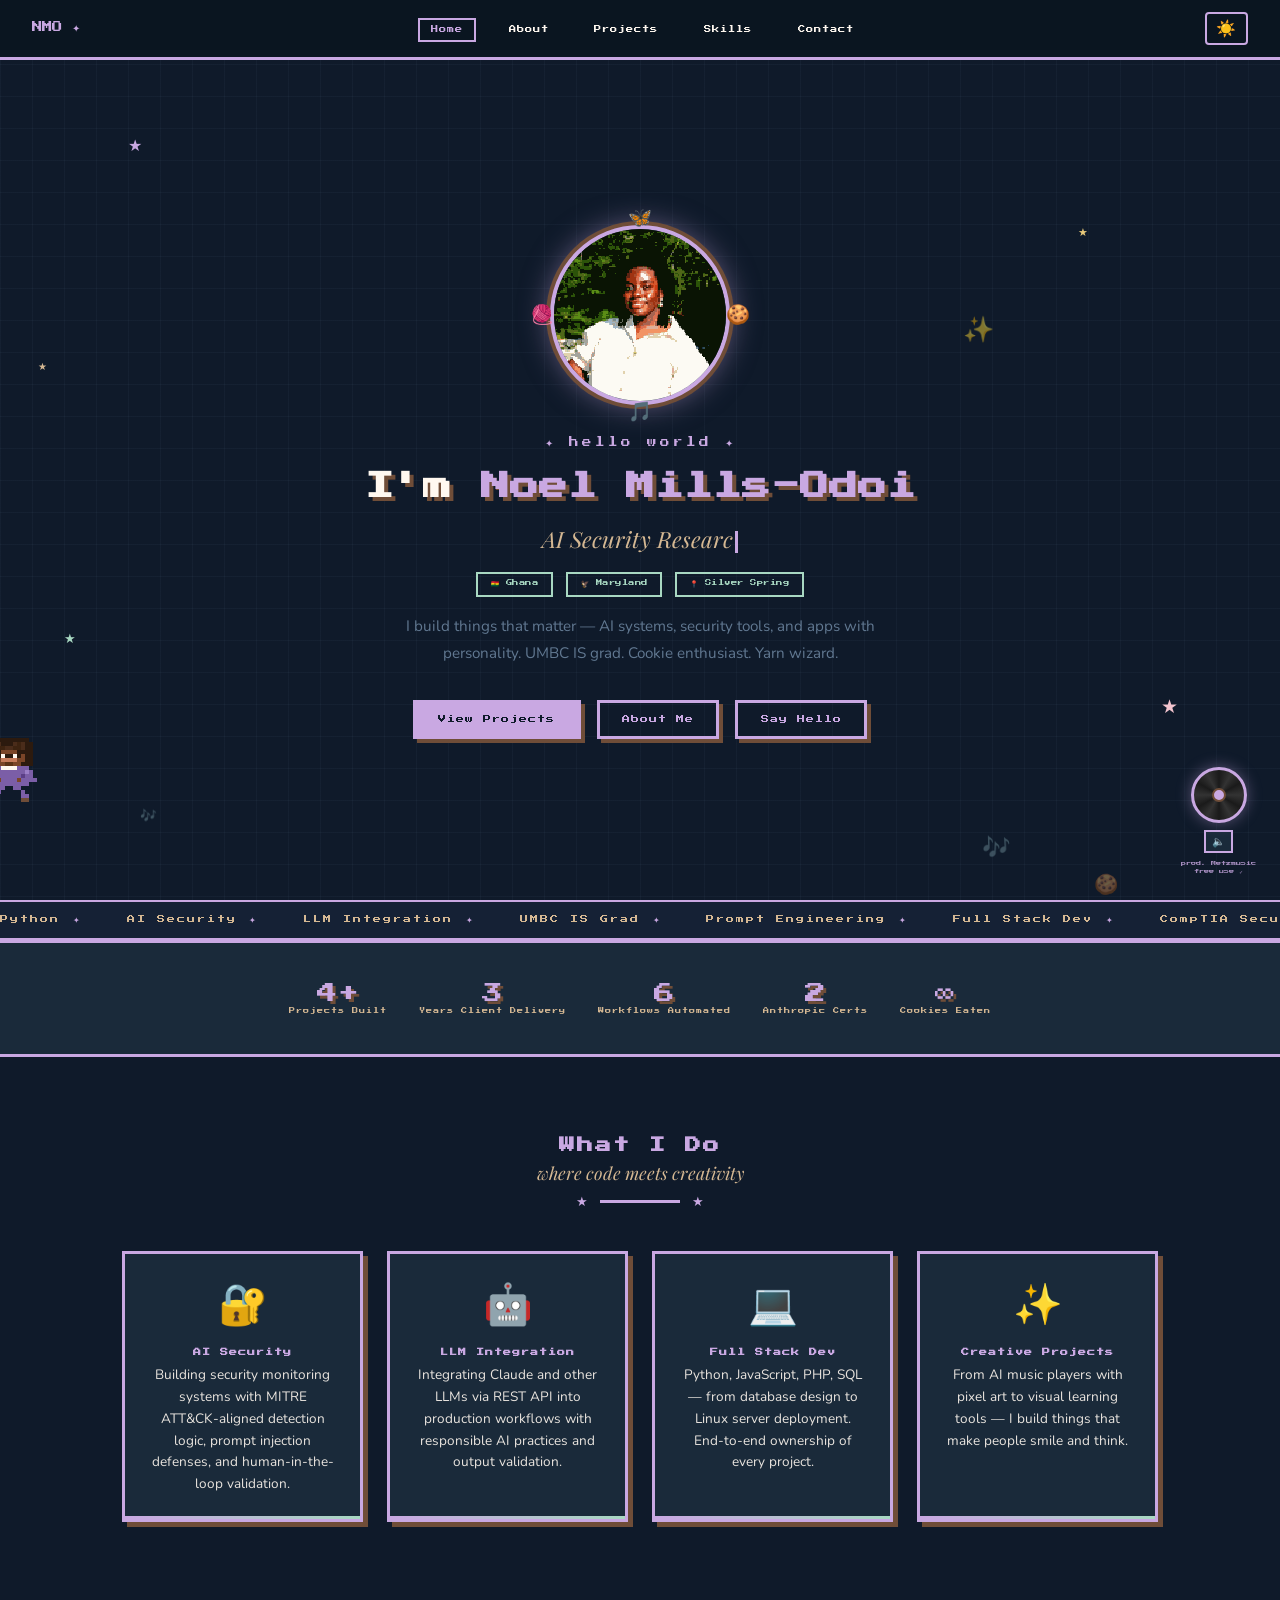
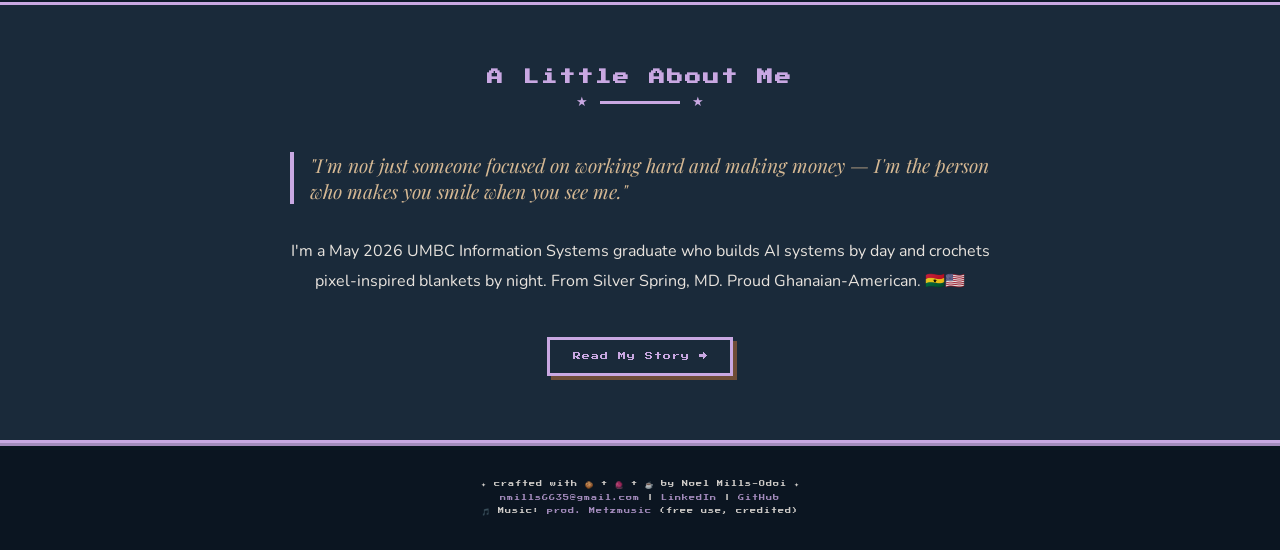
<file: index.html>
<!DOCTYPE html>
<html lang="en">
<head>
<meta charset="UTF-8"/>
<meta name="viewport" content="width=device-width, initial-scale=1.0"/>
<title>Noel Mills-Odoi | Portfolio</title>
<link rel="preconnect" href="https://fonts.googleapis.com"/>
<link rel="preconnect" href="https://fonts.gstatic.com" crossorigin/>
<link href="https://fonts.googleapis.com/css2?family=Press+Start+2P&family=Nunito:wght@400;600;700;800&family=Playfair+Display:ital,wght@0,700;1,400&display=swap" rel="stylesheet"/>
<style>
:root{
  --navy:#25344F;--slate:#617891;--tan:#D5B893;--coffee:#6F4D38;
  --crimson:#632024;--lav:#C9A8E2;--mint:#A8D8C2;--cream:#FFF8F0;
  --gold:#E8C97A;--pink:#F2C4CE;
  --bg:#0F1A2A;--card:#1a2a3a;--text:#FFF8F0;--accent:#C9A8E2;--nav:#0a1520;
}
body.light{--bg:#FFF8F0;--card:#fff;--text:#1a1a2e;--nav:#FFF8F0;--accent:#6F4D38;}
*,*::before,*::after{margin:0;padding:0;box-sizing:border-box;}
html{scroll-behavior:smooth;}
body{font-family:'Nunito',sans-serif;background:var(--bg);color:var(--text);min-height:100vh;overflow-x:hidden;transition:background .3s,color .3s;}

nav{position:fixed;top:0;left:0;right:0;z-index:1000;background:var(--nav);border-bottom:3px solid var(--accent);padding:.75rem 2rem;display:flex;align-items:center;justify-content:space-between;}
.logo{font-family:'Press Start 2P',monospace;font-size:.65rem;color:var(--accent);text-decoration:none;}
.nav-links{display:flex;gap:1.2rem;list-style:none;}
.nav-links a{font-family:'Press Start 2P',monospace;font-size:.45rem;color:var(--text);text-decoration:none;padding:.4rem .7rem;border:2px solid transparent;transition:.3s;letter-spacing:1px;}
.nav-links a:hover,.nav-links a.active{color:var(--accent);border-color:var(--accent);}
.theme-btn{background:none;border:2px solid var(--accent);color:var(--accent);font-size:1rem;cursor:pointer;padding:.3rem .6rem;border-radius:4px;}

.vinyl-wrap{position:fixed;bottom:1.5rem;right:1.5rem;z-index:999;display:flex;flex-direction:column;align-items:center;gap:.4rem;}
.vinyl{width:56px;height:56px;border-radius:50%;background:conic-gradient(#1a1a1a 0deg,#333 30deg,#1a1a1a 60deg,#333 90deg,#1a1a1a 120deg,#333 150deg,#1a1a1a 180deg,#333 210deg,#1a1a1a 240deg,#333 270deg,#1a1a1a 300deg,#333 330deg,#1a1a1a 360deg);border:3px solid var(--accent);cursor:pointer;position:relative;box-shadow:0 0 15px rgba(201,168,226,.4);}
.vinyl::after{content:'';position:absolute;top:50%;left:50%;transform:translate(-50%,-50%);width:14px;height:14px;border-radius:50%;background:var(--lav);border:2px solid var(--coffee);}
.vinyl.spin{animation:vspin 3s linear infinite;}
.mute-btn{background:var(--card);border:2px solid var(--accent);color:var(--accent);font-size:.65rem;cursor:pointer;padding:.2rem .4rem;font-family:'Press Start 2P',monospace;}
.vinyl-label{font-family:'Press Start 2P',monospace;font-size:.32rem;color:var(--accent);text-align:center;opacity:.8;line-height:1.6;}

#floats{position:fixed;top:0;left:0;width:100%;height:100%;pointer-events:none;z-index:0;overflow:hidden;}

#walker{position:fixed;bottom:90px;z-index:998;pointer-events:none;display:flex;flex-direction:column;align-items:center;}
.bubble{background:var(--cream);color:#1a1a2e;border:2px solid var(--navy);border-radius:8px;padding:.3rem .5rem;font-family:'Press Start 2P',monospace;font-size:.3rem;margin-bottom:4px;white-space:nowrap;opacity:0;transition:opacity .3s;}

.hero{min-height:100vh;display:flex;flex-direction:column;align-items:center;justify-content:center;position:relative;padding:6rem 2rem 2rem;text-align:center;}
.hero-grid{position:absolute;inset:0;background-image:linear-gradient(rgba(97,120,145,.08) 1px,transparent 1px),linear-gradient(90deg,rgba(97,120,145,.08) 1px,transparent 1px);background-size:32px 32px;}
.hero-content{position:relative;z-index:2;}

.av-wrap{position:relative;width:180px;height:180px;margin:0 auto 2rem;}
.av-ring{width:180px;height:180px;border-radius:50%;border:4px solid var(--lav);box-shadow:0 0 0 4px var(--coffee),0 0 30px rgba(201,168,226,.5);overflow:hidden;background:var(--navy);display:flex;align-items:center;justify-content:center;animation:pglow 3s ease-in-out infinite;}
.av-ring img{width:180px;height:180px;object-fit:cover;image-rendering:pixelated;}
.orbit{position:absolute;inset:-20px;animation:vspin 12s linear infinite;pointer-events:none;}
.orbit span{position:absolute;font-size:1.2rem;}
.orbit span:nth-child(1){top:0;left:50%;transform:translateX(-50%);}
.orbit span:nth-child(2){top:50%;right:0;transform:translateY(-50%);}
.orbit span:nth-child(3){bottom:0;left:50%;transform:translateX(-50%);}
.orbit span:nth-child(4){top:50%;left:0;transform:translateY(-50%);}

.greeting{font-family:'Press Start 2P',monospace;font-size:.6rem;color:var(--lav);letter-spacing:3px;margin-bottom:1rem;}
.hero-name{font-family:'Press Start 2P',monospace;font-size:clamp(.9rem,3.5vw,1.8rem);color:var(--text);line-height:1.5;margin-bottom:1rem;text-shadow:4px 4px 0 var(--coffee);}
.hero-name span{color:var(--lav);}
.tagline{font-family:'Playfair Display',serif;font-size:clamp(1rem,2.5vw,1.4rem);color:var(--tan);font-style:italic;margin-bottom:.5rem;min-height:2rem;}
.cursor{display:inline-block;width:3px;height:1em;background:var(--lav);margin-left:2px;animation:blink 1s step-end infinite;vertical-align:middle;}
.locs{display:flex;gap:.8rem;justify-content:center;margin:1rem 0;flex-wrap:wrap;}
.loc{font-family:'Press Start 2P',monospace;font-size:.4rem;padding:.4rem .8rem;border:2px solid var(--mint);color:var(--mint);letter-spacing:.5px;}
.hero-sub{font-size:.95rem;color:var(--slate);max-width:500px;line-height:1.8;margin:.5rem auto 2rem;}
.ctas{display:flex;gap:1rem;justify-content:center;flex-wrap:wrap;}

.star{position:absolute;pointer-events:none;color:var(--lav);animation:twinkle 2s ease-in-out infinite;}

.btn{font-family:'Press Start 2P',monospace;font-size:.5rem;padding:.8rem 1.4rem;border:3px solid var(--accent);background:transparent;color:var(--accent);cursor:pointer;text-decoration:none;letter-spacing:1px;transition:.3s;display:inline-block;box-shadow:4px 4px 0 var(--coffee);}
.btn:hover{background:var(--accent);color:var(--bg);transform:translate(-2px,-2px);box-shadow:6px 6px 0 var(--coffee);}
.btn.fill{background:var(--accent);color:var(--bg);}
.btn.fill:hover{background:transparent;color:var(--accent);}

.marquee-wrap{overflow:hidden;padding:.8rem 0;border-top:2px solid var(--accent);border-bottom:2px solid var(--accent);background:rgba(37,52,79,.3);}
.marquee-track{display:flex;gap:2rem;width:max-content;animation:mscroll 30s linear infinite;}
.mi{font-family:'Press Start 2P',monospace;font-size:.5rem;color:var(--tan);white-space:nowrap;letter-spacing:2px;}
.dot{color:var(--lav);margin:0 .8rem;}

.stats{display:flex;justify-content:center;gap:2rem;flex-wrap:wrap;padding:2.5rem 2rem;background:var(--card);border-top:3px solid var(--accent);border-bottom:3px solid var(--accent);}
.stat{text-align:center;}
.stat-n{font-family:'Press Start 2P',monospace;font-size:1.3rem;color:var(--lav);display:block;text-shadow:3px 3px 0 var(--coffee);}
.stat-l{font-family:'Press Start 2P',monospace;font-size:.38rem;color:var(--tan);letter-spacing:1px;margin-top:.3rem;display:block;}

.features{padding:5rem 2rem;max-width:1100px;margin:0 auto;}
.sec-title{font-family:'Press Start 2P',monospace;font-size:clamp(.7rem,2vw,1rem);color:var(--accent);text-align:center;margin-bottom:.5rem;letter-spacing:2px;}
.sec-sub{font-family:'Playfair Display',serif;font-size:1.1rem;color:var(--tan);text-align:center;font-style:italic;margin-bottom:1rem;}
.divider{width:80px;height:3px;background:var(--accent);margin:1rem auto 3rem;position:relative;}
.divider::before,.divider::after{content:'★';position:absolute;top:50%;transform:translateY(-50%);color:var(--accent);font-size:.8rem;}
.divider::before{left:-1.5rem;}.divider::after{right:-1.5rem;}
.feat-grid{display:grid;grid-template-columns:repeat(auto-fit,minmax(240px,1fr));gap:1.5rem;}
.feat-card{background:var(--card);border:3px solid var(--accent);padding:1.5rem;text-align:center;box-shadow:5px 5px 0 var(--coffee);transition:.3s;position:relative;overflow:hidden;}
.feat-card::after{content:'';position:absolute;bottom:0;left:0;right:0;height:3px;background:linear-gradient(90deg,var(--lav),var(--mint),var(--gold));background-size:200% 100%;animation:shimmer 3s linear infinite;}
.feat-card:hover{transform:translate(-3px,-3px);box-shadow:8px 8px 0 var(--coffee);}
.feat-icon{font-size:2.5rem;display:block;margin-bottom:1rem;animation:bidl 2s ease-in-out infinite;}
.feat-title{font-family:'Press Start 2P',monospace;font-size:.5rem;color:var(--accent);margin-bottom:.5rem;letter-spacing:1px;}
.feat-desc{font-size:.85rem;opacity:.9;line-height:1.6;}

.teaser{background:var(--card);border-top:3px solid var(--accent);border-bottom:3px solid var(--accent);padding:4rem 2rem;}
.teaser-inner{max-width:700px;margin:0 auto;text-align:center;}
.quote{font-family:'Playfair Display',serif;font-size:1.2rem;color:var(--tan);font-style:italic;border-left:4px solid var(--lav);padding-left:1rem;text-align:left;margin:2rem 0;}
.teaser-inner p{font-size:1rem;line-height:1.9;opacity:.9;margin-bottom:1rem;}

footer{background:var(--nav);border-top:3px solid var(--accent);padding:2rem;text-align:center;font-family:'Press Start 2P',monospace;font-size:.38rem;opacity:.8;line-height:2.2;letter-spacing:1px;}
footer a{color:var(--accent);text-decoration:none;}

@keyframes vspin{from{transform:rotate(0deg)}to{transform:rotate(360deg)}}
@keyframes pglow{0%,100%{box-shadow:0 0 0 4px var(--coffee),0 0 15px rgba(201,168,226,.3)}50%{box-shadow:0 0 0 4px var(--coffee),0 0 30px rgba(201,168,226,.7)}}
@keyframes blink{0%,100%{opacity:1}50%{opacity:0}}
@keyframes twinkle{0%,100%{opacity:.3;transform:scale(.8)}50%{opacity:1;transform:scale(1.2)}}
@keyframes bidl{0%,100%{transform:translateY(0)}50%{transform:translateY(-6px)}}
@keyframes mscroll{from{transform:translateX(0)}to{transform:translateX(-50%)}}
@keyframes shimmer{0%{background-position:-200% center}100%{background-position:200% center}}
@keyframes fbounce{0%,100%{transform:translateY(0)}50%{transform:translateY(-15px)}}

@media(max-width:768px){.nav-links{gap:.6rem}.nav-links a{font-size:.38rem;padding:.3rem .4rem}.hero-name{font-size:1rem}.stats{gap:1rem}}
</style>
</head>
<body>

<div id="floats"></div>

<div id="walker">
  <div class="bubble" id="bubble"></div>
  <canvas id="walkCanvas" style="image-rendering:pixelated;"></canvas>
</div>

<nav>
  <a href="index.html" class="logo">NMO ✦</a>
  <ul class="nav-links">
    <li><a href="index.html" class="active">Home</a></li>
    <li><a href="about.html">About</a></li>
    <li><a href="projects.html">Projects</a></li>
    <li><a href="skills.html">Skills</a></li>
    <li><a href="contact.html">Contact</a></li>
  </ul>
  <button class="theme-btn" id="themeBtn">☀️</button>
</nav>

<div class="vinyl-wrap">
  <div class="vinyl" id="vinyl" title="Click to play music"></div>
  <button class="mute-btn" id="muteBtn">🔈</button>
  <div class="vinyl-label">prod. Metzmusic<br/>free use ✓</div>
</div>

<section class="hero">
  <div class="hero-grid"></div>
  <span class="star" style="top:15%;left:10%;font-size:1rem;animation-delay:.2s;">★</span>
  <span class="star" style="top:25%;right:15%;font-size:.7rem;color:var(--gold);animation-delay:.8s;">★</span>
  <span class="star" style="top:70%;left:5%;font-size:.8rem;color:var(--mint);animation-delay:.4s;">★</span>
  <span class="star" style="bottom:20%;right:8%;font-size:1.2rem;color:var(--pink);animation-delay:1s;">★</span>
  <span class="star" style="top:40%;left:3%;font-size:.6rem;color:var(--tan);animation-delay:.6s;">★</span>

  <div class="hero-content">
    <div class="av-wrap">
      <div class="av-ring">
        <img src="assets/avatar_hero.png" alt="Noel Mills-Odoi pixel avatar" id="heroImg"/>
      </div>
      <div class="orbit">
        <span>🦋</span><span>🍪</span><span>🎵</span><span>🧶</span>
      </div>
    </div>

    <p class="greeting">✦ hello world ✦</p>
    <h1 class="hero-name">I'm <span>Noel Mills-Odoi</span></h1>
    <p class="tagline" id="tagline"><span class="cursor"></span></p>

    <div class="locs">
      <span class="loc">🇬🇭 Ghana</span>
      <span class="loc">🦅 Maryland</span>
      <span class="loc">📍 Silver Spring</span>
    </div>

    <p class="hero-sub">
      I build things that matter — AI systems, security tools, and apps with personality.
      UMBC IS grad. Cookie enthusiast. Yarn wizard.
    </p>

    <div class="ctas">
      <a href="projects.html" class="btn fill">View Projects</a>
      <a href="about.html" class="btn">About Me</a>
      <a href="contact.html" class="btn">Say Hello</a>
    </div>
  </div>
</section>

<div class="marquee-wrap">
  <div class="marquee-track">
    <span class="mi">Python<span class="dot">✦</span></span>
    <span class="mi">AI Security<span class="dot">✦</span></span>
    <span class="mi">LLM Integration<span class="dot">✦</span></span>
    <span class="mi">UMBC IS Grad<span class="dot">✦</span></span>
    <span class="mi">Prompt Engineering<span class="dot">✦</span></span>
    <span class="mi">Full Stack Dev<span class="dot">✦</span></span>
    <span class="mi">CompTIA Security+<span class="dot">✦</span></span>
    <span class="mi">Open to Work<span class="dot">✦</span></span>
    <span class="mi">Python<span class="dot">✦</span></span>
    <span class="mi">AI Security<span class="dot">✦</span></span>
    <span class="mi">LLM Integration<span class="dot">✦</span></span>
    <span class="mi">UMBC IS Grad<span class="dot">✦</span></span>
    <span class="mi">Prompt Engineering<span class="dot">✦</span></span>
    <span class="mi">Full Stack Dev<span class="dot">✦</span></span>
  </div>
</div>

<div class="stats">
  <div class="stat"><span class="stat-n">4+</span><span class="stat-l">Projects Built</span></div>
  <div class="stat"><span class="stat-n">3</span><span class="stat-l">Years Client Delivery</span></div>
  <div class="stat"><span class="stat-n">6</span><span class="stat-l">Workflows Automated</span></div>
  <div class="stat"><span class="stat-n">2</span><span class="stat-l">Anthropic Certs</span></div>
  <div class="stat"><span class="stat-n">∞</span><span class="stat-l">Cookies Eaten</span></div>
</div>

<section class="features">
  <h2 class="sec-title">What I Do</h2>
  <p class="sec-sub">where code meets creativity</p>
  <div class="divider"></div>
  <div class="feat-grid">
    <div class="feat-card"><span class="feat-icon">🔐</span><h3 class="feat-title">AI Security</h3><p class="feat-desc">Building security monitoring systems with MITRE ATT&CK-aligned detection logic, prompt injection defenses, and human-in-the-loop validation.</p></div>
    <div class="feat-card"><span class="feat-icon">🤖</span><h3 class="feat-title">LLM Integration</h3><p class="feat-desc">Integrating Claude and other LLMs via REST API into production workflows with responsible AI practices and output validation.</p></div>
    <div class="feat-card"><span class="feat-icon">💻</span><h3 class="feat-title">Full Stack Dev</h3><p class="feat-desc">Python, JavaScript, PHP, SQL — from database design to Linux server deployment. End-to-end ownership of every project.</p></div>
    <div class="feat-card"><span class="feat-icon">✨</span><h3 class="feat-title">Creative Projects</h3><p class="feat-desc">From AI music players with pixel art to visual learning tools — I build things that make people smile and think.</p></div>
  </div>
</section>

<section class="teaser">
  <div class="teaser-inner">
    <h2 class="sec-title">A Little About Me</h2>
    <div class="divider"></div>
    <blockquote class="quote">"I'm not just someone focused on working hard and making money — I'm the person who makes you smile when you see me."</blockquote>
    <p>I'm a May 2026 UMBC Information Systems graduate who builds AI systems by day and crochets pixel-inspired blankets by night. From Silver Spring, MD. Proud Ghanaian-American. 🇬🇭🇺🇸</p>
    <a href="about.html" class="btn" style="margin-top:1.5rem;display:inline-block;">Read My Story →</a>
  </div>
</section>

<footer>
  <p>✦ crafted with 🍪 + 🧶 + ☕ by Noel Mills-Odoi ✦</p>
  <p><a href="mailto:nmills6635@gmail.com">nmills6635@gmail.com</a> | <a href="https://linkedin.com/in/noel-mills-odoi" target="_blank">LinkedIn</a> | <a href="https://github.com/nmillso1" target="_blank">GitHub</a></p>
  <p>🎵 Music: <a href="https://bsta.rs/40xWSc" target="_blank">prod. Metzmusic</a> (free use, credited)</p>
</footer>

<script>
// ── THEME ──
const body = document.body;
const themeBtn = document.getElementById('themeBtn');
if(localStorage.getItem('theme')==='light'){body.classList.add('light');themeBtn.textContent='🌙';}
themeBtn.addEventListener('click',()=>{
  body.classList.toggle('light');
  const l=body.classList.contains('light');
  themeBtn.textContent=l?'🌙':'☀️';
  localStorage.setItem('theme',l?'light':'dark');
});

// ── AUDIO ──
let audio=null,playing=false;
const vinyl=document.getElementById('vinyl');
const muteBtn=document.getElementById('muteBtn');
function toggleAudio(){
  if(!audio){audio=new Audio('assets/ambient.mp3');audio.loop=true;audio.volume=0.35;}
  if(!playing){
    audio.play().catch(()=>{});
    playing=true;vinyl.classList.add('spin');muteBtn.textContent='🔊';
  }else{
    audio.pause();playing=false;vinyl.classList.remove('spin');muteBtn.textContent='🔈';
  }
}
vinyl.addEventListener('click',toggleAudio);
muteBtn.addEventListener('click',toggleAudio);

// ── CUTE CHIBI WALK SPRITE ──
const AV={
  '_':null,'S':'#7A4528','s':'#9B6040','d':'#5C3317',
  'H':'#2C1A0E','h':'#4A2C1A','L':'#3D2310',
  'f':'#D4826E','g':'#E8C97A','e':'#2C1A0E','W':'#FFF8F0',
  'P':'#C47A5A','K':'#D4926A',
  'A':'#7B5EA7','B':'#9B7EC7','C':'#5B3E87',
  'T':'#FFF8F0','t':'#E8DCC8',
  'N':'#E8C97A','R':'#D4A870',
  'J':'#3A5A8A','j':'#4A6A9A',
  'X':'#6B3D1E','G':'#6F4D38',
};

// Frame A -- left leg forward
const FA=[
  ['_','_','H','H','H','H','H','H','H','H','H','H','_','_','_','_'],
  ['_','H','h','L','h','H','H','H','h','L','h','H','H','_','_','_'],
  ['_','H','h','L','L','L','h','h','L','L','h','H','H','_','_','_'],
  ['H','H','H','H','H','S','S','S','S','H','H','H','H','_','_','_'],
  ['H','H','_','S','e','W','e','e','W','e','S','H','H','_','_','_'],
  ['H','H','_','S','S','P','P','P','P','S','S','H','H','_','_','_'],
  ['_','H','H','H','S','S','d','d','S','S','H','H','H','_','_','_'],
  ['_','_','A','A','A','T','T','T','T','A','A','A','_','_','_','_'],
  ['_','A','B','A','A','A','A','A','A','A','A','B','A','_','_','_'],
  ['_','A','A','C','A','A','A','A','A','A','C','A','A','_','_','_'],
  ['A','A','A','A','S','A','A','A','A','S','A','A','A','A','_','_'],
  ['_','_','_','A','A','A','A','A','A','A','A','A','_','_','_','_'],
  ['_','_','_','_','A','A','_','_','A','A','_','_','_','_','_','_'],
  ['_','_','_','A','A','_','_','_','_','_','A','_','_','_','_','_'],
  ['_','_','A','A','_','_','_','_','_','_','A','A','_','_','_','_'],
  ['_','_','G','G','_','_','_','_','_','_','G','G','_','_','_','_'],
  ['_','_','_','_','_','_','_','_','_','_','_','_','_','_','_','_'],
  ['_','_','_','_','_','_','_','_','_','_','_','_','_','_','_','_'],
];

// Frame B -- right leg forward
const FB=[
  ['_','_','H','H','H','H','H','H','H','H','H','H','_','_','_','_'],
  ['_','H','h','L','h','H','H','H','h','L','h','H','H','_','_','_'],
  ['_','H','h','L','L','L','h','h','L','L','h','H','H','_','_','_'],
  ['H','H','H','H','H','S','S','S','S','H','H','H','H','_','_','_'],
  ['H','H','_','S','e','W','e','e','W','e','S','H','H','_','_','_'],
  ['H','H','_','S','S','P','P','P','P','S','S','H','H','_','_','_'],
  ['_','H','H','H','S','S','d','d','S','S','H','H','H','_','_','_'],
  ['_','_','A','A','A','T','T','T','T','A','A','A','_','_','_','_'],
  ['_','A','B','A','A','A','A','A','A','A','A','B','A','_','_','_'],
  ['_','A','A','C','A','A','A','A','A','A','C','A','A','_','_','_'],
  ['A','A','A','A','S','A','A','A','A','S','A','A','A','A','_','_'],
  ['_','_','_','A','A','A','A','A','A','A','A','A','_','_','_','_'],
  ['_','_','_','_','A','A','_','_','A','A','_','_','_','_','_','_'],
  ['_','_','_','_','A','_','_','_','_','A','A','_','_','_','_','_'],
  ['_','_','_','_','A','A','_','_','_','_','A','A','_','_','_','_'],
  ['_','_','_','_','G','G','_','_','_','_','G','G','_','_','_','_'],
  ['_','_','_','_','_','_','_','_','_','_','_','_','_','_','_','_'],
  ['_','_','_','_','_','_','_','_','_','_','_','_','_','_','_','_'],
];

const walkCanvas=document.getElementById('walkCanvas');
let walkFrame=0,walkerX=-80,walkerDir=1,bubbleTimer=0,sayIdx=0;
const sayings=['hello world! ✨','hire me pls 👩‍💻','i love cookies 🍪','SZA is life 🎵','be kind 💜','debug mode: on 🐛','crocheting 🧶','Ghana represent 🇬🇭'];
const bubbleEl=document.getElementById('bubble');
const walker=document.getElementById('walker');

function drawWalk(){
  const sprite=Math.floor(walkFrame/12)%2===0?FA:FB;
  const ctx=walkCanvas.getContext('2d');
  ctx.imageSmoothingEnabled=false;
  const W=sprite[0].length,H=sprite.length,SC=4;
  walkCanvas.width=W*SC;walkCanvas.height=H*SC;
  ctx.clearRect(0,0,walkCanvas.width,walkCanvas.height);
  sprite.forEach((row,y)=>row.forEach((cell,x)=>{
    const c=AV[cell];if(c){ctx.fillStyle=c;ctx.fillRect(x*SC,y*SC,SC,SC);}
  }));
}

function animateWalker(){
  walkerX+=0.8*walkerDir;
  if(walkerX>window.innerWidth+80){walkerDir=-1;walker.style.transform='scaleX(-1)';}
  if(walkerX<-80){walkerDir=1;walker.style.transform='scaleX(1)';}
  walker.style.left=walkerX+'px';
  // counter-flip bubble so text stays readable
  bubbleEl.style.transform=walkerDir===-1?'scaleX(-1)':'scaleX(1)';
  walkFrame++;
  bubbleTimer++;
  if(bubbleTimer>280){
    bubbleTimer=0;
    bubbleEl.textContent=sayings[sayIdx++%sayings.length];
    bubbleEl.style.opacity='1';
    setTimeout(()=>{bubbleEl.style.opacity='0';},2500);
  }
  drawWalk();
  requestAnimationFrame(animateWalker);
}
animateWalker();

// ── CURSOR TRAIL ──
document.addEventListener('mousemove',e=>{
  const el=document.createElement('div');
  el.textContent=['✨','⭐','💜','🌸','🍪'][Math.floor(Math.random()*5)];
  el.style.cssText=`position:fixed;left:${e.clientX}px;top:${e.clientY}px;font-size:.8rem;pointer-events:none;z-index:9999;opacity:1;transition:opacity .8s,transform .8s;transform:translateY(0);`;
  document.body.appendChild(el);
  requestAnimationFrame(()=>{el.style.opacity='0';el.style.transform='translateY(-20px)';});
  setTimeout(()=>el.remove(),800);
});

// ── FLOATING ELEMENTS ──
const floats=document.getElementById('floats');
const emojis=['🦋','🍪','🎵','🧶','⭐','🌸','✨','🎶'];
function spawnFloat(){
  const el=document.createElement('div');
  el.textContent=emojis[Math.floor(Math.random()*emojis.length)];
  el.style.cssText=`position:absolute;left:${Math.random()*100}%;top:${Math.random()*100}%;font-size:${.8+Math.random()*.8}rem;opacity:${.3+Math.random()*.4};animation:fbounce ${3+Math.random()*4}s ease-in-out ${Math.random()*2}s infinite;pointer-events:none;`;
  floats.appendChild(el);
  setTimeout(()=>el.remove(),12000);
}
for(let i=0;i<8;i++)setTimeout(spawnFloat,i*400);
setInterval(spawnFloat,2500);

// ── TYPING TAGLINE ──
const tags=['AI Security Researcher','Software Engineer','Cookie Scientist 🍪','LLM Whisperer','UMBC IS Grad \'26','Crochet Enthusiast 🧶'];
let ti=0,ci=0,del=false;
const tagEl=document.getElementById('tagline');
function type(){
  const cur=tags[ti];
  if(!del){ci++;tagEl.innerHTML=cur.substring(0,ci)+'<span class="cursor"></span>';
    if(ci===cur.length){del=true;setTimeout(type,2000);return;}
  }else{ci--;tagEl.innerHTML=cur.substring(0,ci)+'<span class="cursor"></span>';
    if(ci===0){del=false;ti=(ti+1)%tags.length;}
  }
  setTimeout(type,del?50:80);
}
type();
</script>
</body>
</html>
</file>
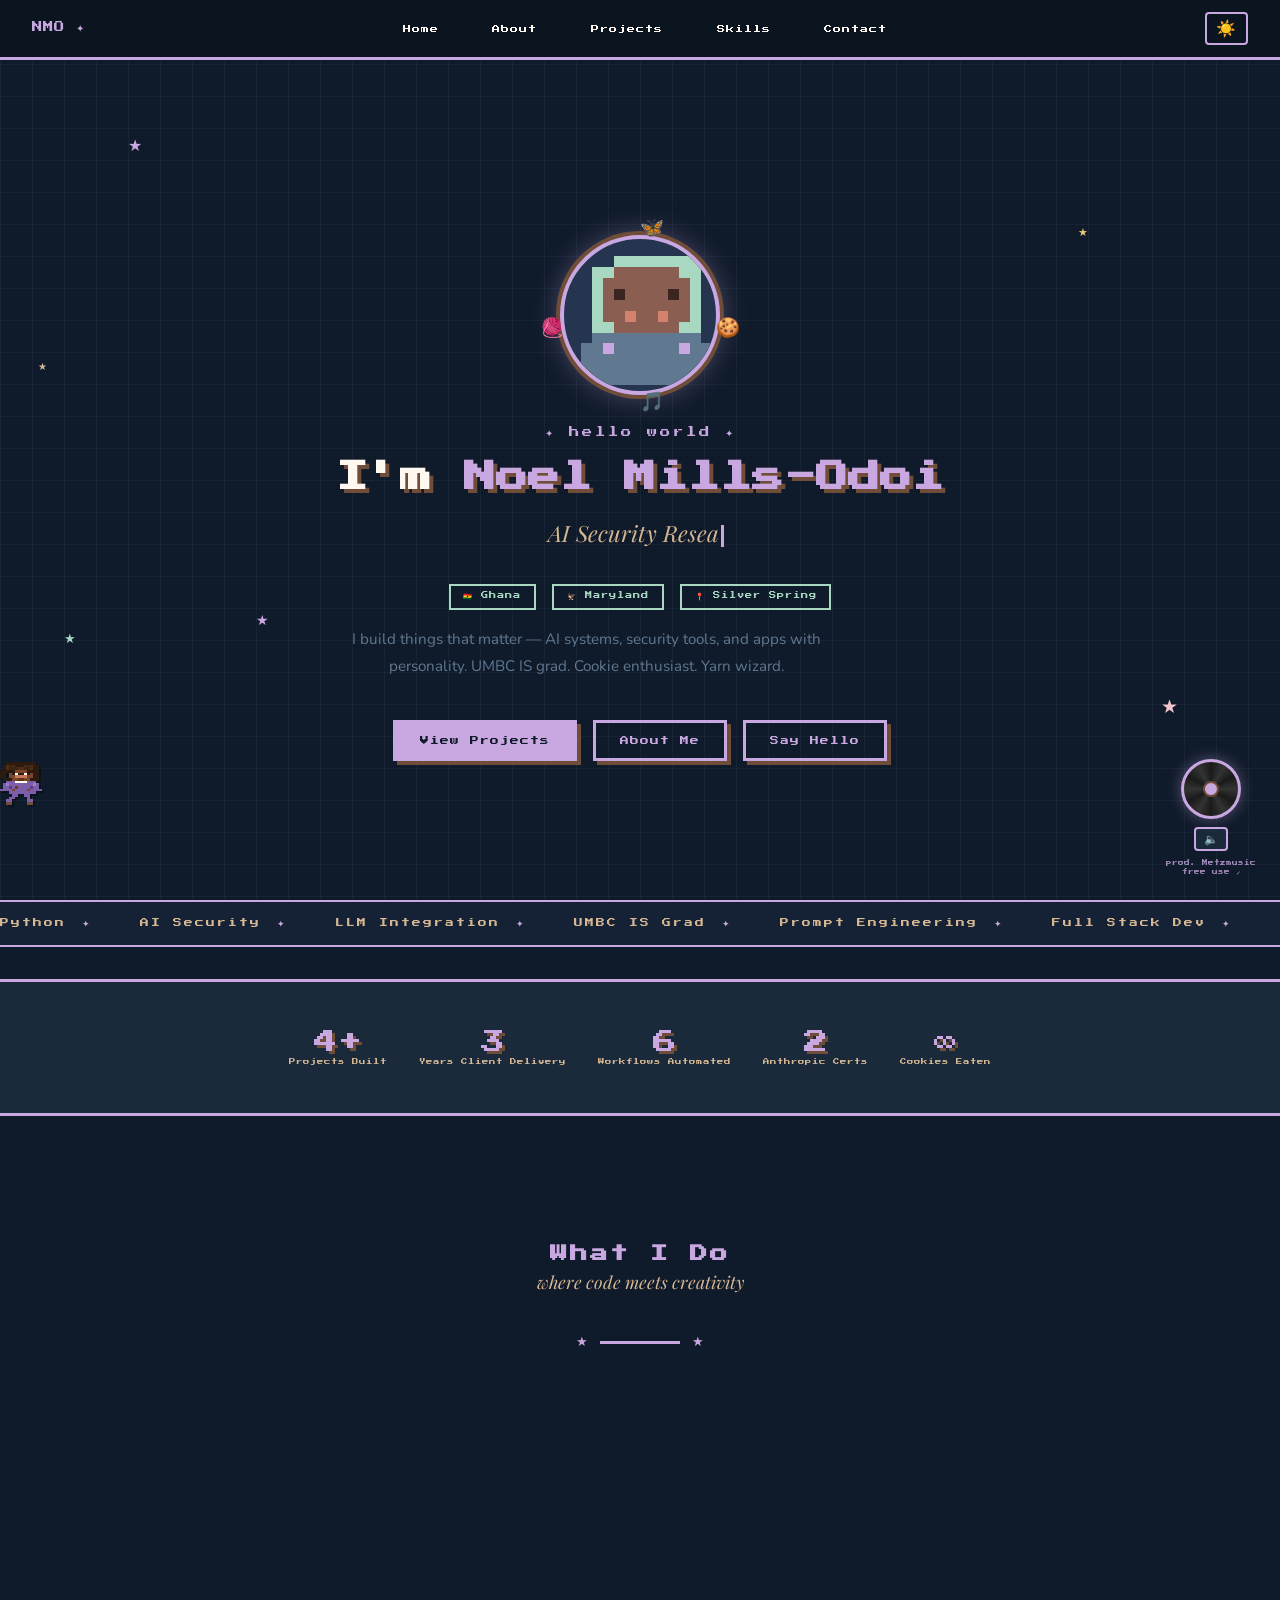
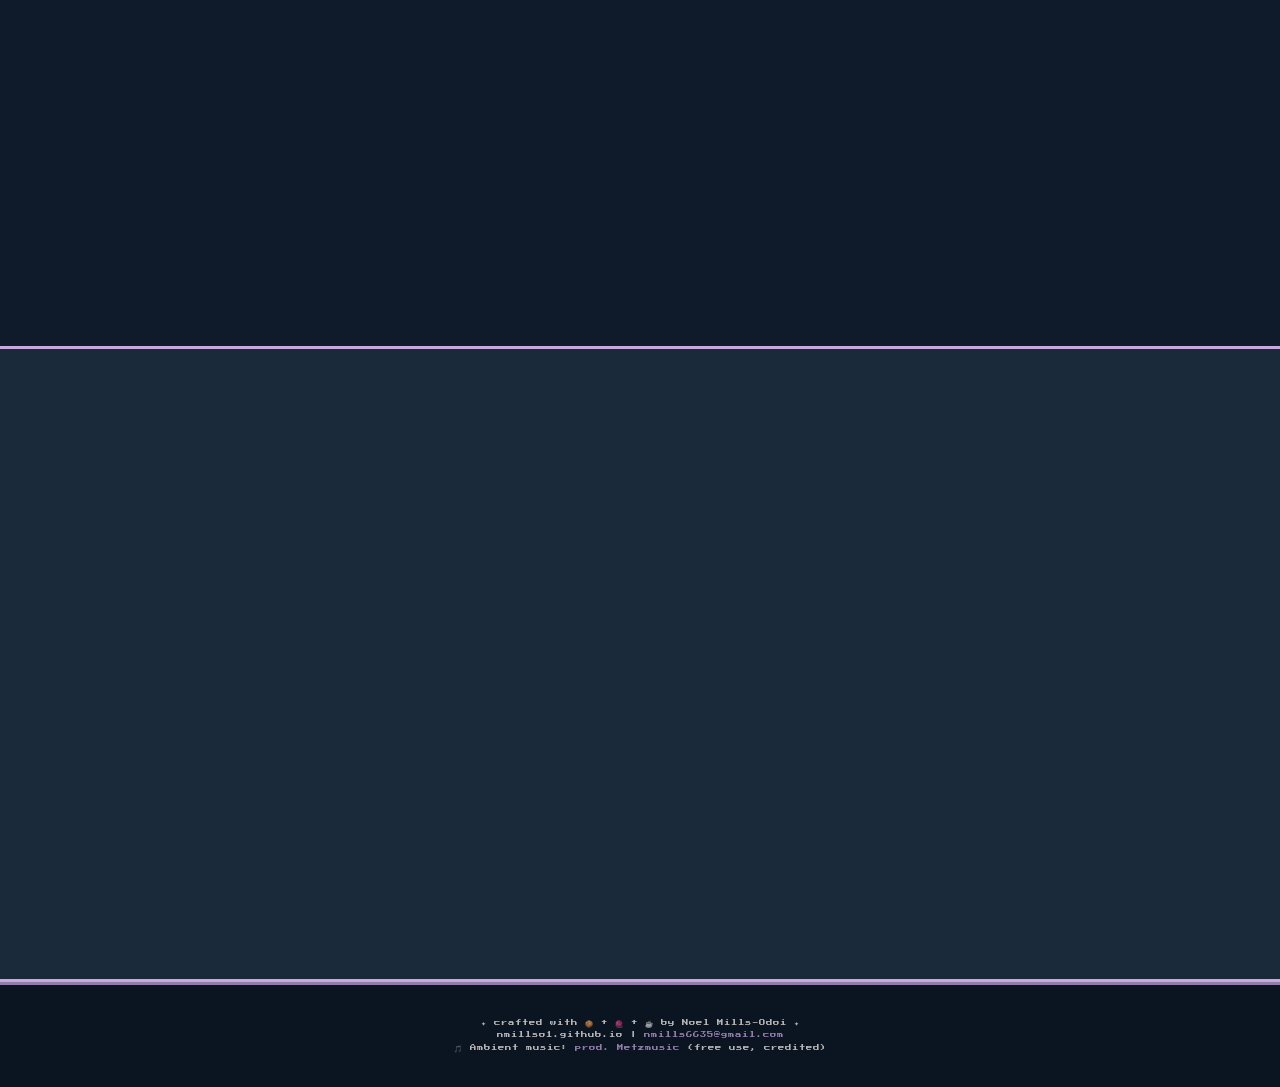
<file: noel-portfolio/index.html>
<!DOCTYPE html>
<html lang="en">
<head>
  <meta charset="UTF-8" />
  <meta name="viewport" content="width=device-width, initial-scale=1.0" />
  <title>Noel Mills-Odoi | Portfolio</title>
  <link rel="stylesheet" href="css/style.css" />
  <style>
    /* ---- Home-specific styles ---- */
    .hero-avatar-area {
      position: relative;
      margin: 2rem auto;
      width: 160px;
      height: 160px;
    }

    .hero-avatar-ring {
      width: 160px;
      height: 160px;
      border-radius: 50%;
      border: 4px solid var(--lavender);
      box-shadow: 0 0 0 4px var(--coffee), 0 0 30px rgba(201,168,226,0.4);
      overflow: hidden;
      background: var(--navy);
      display: flex;
      align-items: center;
      justify-content: center;
      animation: pulse-glow 3s ease-in-out infinite;
    }

    .hero-avatar-ring canvas {
      width: 140px;
      height: 140px;
      image-rendering: pixelated;
    }

    .orbit-icons {
      position: absolute;
      inset: -20px;
      animation: spin 12s linear infinite;
    }

    .orbit-icon {
      position: absolute;
      font-size: 1.2rem;
    }

    .orbit-icon:nth-child(1) { top: 0; left: 50%; transform: translateX(-50%); }
    .orbit-icon:nth-child(2) { top: 50%; right: 0; transform: translateY(-50%); }
    .orbit-icon:nth-child(3) { bottom: 0; left: 50%; transform: translateX(-50%); }
    .orbit-icon:nth-child(4) { top: 50%; left: 0; transform: translateY(-50%); }

    .typing-cursor {
      display: inline-block;
      width: 3px;
      height: 1em;
      background: var(--lavender);
      margin-left: 2px;
      animation: blink 1s step-end infinite;
      vertical-align: middle;
    }

    /* ---- Featured sections ---- */
    .featured-grid {
      display: grid;
      grid-template-columns: repeat(auto-fit, minmax(250px, 1fr));
      gap: 1.5rem;
      max-width: 1000px;
      margin: 0 auto;
    }

    .feature-card {
      background: var(--card-bg);
      border: 3px solid var(--accent);
      padding: 1.5rem;
      text-align: center;
      box-shadow: 5px 5px 0 var(--coffee);
      transition: all 0.3s ease;
      position: relative;
      overflow: hidden;
    }

    .feature-card::after {
      content: '';
      position: absolute;
      bottom: 0; left: 0; right: 0;
      height: 3px;
      background: linear-gradient(90deg, var(--lavender), var(--mint), var(--gold));
      background-size: 200% 100%;
      animation: shimmer 3s linear infinite;
    }

    .feature-card:hover {
      transform: translate(-3px, -3px);
      box-shadow: 8px 8px 0 var(--coffee);
    }

    .feature-icon {
      font-size: 2.5rem;
      display: block;
      margin-bottom: 1rem;
      animation: bounce-idle 2s ease-in-out infinite;
    }

    .feature-title {
      font-family: var(--font-pixel);
      font-size: 0.55rem;
      color: var(--accent);
      margin-bottom: 0.5rem;
      letter-spacing: 1px;
    }

    .feature-desc {
      font-size: 0.85rem;
      color: var(--text);
      opacity: 0.85;
      line-height: 1.6;
    }

    /* ---- Quick stats ---- */
    .stats-bar {
      display: flex;
      justify-content: center;
      gap: 2rem;
      flex-wrap: wrap;
      padding: 3rem 2rem;
      background: var(--card-bg);
      border-top: 3px solid var(--accent);
      border-bottom: 3px solid var(--accent);
      margin: 2rem 0;
    }

    .stat-item {
      text-align: center;
    }

    .stat-number {
      font-family: var(--font-pixel);
      font-size: 1.5rem;
      color: var(--lavender);
      display: block;
      text-shadow: 3px 3px 0 var(--coffee);
    }

    .stat-label {
      font-family: var(--font-pixel);
      font-size: 0.4rem;
      color: var(--tan);
      letter-spacing: 1px;
      margin-top: 0.3rem;
      display: block;
    }

    /* ---- Marquee ---- */
    .marquee-wrap {
      overflow: hidden;
      padding: 1rem 0;
      border-top: 2px solid var(--accent);
      border-bottom: 2px solid var(--accent);
      background: rgba(37,52,79,0.3);
    }

    .marquee-track {
      display: flex;
      gap: 2rem;
      width: max-content;
      animation: marqueeScroll 30s linear infinite;
    }

    .marquee-item {
      font-family: var(--font-pixel);
      font-size: 0.55rem;
      color: var(--tan);
      white-space: nowrap;
      letter-spacing: 2px;
    }

    .marquee-item .dot {
      color: var(--lavender);
      margin: 0 1rem;
    }

    /* ---- About teaser ---- */
    .about-teaser {
      max-width: 700px;
      margin: 0 auto;
      text-align: center;
    }

    .about-teaser p {
      font-size: 1rem;
      line-height: 1.9;
      color: var(--text);
      opacity: 0.9;
      margin-bottom: 1.5rem;
    }

    .about-teaser .quote {
      font-family: var(--font-serif);
      font-size: 1.3rem;
      color: var(--tan);
      font-style: italic;
      border-left: 4px solid var(--lavender);
      padding-left: 1rem;
      text-align: left;
      margin: 2rem 0;
    }

    /* ---- Ghana + MD flags ---- */
    .location-badges {
      display: flex;
      gap: 1rem;
      justify-content: center;
      margin: 1rem 0;
      flex-wrap: wrap;
    }

    .loc-badge {
      font-family: var(--font-pixel);
      font-size: 0.45rem;
      padding: 0.4rem 0.8rem;
      border: 2px solid var(--mint);
      color: var(--mint);
      letter-spacing: 1px;
    }
  </style>
</head>
<body>

<!-- Floating ambient elements -->
<div class="floating-elements" id="floatingElements"></div>

<!-- Walking avatar -->
<div class="avatar-walker" id="avatarWalker" style="bottom:90px;">
  <div class="avatar-bubble"></div>
  <canvas class="avatar-sprite" id="avatarCanvas" width="48" height="64"></canvas>
</div>

<!-- Navigation -->
<nav class="navbar">
  <a href="index.html" class="nav-logo">NMO ✦</a>
  <ul class="nav-links">
    <li><a href="index.html">Home</a></li>
    <li><a href="about.html">About</a></li>
    <li><a href="projects.html">Projects</a></li>
    <li><a href="skills.html">Skills</a></li>
    <li><a href="contact.html">Contact</a></li>
  </ul>
  <button class="theme-toggle" id="themeToggle">☀️</button>
</nav>

<!-- Vinyl audio player -->
<div class="vinyl-player">
  <div class="vinyl-record" id="vinyl" title="Click to play ambient music"></div>
  <button class="mute-btn" id="muteBtn">🔈</button>
  <div class="vinyl-label">prod. Metzmusic<br/>free use ✓</div>
</div>

<!-- ===== HERO ===== -->
<section class="hero">
  <div class="hero-bg-grid"></div>

  <!-- Pixel stars scattered -->
  <div style="position:absolute;inset:0;pointer-events:none;z-index:1;">
    <span style="position:absolute;top:15%;left:10%;font-size:1rem;color:var(--lavender);animation:star-twinkle 2s ease-in-out 0.2s infinite;">★</span>
    <span style="position:absolute;top:25%;right:15%;font-size:0.7rem;color:var(--gold);animation:star-twinkle 2.5s ease-in-out 0.8s infinite;">★</span>
    <span style="position:absolute;top:70%;left:5%;font-size:0.8rem;color:var(--mint);animation:star-twinkle 1.8s ease-in-out 0.4s infinite;">★</span>
    <span style="position:absolute;bottom:20%;right:8%;font-size:1.2rem;color:var(--soft-pink);animation:star-twinkle 3s ease-in-out 1s infinite;">★</span>
    <span style="position:absolute;top:40%;left:3%;font-size:0.6rem;color:var(--tan);animation:star-twinkle 2.2s ease-in-out 0.6s infinite;">★</span>
    <span style="position:absolute;bottom:30%;left:20%;font-size:0.9rem;color:var(--lavender);animation:star-twinkle 2.8s ease-in-out 1.2s infinite;">★</span>
  </div>

  <div class="hero-content" style="position:relative;z-index:2;">

    <!-- Avatar -->
    <div class="hero-avatar-area">
      <div class="hero-avatar-ring">
        <canvas id="heroAvatarCanvas" width="128" height="128" class="pixel-art"></canvas>
      </div>
      <div class="orbit-icons">
        <span class="orbit-icon">🦋</span>
        <span class="orbit-icon">🍪</span>
        <span class="orbit-icon">🎵</span>
        <span class="orbit-icon">🧶</span>
      </div>
    </div>

    <p class="hero-greeting">✦ hello world ✦</p>

    <h1 class="hero-name">
      I'm <span>Noel Mills-Odoi</span>
    </h1>

    <p class="hero-tagline" id="typingTagline">
      AI Security Researcher &amp; Software Engineer
      <span class="typing-cursor"></span>
    </p>

    <div class="location-badges">
      <span class="loc-badge">🇬🇭 Ghana</span>
      <span class="loc-badge">🦅 Maryland</span>
      <span class="loc-badge">📍 Silver Spring</span>
    </div>

    <p class="hero-sub">
      I build things that matter — AI systems, security tools, and apps with personality.
      UMBC IS grad. Cookie enthusiast. Yarn wizard.
    </p>

    <div class="hero-cta-group">
      <a href="projects.html" class="btn-pixel filled">View Projects</a>
      <a href="about.html" class="btn-pixel">About Me</a>
      <a href="contact.html" class="btn-pixel">Say Hello</a>
    </div>
  </div>
</section>

<!-- ===== MARQUEE ===== -->
<div class="marquee-wrap">
  <div class="marquee-track">
    <span class="marquee-item">Python<span class="dot">✦</span></span>
    <span class="marquee-item">AI Security<span class="dot">✦</span></span>
    <span class="marquee-item">LLM Integration<span class="dot">✦</span></span>
    <span class="marquee-item">UMBC IS Grad<span class="dot">✦</span></span>
    <span class="marquee-item">Prompt Engineering<span class="dot">✦</span></span>
    <span class="marquee-item">Full Stack Dev<span class="dot">✦</span></span>
    <span class="marquee-item">CompTIA Security+<span class="dot">✦</span></span>
    <span class="marquee-item">Open to Work<span class="dot">✦</span></span>
    <span class="marquee-item">Python<span class="dot">✦</span></span>
    <span class="marquee-item">AI Security<span class="dot">✦</span></span>
    <span class="marquee-item">LLM Integration<span class="dot">✦</span></span>
    <span class="marquee-item">UMBC IS Grad<span class="dot">✦</span></span>
    <span class="marquee-item">Prompt Engineering<span class="dot">✦</span></span>
    <span class="marquee-item">Full Stack Dev<span class="dot">✦</span></span>
  </div>
</div>

<!-- ===== STATS ===== -->
<div class="stats-bar">
  <div class="stat-item">
    <span class="stat-number">4+</span>
    <span class="stat-label">Projects Built</span>
  </div>
  <div class="stat-item">
    <span class="stat-number">3</span>
    <span class="stat-label">Years Client Delivery</span>
  </div>
  <div class="stat-item">
    <span class="stat-number">6</span>
    <span class="stat-label">Workflows Automated</span>
  </div>
  <div class="stat-item">
    <span class="stat-number">2</span>
    <span class="stat-label">Anthropic Certs</span>
  </div>
  <div class="stat-item">
    <span class="stat-number">∞</span>
    <span class="stat-label">Cookies Eaten</span>
  </div>
</div>

<!-- ===== FEATURES ===== -->
<section class="section" style="max-width:1100px;margin:0 auto;">
  <h2 class="section-title">What I Do</h2>
  <p class="section-sub">where code meets creativity</p>
  <div class="section-divider"></div>

  <div class="featured-grid">
    <div class="feature-card reveal">
      <span class="feature-icon">🔐</span>
      <h3 class="feature-title">AI Security</h3>
      <p class="feature-desc">Building security monitoring systems with MITRE ATT&CK-aligned detection logic, prompt injection defenses, and human-in-the-loop validation.</p>
    </div>
    <div class="feature-card reveal">
      <span class="feature-icon">🤖</span>
      <h3 class="feature-title">LLM Integration</h3>
      <p class="feature-desc">Integrating Claude and other LLMs via REST API into production workflows with responsible AI practices and output validation.</p>
    </div>
    <div class="feature-card reveal">
      <span class="feature-icon">💻</span>
      <h3 class="feature-title">Full Stack Dev</h3>
      <p class="feature-desc">Python, JavaScript, PHP, SQL — from database design to Linux server deployment. End-to-end ownership of every project.</p>
    </div>
    <div class="feature-card reveal">
      <span class="feature-icon">✨</span>
      <h3 class="feature-title">Creative Projects</h3>
      <p class="feature-desc">From AI music players with pixel art to visual learning tools — I build things that make people smile and think.</p>
    </div>
  </div>
</section>

<!-- ===== ABOUT TEASER ===== -->
<section class="section" style="background: var(--card-bg); border-top: 3px solid var(--accent); border-bottom: 3px solid var(--accent);">
  <div class="about-teaser reveal">
    <h2 class="section-title">A Little About Me</h2>
    <div class="section-divider"></div>

    <blockquote class="quote">
      "I'm not just someone focused on working hard and making money —
      I'm the person who makes you smile when you see me."
    </blockquote>

    <p>
      I'm a May 2026 UMBC Information Systems graduate who builds AI systems by day
      and crochets pixel-inspired blankets by night. The first thing out of my mouth
      will make you laugh or grin from ear to ear — and I'll show up when you need me.
    </p>

    <p>
      From Silver Spring, MD. Proud Ghanaian-American. 🇬🇭🇺🇸
      WiCyS president. Delegate Jheanelle Wilkins Scholar. Cookie scientist.
    </p>

    <a href="about.html" class="btn-pixel" style="margin-top:1.5rem;display:inline-block;">
      Read My Story →
    </a>
  </div>
</section>

<!-- ===== FOOTER ===== -->
<footer>
  <p>✦ crafted with 🍪 + 🧶 + ☕ by Noel Mills-Odoi ✦</p>
  <p>nmillso1.github.io | <a href="mailto:nmills6635@gmail.com">nmills6635@gmail.com</a></p>
  <p>🎵 Ambient music: <a href="https://bsta.rs/40xWSc" target="_blank">prod. Metzmusic</a> (free use, credited)</p>
</footer>

<script src="js/avatar.js"></script>
<script src="js/audio.js"></script>
<script src="js/main.js"></script>
<script>
  // Draw pixel avatar on hero canvas
  function drawHeroAvatar(canvas) {
    if (!canvas) return;
    const ctx = canvas.getContext('2d');
    ctx.imageSmoothingEnabled = false;
    const s = 10; // scale per pixel

    // Simple pixel portrait based on avatar (purple/brown tones, headphones, jacket)
    const pixels = [
      // Row 0-1: headphones top
      [0,0,0,0,2,2,2,2,2,2,2,2,0,0],
      [0,0,2,2,1,1,1,1,1,1,1,1,2,2],
      // Row 2-5: face
      [0,2,1,1,3,3,3,3,3,3,1,1,2,0],
      [0,2,1,3,3,3,3,3,3,3,3,1,2,0],
      [0,2,1,3,4,3,3,3,3,4,3,1,2,0],
      [0,2,1,3,3,3,3,3,3,3,3,1,2,0],
      // Row 6: smile
      [0,2,1,3,3,5,3,3,5,3,3,1,2,0],
      [0,2,1,1,3,3,3,3,3,3,1,1,2,0],
      // Row 8-11: body/jacket (blue/purple)
      [0,0,6,6,6,6,6,6,6,6,6,6,0,0],
      [0,6,6,7,6,6,6,6,6,6,7,6,6,0],
      [0,6,6,6,6,6,6,6,6,6,6,6,6,0],
      [0,6,6,6,6,6,6,6,6,6,6,6,6,0],
      // Row 12-13: bottom of jacket
      [0,0,6,6,6,6,6,6,6,6,6,6,0,0],
      [0,0,0,6,6,6,0,0,6,6,6,0,0,0],
    ];

    const colors = {
      1: '#A8D8C2',   // headphone pad
      2: '#25344F',   // headphone frame (dark)
      3: '#8B5E52',   // skin tone
      4: '#3a2520',   // eyes
      5: '#D4826E',   // lips
      6: '#617891',   // jacket blue-gray
      7: '#C9A8E2',   // jacket accents
    };

    // Hero avatar loaded from PNG via avatar.js

    pixels.forEach((row, y) => {
      row.forEach((cell, x) => {
        if (cell && colors[cell]) {
          ctx.fillStyle = colors[cell];
          ctx.fillRect(x * s, y * s, s, s);
        }
      });
    });
  }

  drawHeroAvatar(document.getElementById('heroAvatarCanvas'));

  // Draw walking avatar (same sprite, smaller)
  function drawWalkAvatar(canvas) {
    if (!canvas) return;
    const ctx = canvas.getContext('2d');
    ctx.imageSmoothingEnabled = false;
    const s = 4;

    const pixels = [
      [0,0,2,2,2,2,2,2,0,0],
      [0,2,1,1,1,1,1,1,2,0],
      [0,2,3,3,3,3,3,3,2,0],
      [0,2,3,4,3,3,4,3,2,0],
      [0,2,3,3,5,3,3,3,2,0],
      [0,0,6,6,6,6,6,6,0,0],
      [0,6,6,7,6,6,7,6,6,0],
      [0,6,6,6,6,6,6,6,6,0],
    ];

    const colors = {
      1: '#A8D8C2', 2: '#25344F', 3: '#8B5E52',
      4: '#3a2520', 5: '#D4826E', 6: '#617891', 7: '#C9A8E2',
    };

    canvas.width = 10 * s;
    canvas.height = 8 * s;

    pixels.forEach((row, y) => {
      row.forEach((cell, x) => {
        if (cell && colors[cell]) {
          ctx.fillStyle = colors[cell];
          ctx.fillRect(x * s, y * s, s, s);
        }
      });
    });
  }

  drawWalkAvatar(document.getElementById('avatarCanvas'));

  // Typing tagline effect
  const taglines = [
    'AI Security Researcher',
    'Software Engineer',
    'Cookie Scientist 🍪',
    'LLM Whisperer',
    'UMBC IS Grad \'26',
    'Crochet Enthusiast 🧶',
  ];

  let taglineIndex = 0;
  let charIndex = 0;
  let deleting = false;
  const taglineEl = document.getElementById('typingTagline');

  function typeEffect() {
    const current = taglines[taglineIndex];
    if (!deleting) {
      charIndex++;
      if (taglineEl) taglineEl.innerHTML = current.substring(0, charIndex) + '<span class="typing-cursor"></span>';
      if (charIndex === current.length) {
        deleting = true;
        setTimeout(typeEffect, 2000);
        return;
      }
    } else {
      charIndex--;
      if (taglineEl) taglineEl.innerHTML = current.substring(0, charIndex) + '<span class="typing-cursor"></span>';
      if (charIndex === 0) {
        deleting = false;
        taglineIndex = (taglineIndex + 1) % taglines.length;
      }
    }
    setTimeout(typeEffect, deleting ? 50 : 80);
  }

  typeEffect();
</script>
</body>
</html>
</file>
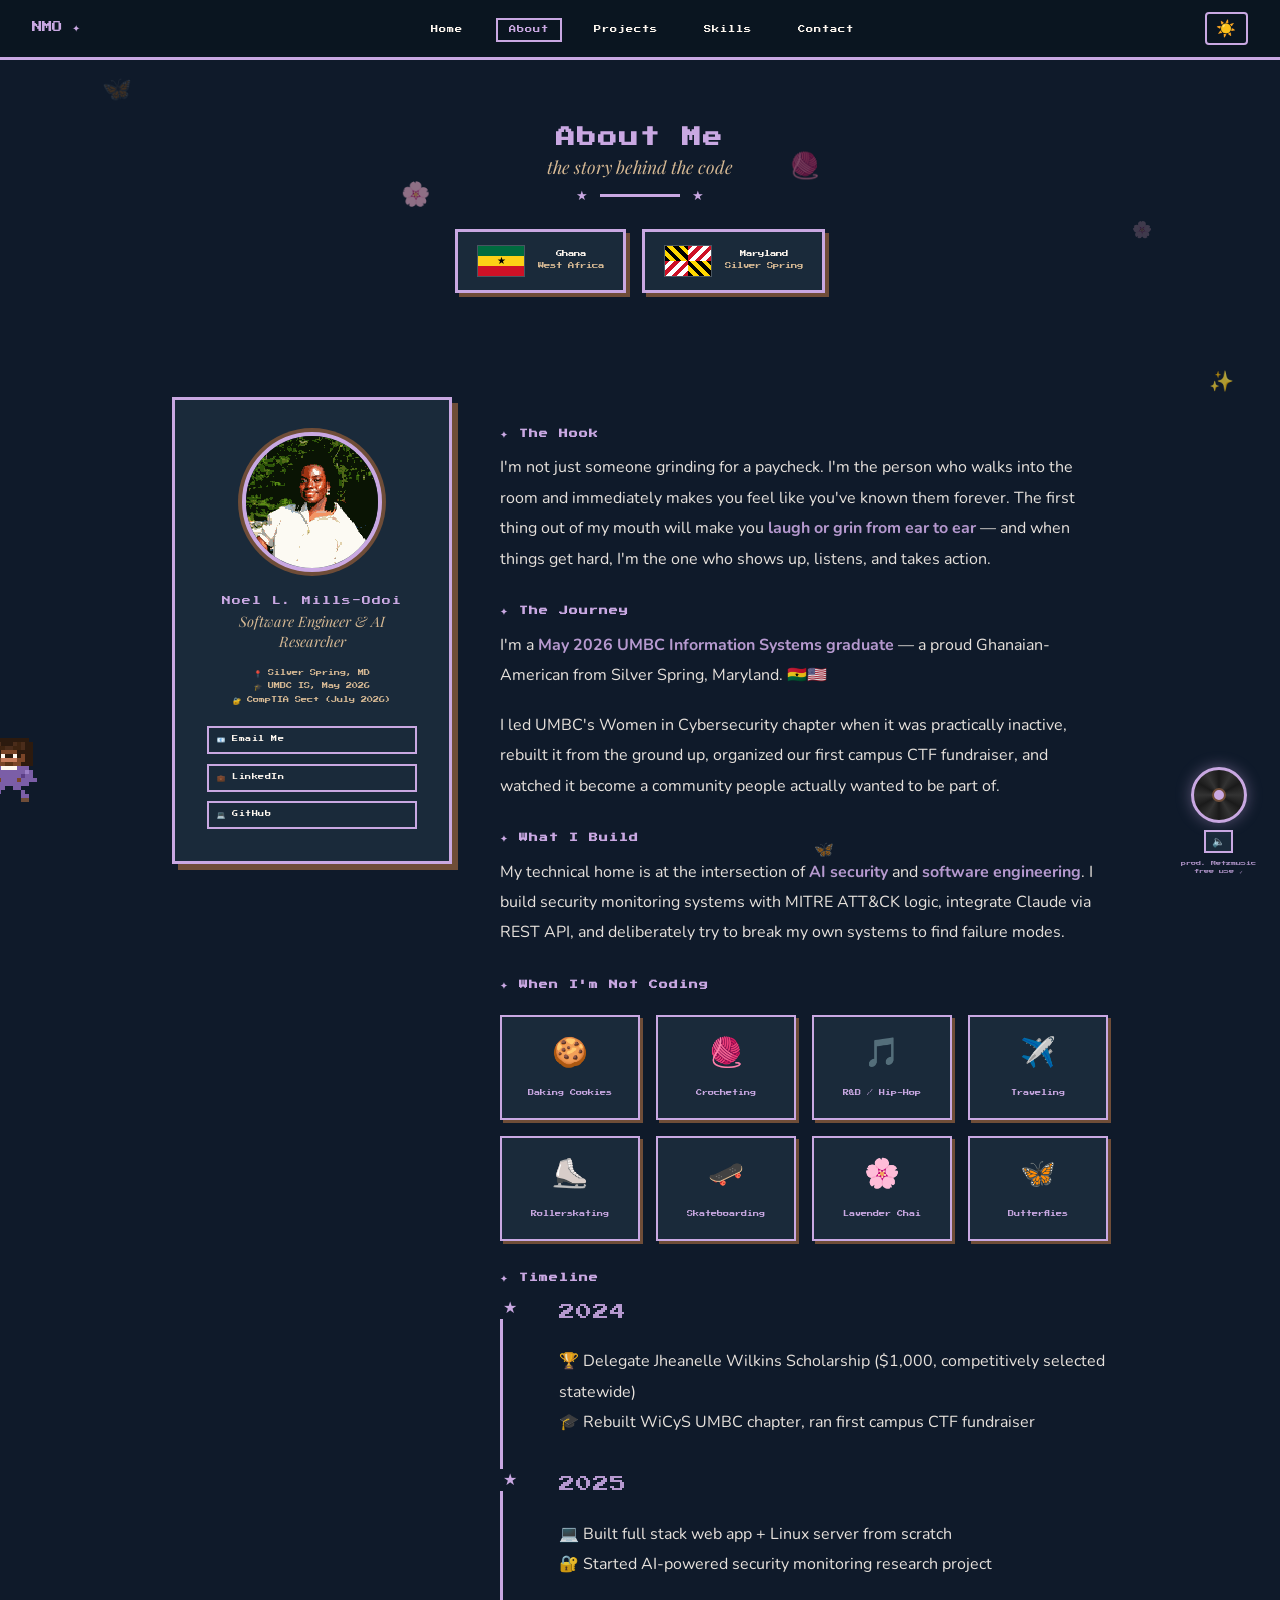
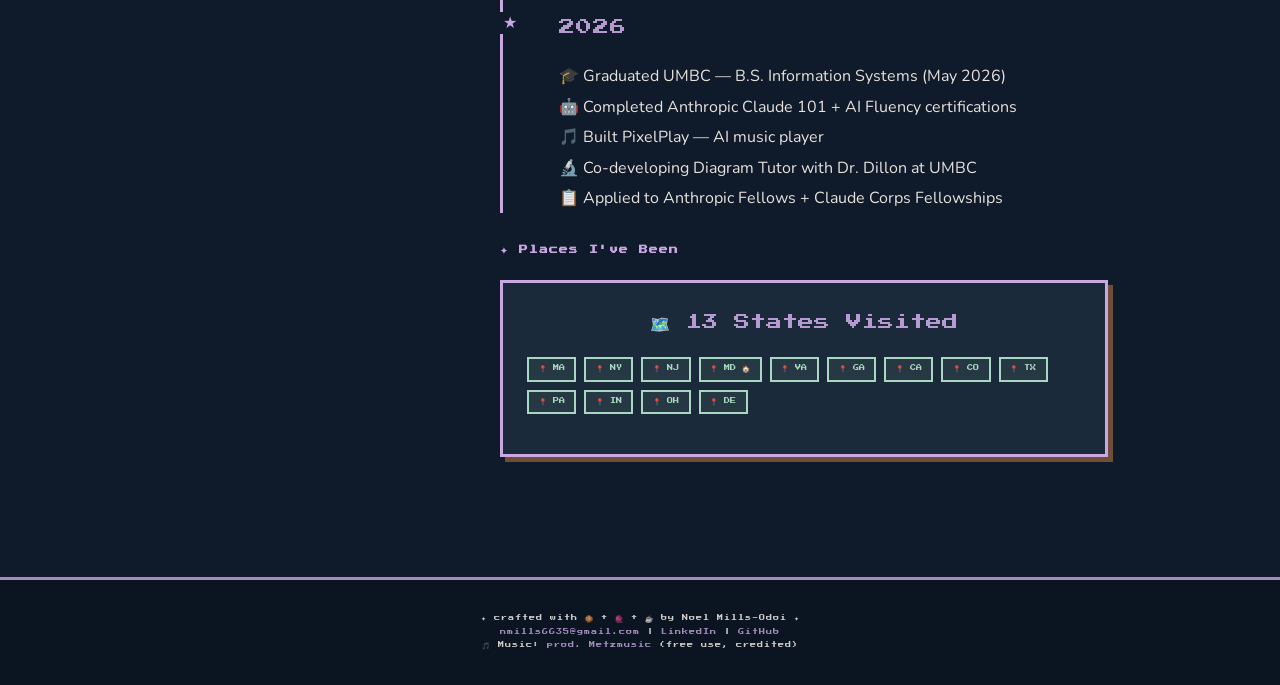
<file: about.html>
<!DOCTYPE html>
<html lang="en">
<head>
<meta charset="UTF-8"/>
<meta name="viewport" content="width=device-width, initial-scale=1.0"/>
<title>About Me | Noel Mills-Odoi</title>
<link rel="preconnect" href="https://fonts.googleapis.com"/>
<link href="https://fonts.googleapis.com/css2?family=Press+Start+2P&family=Nunito:wght@400;600;700;800&family=Playfair+Display:ital,wght@0,700;1,400&display=swap" rel="stylesheet"/>
<style>

:root{
  --navy:#25344F;--slate:#617891;--tan:#D5B893;--coffee:#6F4D38;
  --crimson:#632024;--lav:#C9A8E2;--mint:#A8D8C2;--cream:#FFF8F0;
  --gold:#E8C97A;--pink:#F2C4CE;
  --bg:#0F1A2A;--card:#1a2a3a;--text:#FFF8F0;--accent:#C9A8E2;--nav:#0a1520;
}
body.light{--bg:#FFF8F0;--card:#fff;--text:#1a1a2e;--nav:#FFF8F0;--accent:#6F4D38;}
*,*::before,*::after{margin:0;padding:0;box-sizing:border-box;}
html{scroll-behavior:smooth;}
body{font-family:'Nunito',sans-serif;background:var(--bg);color:var(--text);min-height:100vh;overflow-x:hidden;transition:background .3s,color .3s;}

nav{position:fixed;top:0;left:0;right:0;z-index:1000;background:var(--nav);border-bottom:3px solid var(--accent);padding:.75rem 2rem;display:flex;align-items:center;justify-content:space-between;}
.logo{font-family:'Press Start 2P',monospace;font-size:.65rem;color:var(--accent);text-decoration:none;}
.nav-links{display:flex;gap:1.2rem;list-style:none;}
.nav-links a{font-family:'Press Start 2P',monospace;font-size:.45rem;color:var(--text);text-decoration:none;padding:.4rem .7rem;border:2px solid transparent;transition:.3s;letter-spacing:1px;}
.nav-links a:hover,.nav-links a.active{color:var(--accent);border-color:var(--accent);}
.theme-btn{background:none;border:2px solid var(--accent);color:var(--accent);font-size:1rem;cursor:pointer;padding:.3rem .6rem;border-radius:4px;}

.vinyl-wrap{position:fixed;bottom:1.5rem;right:1.5rem;z-index:999;display:flex;flex-direction:column;align-items:center;gap:.4rem;}
.vinyl{width:56px;height:56px;border-radius:50%;background:conic-gradient(#1a1a1a 0deg,#333 30deg,#1a1a1a 60deg,#333 90deg,#1a1a1a 120deg,#333 150deg,#1a1a1a 180deg,#333 210deg,#1a1a1a 240deg,#333 270deg,#1a1a1a 300deg,#333 330deg,#1a1a1a 360deg);border:3px solid var(--accent);cursor:pointer;position:relative;box-shadow:0 0 15px rgba(201,168,226,.4);}
.vinyl::after{content:'';position:absolute;top:50%;left:50%;transform:translate(-50%,-50%);width:14px;height:14px;border-radius:50%;background:var(--lav);border:2px solid var(--coffee);}
.vinyl.spin{animation:vspin 3s linear infinite;}
.mute-btn{background:var(--card);border:2px solid var(--accent);color:var(--accent);font-size:.65rem;cursor:pointer;padding:.2rem .4rem;font-family:'Press Start 2P',monospace;}
.vinyl-label{font-family:'Press Start 2P',monospace;font-size:.32rem;color:var(--accent);text-align:center;opacity:.8;line-height:1.6;}

#floats{position:fixed;top:0;left:0;width:100%;height:100%;pointer-events:none;z-index:0;overflow:hidden;}

#walker{position:fixed;bottom:90px;z-index:998;pointer-events:none;display:flex;flex-direction:column;align-items:center;}
.bubble{background:var(--cream);color:#1a1a2e;border:2px solid var(--navy);border-radius:8px;padding:.3rem .5rem;font-family:'Press Start 2P',monospace;font-size:.3rem;margin-bottom:4px;white-space:nowrap;opacity:0;transition:opacity .3s;}

.hero{min-height:100vh;display:flex;flex-direction:column;align-items:center;justify-content:center;position:relative;padding:6rem 2rem 2rem;text-align:center;}
.hero-grid{position:absolute;inset:0;background-image:linear-gradient(rgba(97,120,145,.08) 1px,transparent 1px),linear-gradient(90deg,rgba(97,120,145,.08) 1px,transparent 1px);background-size:32px 32px;}
.hero-content{position:relative;z-index:2;}

.av-wrap{position:relative;width:180px;height:180px;margin:0 auto 2rem;}
.av-ring{width:180px;height:180px;border-radius:50%;border:4px solid var(--lav);box-shadow:0 0 0 4px var(--coffee),0 0 30px rgba(201,168,226,.5);overflow:hidden;background:var(--navy);display:flex;align-items:center;justify-content:center;animation:pglow 3s ease-in-out infinite;}
.av-ring img{width:180px;height:180px;object-fit:cover;image-rendering:pixelated;}
.orbit{position:absolute;inset:-20px;animation:vspin 12s linear infinite;pointer-events:none;}
.orbit span{position:absolute;font-size:1.2rem;}
.orbit span:nth-child(1){top:0;left:50%;transform:translateX(-50%);}
.orbit span:nth-child(2){top:50%;right:0;transform:translateY(-50%);}
.orbit span:nth-child(3){bottom:0;left:50%;transform:translateX(-50%);}
.orbit span:nth-child(4){top:50%;left:0;transform:translateY(-50%);}

.greeting{font-family:'Press Start 2P',monospace;font-size:.6rem;color:var(--lav);letter-spacing:3px;margin-bottom:1rem;}
.hero-name{font-family:'Press Start 2P',monospace;font-size:clamp(.9rem,3.5vw,1.8rem);color:var(--text);line-height:1.5;margin-bottom:1rem;text-shadow:4px 4px 0 var(--coffee);}
.hero-name span{color:var(--lav);}
.tagline{font-family:'Playfair Display',serif;font-size:clamp(1rem,2.5vw,1.4rem);color:var(--tan);font-style:italic;margin-bottom:.5rem;min-height:2rem;}
.cursor{display:inline-block;width:3px;height:1em;background:var(--lav);margin-left:2px;animation:blink 1s step-end infinite;vertical-align:middle;}
.locs{display:flex;gap:.8rem;justify-content:center;margin:1rem 0;flex-wrap:wrap;}
.loc{font-family:'Press Start 2P',monospace;font-size:.4rem;padding:.4rem .8rem;border:2px solid var(--mint);color:var(--mint);letter-spacing:.5px;}
.hero-sub{font-size:.95rem;color:var(--slate);max-width:500px;line-height:1.8;margin:.5rem auto 2rem;}
.ctas{display:flex;gap:1rem;justify-content:center;flex-wrap:wrap;}

.star{position:absolute;pointer-events:none;color:var(--lav);animation:twinkle 2s ease-in-out infinite;}

.btn{font-family:'Press Start 2P',monospace;font-size:.5rem;padding:.8rem 1.4rem;border:3px solid var(--accent);background:transparent;color:var(--accent);cursor:pointer;text-decoration:none;letter-spacing:1px;transition:.3s;display:inline-block;box-shadow:4px 4px 0 var(--coffee);}
.btn:hover{background:var(--accent);color:var(--bg);transform:translate(-2px,-2px);box-shadow:6px 6px 0 var(--coffee);}
.btn.fill{background:var(--accent);color:var(--bg);}
.btn.fill:hover{background:transparent;color:var(--accent);}

.marquee-wrap{overflow:hidden;padding:.8rem 0;border-top:2px solid var(--accent);border-bottom:2px solid var(--accent);background:rgba(37,52,79,.3);}
.marquee-track{display:flex;gap:2rem;width:max-content;animation:mscroll 30s linear infinite;}
.mi{font-family:'Press Start 2P',monospace;font-size:.5rem;color:var(--tan);white-space:nowrap;letter-spacing:2px;}
.dot{color:var(--lav);margin:0 .8rem;}

.stats{display:flex;justify-content:center;gap:2rem;flex-wrap:wrap;padding:2.5rem 2rem;background:var(--card);border-top:3px solid var(--accent);border-bottom:3px solid var(--accent);}
.stat{text-align:center;}
.stat-n{font-family:'Press Start 2P',monospace;font-size:1.3rem;color:var(--lav);display:block;text-shadow:3px 3px 0 var(--coffee);}
.stat-l{font-family:'Press Start 2P',monospace;font-size:.38rem;color:var(--tan);letter-spacing:1px;margin-top:.3rem;display:block;}

.features{padding:5rem 2rem;max-width:1100px;margin:0 auto;}
.sec-title{font-family:'Press Start 2P',monospace;font-size:clamp(.7rem,2vw,1rem);color:var(--accent);text-align:center;margin-bottom:.5rem;letter-spacing:2px;}
.sec-sub{font-family:'Playfair Display',serif;font-size:1.1rem;color:var(--tan);text-align:center;font-style:italic;margin-bottom:1rem;}
.divider{width:80px;height:3px;background:var(--accent);margin:1rem auto 3rem;position:relative;}
.divider::before,.divider::after{content:'★';position:absolute;top:50%;transform:translateY(-50%);color:var(--accent);font-size:.8rem;}
.divider::before{left:-1.5rem;}.divider::after{right:-1.5rem;}
.feat-grid{display:grid;grid-template-columns:repeat(auto-fit,minmax(240px,1fr));gap:1.5rem;}
.feat-card{background:var(--card);border:3px solid var(--accent);padding:1.5rem;text-align:center;box-shadow:5px 5px 0 var(--coffee);transition:.3s;position:relative;overflow:hidden;}
.feat-card::after{content:'';position:absolute;bottom:0;left:0;right:0;height:3px;background:linear-gradient(90deg,var(--lav),var(--mint),var(--gold));background-size:200% 100%;animation:shimmer 3s linear infinite;}
.feat-card:hover{transform:translate(-3px,-3px);box-shadow:8px 8px 0 var(--coffee);}
.feat-icon{font-size:2.5rem;display:block;margin-bottom:1rem;animation:bidl 2s ease-in-out infinite;}
.feat-title{font-family:'Press Start 2P',monospace;font-size:.5rem;color:var(--accent);margin-bottom:.5rem;letter-spacing:1px;}
.feat-desc{font-size:.85rem;opacity:.9;line-height:1.6;}

.teaser{background:var(--card);border-top:3px solid var(--accent);border-bottom:3px solid var(--accent);padding:4rem 2rem;}
.teaser-inner{max-width:700px;margin:0 auto;text-align:center;}
.quote{font-family:'Playfair Display',serif;font-size:1.2rem;color:var(--tan);font-style:italic;border-left:4px solid var(--lav);padding-left:1rem;text-align:left;margin:2rem 0;}
.teaser-inner p{font-size:1rem;line-height:1.9;opacity:.9;margin-bottom:1rem;}

footer{background:var(--nav);border-top:3px solid var(--accent);padding:2rem;text-align:center;font-family:'Press Start 2P',monospace;font-size:.38rem;opacity:.8;line-height:2.2;letter-spacing:1px;}
footer a{color:var(--accent);text-decoration:none;}

@keyframes vspin{from{transform:rotate(0deg)}to{transform:rotate(360deg)}}
@keyframes pglow{0%,100%{box-shadow:0 0 0 4px var(--coffee),0 0 15px rgba(201,168,226,.3)}50%{box-shadow:0 0 0 4px var(--coffee),0 0 30px rgba(201,168,226,.7)}}
@keyframes blink{0%,100%{opacity:1}50%{opacity:0}}
@keyframes twinkle{0%,100%{opacity:.3;transform:scale(.8)}50%{opacity:1;transform:scale(1.2)}}
@keyframes bidl{0%,100%{transform:translateY(0)}50%{transform:translateY(-6px)}}
@keyframes mscroll{from{transform:translateX(0)}to{transform:translateX(-50%)}}
@keyframes shimmer{0%{background-position:-200% center}100%{background-position:200% center}}
@keyframes fbounce{0%,100%{transform:translateY(0)}50%{transform:translateY(-15px)}}

@media(max-width:768px){.nav-links{gap:.6rem}.nav-links a{font-size:.38rem;padding:.3rem .4rem}.hero-name{font-size:1rem}.stats{gap:1rem}}


.page-hero{padding:8rem 2rem 3rem;text-align:center;position:relative;overflow:hidden;}
.page-title{font-family:"Press Start 2P",monospace;font-size:clamp(.8rem,2vw,1.2rem);color:var(--accent);margin-bottom:.5rem;letter-spacing:2px;}
.page-sub{font-family:"Playfair Display",serif;font-size:1.1rem;color:var(--tan);font-style:italic;margin-bottom:1rem;}
.divider{width:80px;height:3px;background:var(--accent);margin:1rem auto 2rem;position:relative;}
.divider::before,.divider::after{content:"★";position:absolute;top:50%;transform:translateY(-50%);color:var(--accent);font-size:.8rem;}
.divider::before{left:-1.5rem;}.divider::after{right:-1.5rem;}
.flags{display:flex;gap:1rem;justify-content:center;margin:1.5rem 0;flex-wrap:wrap;}
.flag-card{background:var(--card);border:3px solid var(--accent);padding:.8rem 1.2rem;display:flex;align-items:center;gap:.8rem;box-shadow:4px 4px 0 var(--coffee);}
.ghana-flag{width:48px;height:32px;display:flex;flex-direction:column;border:1px solid rgba(255,255,255,.2);}
.ghana-flag .r{flex:1;background:#006B3F;}
.ghana-flag .y{flex:1;background:#FCD116;position:relative;}
.ghana-flag .y::after{content:"★";position:absolute;top:50%;left:50%;transform:translate(-50%,-50%);color:#000;font-size:10px;}
.ghana-flag .bl{flex:1;background:#CE1126;}
.md-flag{width:48px;height:32px;display:grid;grid-template-columns:1fr 1fr;grid-template-rows:1fr 1fr;border:1px solid rgba(255,255,255,.2);}
.md-flag .q1,.md-flag .q4{background:repeating-linear-gradient(45deg,#000 0px,#000 4px,#FFD700 4px,#FFD700 8px);}
.md-flag .q2,.md-flag .q3{background:repeating-linear-gradient(-45deg,#CE1126 0px,#CE1126 4px,#fff 4px,#fff 8px);}
.flag-text{font-family:"Press Start 2P",monospace;font-size:.4rem;color:var(--text);line-height:1.8;}
.about-layout{display:grid;grid-template-columns:280px 1fr;gap:3rem;max-width:1000px;margin:0 auto;padding:2rem 2rem 6rem;align-items:start;}
.profile-card{background:var(--card);border:3px solid var(--accent);padding:2rem;text-align:center;box-shadow:6px 6px 0 var(--coffee);position:sticky;top:5rem;}
.profile-avatar{width:140px;height:140px;margin:0 auto 1.5rem;border-radius:50%;border:4px solid var(--lav);box-shadow:0 0 0 4px var(--coffee);overflow:hidden;background:var(--navy);display:flex;align-items:center;justify-content:center;animation:pglow 3s ease-in-out infinite;}
.profile-avatar img{width:140px;height:140px;object-fit:cover;image-rendering:pixelated;}
.profile-name{font-family:"Press Start 2P",monospace;font-size:.55rem;color:var(--accent);margin-bottom:.4rem;letter-spacing:1px;}
.profile-title{font-family:"Playfair Display",serif;font-size:.9rem;color:var(--tan);font-style:italic;margin-bottom:1rem;}
.profile-links{display:flex;flex-direction:column;gap:.6rem;margin-top:1.2rem;}
.profile-link{font-family:"Press Start 2P",monospace;font-size:.38rem;padding:.5rem;border:2px solid var(--accent);color:var(--text);text-decoration:none;letter-spacing:.5px;transition:all .3s;display:flex;align-items:center;gap:.5rem;}
.profile-link:hover{background:var(--accent);color:var(--bg);}
.story h3{font-family:"Press Start 2P",monospace;font-size:.55rem;color:var(--accent);margin:2rem 0 .8rem;letter-spacing:1px;}
.story p{font-size:1rem;line-height:1.9;margin-bottom:1.2rem;opacity:.9;}
.story .hi{color:var(--lav);font-weight:700;}
.hobby-grid{display:grid;grid-template-columns:repeat(auto-fit,minmax(120px,1fr));gap:1rem;margin:1.5rem 0;}
.hobby-card{background:var(--card);border:2px solid var(--accent);padding:1rem;text-align:center;box-shadow:3px 3px 0 var(--coffee);transition:.3s;}
.hobby-card:hover{transform:translate(-2px,-2px);box-shadow:5px 5px 0 var(--coffee);}
.hobby-icon{font-size:1.8rem;display:block;margin-bottom:.5rem;}
.hobby-name{font-family:"Press Start 2P",monospace;font-size:.38rem;color:var(--accent);}
.timeline{position:relative;padding-left:2rem;border-left:3px solid var(--accent);}
.tl-item{position:relative;margin-bottom:2rem;padding-left:1.5rem;}
.tl-item::before{content:"★";position:absolute;left:-2.2rem;top:0;color:var(--accent);font-size:1rem;background:var(--bg);padding:0 3px;}
.tl-year{font-family:"Press Start 2P",monospace;font-size:.42rem;color:var(--lav);margin-bottom:.3rem;letter-spacing:1px;}
.tl-event{font-size:.9rem;opacity:.9;line-height:1.6;}
.states-grid{display:flex;flex-wrap:wrap;gap:.5rem;margin:1rem 0;}
.state-badge{font-family:"Press Start 2P",monospace;font-size:.38rem;padding:.4rem .6rem;border:2px solid var(--mint);color:var(--mint);background:rgba(168,216,194,.08);transition:.3s;cursor:default;}
.state-badge:hover{background:var(--mint);color:var(--bg);transform:scale(1.1);}
.map-box{background:var(--card);border:3px solid var(--accent);padding:1.5rem;box-shadow:5px 5px 0 var(--coffee);margin:1.5rem 0;}
.map-title{font-family:"Press Start 2P",monospace;font-size:.5rem;color:var(--accent);margin-bottom:1rem;text-align:center;}
@media(max-width:768px){.about-layout{grid-template-columns:1fr;}}

</style>
</head>
<body>
<div id="floats"></div>
<div id="walker"><div class="bubble" id="bubble"></div><canvas id="walkCanvas" style="image-rendering:pixelated;"></canvas></div>
<nav>
  <a href="index.html" class="logo">NMO ✦</a>
  <ul class="nav-links"><li><a href="index.html">Home</a></li><li><a href="about.html" class="active">About</a></li><li><a href="projects.html">Projects</a></li><li><a href="skills.html">Skills</a></li><li><a href="contact.html">Contact</a></li></ul>
  <button class="theme-btn" id="themeBtn">☀️</button>
</nav>
<div class="vinyl-wrap">
  <div class="vinyl" id="vinyl"></div>
  <button class="mute-btn" id="muteBtn">🔈</button>
  <div class="vinyl-label">prod. Metzmusic<br/>free use ✓</div>
</div>

<section class="page-hero">
  <span style="position:absolute;top:20%;left:8%;font-size:1.5rem;opacity:.2;animation:fbounce 5s ease-in-out infinite;">🦋</span>
  <span style="position:absolute;top:60%;right:10%;font-size:1rem;opacity:.2;animation:fbounce 7s ease-in-out 1s infinite;">🌸</span>
  <h1 class="page-title">About Me</h1>
  <p class="page-sub">the story behind the code</p>
  <div class="divider"></div>
  <div class="flags">
    <div class="flag-card">
      <div class="ghana-flag"><div class="r"></div><div class="y"></div><div class="bl"></div></div>
      <div class="flag-text">Ghana<br/><span style="color:var(--tan);">West Africa</span></div>
    </div>
    <div class="flag-card">
      <div class="md-flag"><div class="q1"></div><div class="q2"></div><div class="q3"></div><div class="q4"></div></div>
      <div class="flag-text">Maryland<br/><span style="color:var(--tan);">Silver Spring</span></div>
    </div>
  </div>
</section>

<div class="about-layout">
  <div class="profile-card">
    <div class="profile-avatar">
      <img src="assets/avatar_hero.png" alt="Noel Mills-Odoi"/>
    </div>
    <p class="profile-name">Noel L. Mills-Odoi</p>
    <p class="profile-title">Software Engineer & AI Researcher</p>
    <div style="font-family:'Press Start 2P',monospace;font-size:.38rem;color:var(--tan);line-height:2.2;margin:.8rem 0;">
      📍 Silver Spring, MD<br/>🎓 UMBC IS, May 2026<br/>🔐 CompTIA Sec+ (July 2026)
    </div>
    <div class="profile-links">
      <a href="mailto:nmills6635@gmail.com" class="profile-link">📧 Email Me</a>
      <a href="https://linkedin.com/in/noel-mills-odoi" class="profile-link" target="_blank">💼 LinkedIn</a>
      <a href="https://github.com/nmillso1" class="profile-link" target="_blank">💻 GitHub</a>
    </div>
  </div>

  <div class="story">
    <h3>✦ The Hook</h3>
    <p>I'm not just someone grinding for a paycheck. I'm the person who walks into the room and immediately makes you feel like you've known them forever. The first thing out of my mouth will make you <span class="hi">laugh or grin from ear to ear</span> — and when things get hard, I'm the one who shows up, listens, and takes action.</p>

    <h3>✦ The Journey</h3>
    <p>I'm a <span class="hi">May 2026 UMBC Information Systems graduate</span> — a proud Ghanaian-American from Silver Spring, Maryland. 🇬🇭🇺🇸</p>
    <p>I led UMBC's Women in Cybersecurity chapter when it was practically inactive, rebuilt it from the ground up, organized our first campus CTF fundraiser, and watched it become a community people actually wanted to be part of.</p>

    <h3>✦ What I Build</h3>
    <p>My technical home is at the intersection of <span class="hi">AI security</span> and <span class="hi">software engineering</span>. I build security monitoring systems with MITRE ATT&CK logic, integrate Claude via REST API, and deliberately try to break my own systems to find failure modes.</p>

    <h3>✦ When I'm Not Coding</h3>
    <div class="hobby-grid">
      <div class="hobby-card"><span class="hobby-icon">🍪</span><span class="hobby-name">Baking Cookies</span></div>
      <div class="hobby-card"><span class="hobby-icon">🧶</span><span class="hobby-name">Crocheting</span></div>
      <div class="hobby-card"><span class="hobby-icon">🎵</span><span class="hobby-name">R&B / Hip-Hop</span></div>
      <div class="hobby-card"><span class="hobby-icon">✈️</span><span class="hobby-name">Traveling</span></div>
      <div class="hobby-card"><span class="hobby-icon">⛸️</span><span class="hobby-name">Rollerskating</span></div>
      <div class="hobby-card"><span class="hobby-icon">🛹</span><span class="hobby-name">Skateboarding</span></div>
      <div class="hobby-card"><span class="hobby-icon">🌸</span><span class="hobby-name">Lavender Chai</span></div>
      <div class="hobby-card"><span class="hobby-icon">🦋</span><span class="hobby-name">Butterflies</span></div>
    </div>

    <h3>✦ Timeline</h3>
    <div class="timeline">
      <div class="tl-item"><p class="tl-year">2024</p><p class="tl-event">🏆 Delegate Jheanelle Wilkins Scholarship ($1,000, competitively selected statewide)<br/>🎓 Rebuilt WiCyS UMBC chapter, ran first campus CTF fundraiser</p></div>
      <div class="tl-item"><p class="tl-year">2025</p><p class="tl-event">💻 Built full stack web app + Linux server from scratch<br/>🔐 Started AI-powered security monitoring research project</p></div>
      <div class="tl-item"><p class="tl-year">2026</p><p class="tl-event">🎓 Graduated UMBC — B.S. Information Systems (May 2026)<br/>🤖 Completed Anthropic Claude 101 + AI Fluency certifications<br/>🎵 Built PixelPlay — AI music player<br/>🔬 Co-developing Diagram Tutor with Dr. Dillon at UMBC<br/>📋 Applied to Anthropic Fellows + Claude Corps Fellowships</p></div>
    </div>

    <h3>✦ Places I've Been</h3>
    <div class="map-box">
      <p class="map-title">🗺️ 13 States Visited</p>
      <div class="states-grid">
        <div class="state-badge" title="Massachusetts">📍 MA</div>
        <div class="state-badge" title="New York">📍 NY</div>
        <div class="state-badge" title="New Jersey">📍 NJ</div>
        <div class="state-badge" title="Maryland (home!)">📍 MD 🏠</div>
        <div class="state-badge" title="Virginia">📍 VA</div>
        <div class="state-badge" title="Georgia">📍 GA</div>
        <div class="state-badge" title="California">📍 CA</div>
        <div class="state-badge" title="Colorado">📍 CO</div>
        <div class="state-badge" title="Texas">📍 TX</div>
        <div class="state-badge" title="Pennsylvania">📍 PA</div>
        <div class="state-badge" title="Indiana">📍 IN</div>
        <div class="state-badge" title="Ohio">📍 OH</div>
        <div class="state-badge" title="Delaware">📍 DE</div>
      </div>
    </div>
  </div>
</div>

<footer>
  <p>✦ crafted with 🍪 + 🧶 + ☕ by Noel Mills-Odoi ✦</p>
  <p><a href="mailto:nmills6635@gmail.com">nmills6635@gmail.com</a> | <a href="https://linkedin.com/in/noel-mills-odoi" target="_blank">LinkedIn</a> | <a href="https://github.com/nmillso1" target="_blank">GitHub</a></p>
  <p>🎵 Music: <a href="https://bsta.rs/40xWSc" target="_blank">prod. Metzmusic</a> (free use, credited)</p>
</footer>
<script>

// ── THEME ──
const body = document.body;
const themeBtn = document.getElementById('themeBtn');
if(localStorage.getItem('theme')==='light'){body.classList.add('light');themeBtn.textContent='🌙';}
themeBtn.addEventListener('click',()=>{
  body.classList.toggle('light');
  const l=body.classList.contains('light');
  themeBtn.textContent=l?'🌙':'☀️';
  localStorage.setItem('theme',l?'light':'dark');
});

// ── AUDIO ──
let audio=null,playing=false;
const vinyl=document.getElementById('vinyl');
const muteBtn=document.getElementById('muteBtn');
function toggleAudio(){
  if(!audio){audio=new Audio('assets/ambient.mp3');audio.loop=true;audio.volume=0.35;}
  if(!playing){
    audio.play().catch(()=>{});
    playing=true;vinyl.classList.add('spin');muteBtn.textContent='🔊';
  }else{
    audio.pause();playing=false;vinyl.classList.remove('spin');muteBtn.textContent='🔈';
  }
}
vinyl.addEventListener('click',toggleAudio);
muteBtn.addEventListener('click',toggleAudio);

// ── CUTE CHIBI WALK SPRITE ──
const AV={
  '_':null,'S':'#7A4528','s':'#9B6040','d':'#5C3317',
  'H':'#2C1A0E','h':'#4A2C1A','L':'#3D2310',
  'f':'#D4826E','g':'#E8C97A','e':'#2C1A0E','W':'#FFF8F0',
  'P':'#C47A5A','K':'#D4926A',
  'A':'#7B5EA7','B':'#9B7EC7','C':'#5B3E87',
  'T':'#FFF8F0','t':'#E8DCC8',
  'N':'#E8C97A','R':'#D4A870',
  'J':'#3A5A8A','j':'#4A6A9A',
  'X':'#6B3D1E','G':'#6F4D38',
};

// Frame A -- left leg forward
const FA=[
  ['_','_','H','H','H','H','H','H','H','H','H','H','_','_','_','_'],
  ['_','H','h','L','h','H','H','H','h','L','h','H','H','_','_','_'],
  ['_','H','h','L','L','L','h','h','L','L','h','H','H','_','_','_'],
  ['H','H','H','H','H','S','S','S','S','H','H','H','H','_','_','_'],
  ['H','H','_','S','e','W','e','e','W','e','S','H','H','_','_','_'],
  ['H','H','_','S','S','P','P','P','P','S','S','H','H','_','_','_'],
  ['_','H','H','H','S','S','d','d','S','S','H','H','H','_','_','_'],
  ['_','_','A','A','A','T','T','T','T','A','A','A','_','_','_','_'],
  ['_','A','B','A','A','A','A','A','A','A','A','B','A','_','_','_'],
  ['_','A','A','C','A','A','A','A','A','A','C','A','A','_','_','_'],
  ['A','A','A','A','S','A','A','A','A','S','A','A','A','A','_','_'],
  ['_','_','_','A','A','A','A','A','A','A','A','A','_','_','_','_'],
  ['_','_','_','_','A','A','_','_','A','A','_','_','_','_','_','_'],
  ['_','_','_','A','A','_','_','_','_','_','A','_','_','_','_','_'],
  ['_','_','A','A','_','_','_','_','_','_','A','A','_','_','_','_'],
  ['_','_','G','G','_','_','_','_','_','_','G','G','_','_','_','_'],
  ['_','_','_','_','_','_','_','_','_','_','_','_','_','_','_','_'],
  ['_','_','_','_','_','_','_','_','_','_','_','_','_','_','_','_'],
];

// Frame B -- right leg forward
const FB=[
  ['_','_','H','H','H','H','H','H','H','H','H','H','_','_','_','_'],
  ['_','H','h','L','h','H','H','H','h','L','h','H','H','_','_','_'],
  ['_','H','h','L','L','L','h','h','L','L','h','H','H','_','_','_'],
  ['H','H','H','H','H','S','S','S','S','H','H','H','H','_','_','_'],
  ['H','H','_','S','e','W','e','e','W','e','S','H','H','_','_','_'],
  ['H','H','_','S','S','P','P','P','P','S','S','H','H','_','_','_'],
  ['_','H','H','H','S','S','d','d','S','S','H','H','H','_','_','_'],
  ['_','_','A','A','A','T','T','T','T','A','A','A','_','_','_','_'],
  ['_','A','B','A','A','A','A','A','A','A','A','B','A','_','_','_'],
  ['_','A','A','C','A','A','A','A','A','A','C','A','A','_','_','_'],
  ['A','A','A','A','S','A','A','A','A','S','A','A','A','A','_','_'],
  ['_','_','_','A','A','A','A','A','A','A','A','A','_','_','_','_'],
  ['_','_','_','_','A','A','_','_','A','A','_','_','_','_','_','_'],
  ['_','_','_','_','A','_','_','_','_','A','A','_','_','_','_','_'],
  ['_','_','_','_','A','A','_','_','_','_','A','A','_','_','_','_'],
  ['_','_','_','_','G','G','_','_','_','_','G','G','_','_','_','_'],
  ['_','_','_','_','_','_','_','_','_','_','_','_','_','_','_','_'],
  ['_','_','_','_','_','_','_','_','_','_','_','_','_','_','_','_'],
];

const walkCanvas=document.getElementById('walkCanvas');
let walkFrame=0,walkerX=-80,walkerDir=1,bubbleTimer=0,sayIdx=0;
const sayings=['hello world! ✨','hire me pls 👩‍💻','i love cookies 🍪','SZA is life 🎵','be kind 💜','debug mode: on 🐛','crocheting 🧶','Ghana represent 🇬🇭'];
const bubbleEl=document.getElementById('bubble');
const walker=document.getElementById('walker');

function drawWalk(){
  const sprite=Math.floor(walkFrame/12)%2===0?FA:FB;
  const ctx=walkCanvas.getContext('2d');
  ctx.imageSmoothingEnabled=false;
  const W=sprite[0].length,H=sprite.length,SC=4;
  walkCanvas.width=W*SC;walkCanvas.height=H*SC;
  ctx.clearRect(0,0,walkCanvas.width,walkCanvas.height);
  sprite.forEach((row,y)=>row.forEach((cell,x)=>{
    const c=AV[cell];if(c){ctx.fillStyle=c;ctx.fillRect(x*SC,y*SC,SC,SC);}
  }));
}

function animateWalker(){
  walkerX+=0.8*walkerDir;
  if(walkerX>window.innerWidth+80){walkerDir=-1;walker.style.transform='scaleX(-1)';}
  if(walkerX<-80){walkerDir=1;walker.style.transform='scaleX(1)';}
  walker.style.left=walkerX+'px';
  // counter-flip bubble so text stays readable
  bubbleEl.style.transform=walkerDir===-1?'scaleX(-1)':'scaleX(1)';
  walkFrame++;
  bubbleTimer++;
  if(bubbleTimer>280){
    bubbleTimer=0;
    bubbleEl.textContent=sayings[sayIdx++%sayings.length];
    bubbleEl.style.opacity='1';
    setTimeout(()=>{bubbleEl.style.opacity='0';},2500);
  }
  drawWalk();
  requestAnimationFrame(animateWalker);
}
animateWalker();

// ── CURSOR TRAIL ──
document.addEventListener('mousemove',e=>{
  const el=document.createElement('div');
  el.textContent=['✨','⭐','💜','🌸','🍪'][Math.floor(Math.random()*5)];
  el.style.cssText=`position:fixed;left:${e.clientX}px;top:${e.clientY}px;font-size:.8rem;pointer-events:none;z-index:9999;opacity:1;transition:opacity .8s,transform .8s;transform:translateY(0);`;
  document.body.appendChild(el);
  requestAnimationFrame(()=>{el.style.opacity='0';el.style.transform='translateY(-20px)';});
  setTimeout(()=>el.remove(),800);
});

// ── FLOATING ELEMENTS ──
const floats=document.getElementById('floats');
const emojis=['🦋','🍪','🎵','🧶','⭐','🌸','✨','🎶'];
function spawnFloat(){
  const el=document.createElement('div');
  el.textContent=emojis[Math.floor(Math.random()*emojis.length)];
  el.style.cssText=`position:absolute;left:${Math.random()*100}%;top:${Math.random()*100}%;font-size:${.8+Math.random()*.8}rem;opacity:${.3+Math.random()*.4};animation:fbounce ${3+Math.random()*4}s ease-in-out ${Math.random()*2}s infinite;pointer-events:none;`;
  floats.appendChild(el);
  setTimeout(()=>el.remove(),12000);
}
for(let i=0;i<8;i++)setTimeout(spawnFloat,i*400);
setInterval(spawnFloat,2500);

// ── TYPING TAGLINE ──
const tags=['AI Security Researcher','Software Engineer','Cookie Scientist 🍪','LLM Whisperer','UMBC IS Grad \'26','Crochet Enthusiast 🧶'];
let ti=0,ci=0,del=false;
const tagEl=document.getElementById('tagline');
function type(){
  const cur=tags[ti];
  if(!del){ci++;tagEl.innerHTML=cur.substring(0,ci)+'<span class="cursor"></span>';
    if(ci===cur.length){del=true;setTimeout(type,2000);return;}
  }else{ci--;tagEl.innerHTML=cur.substring(0,ci)+'<span class="cursor"></span>';
    if(ci===0){del=false;ti=(ti+1)%tags.length;}
  }
  setTimeout(type,del?50:80);
}
type();


</script>
</body>
</html>
</file>
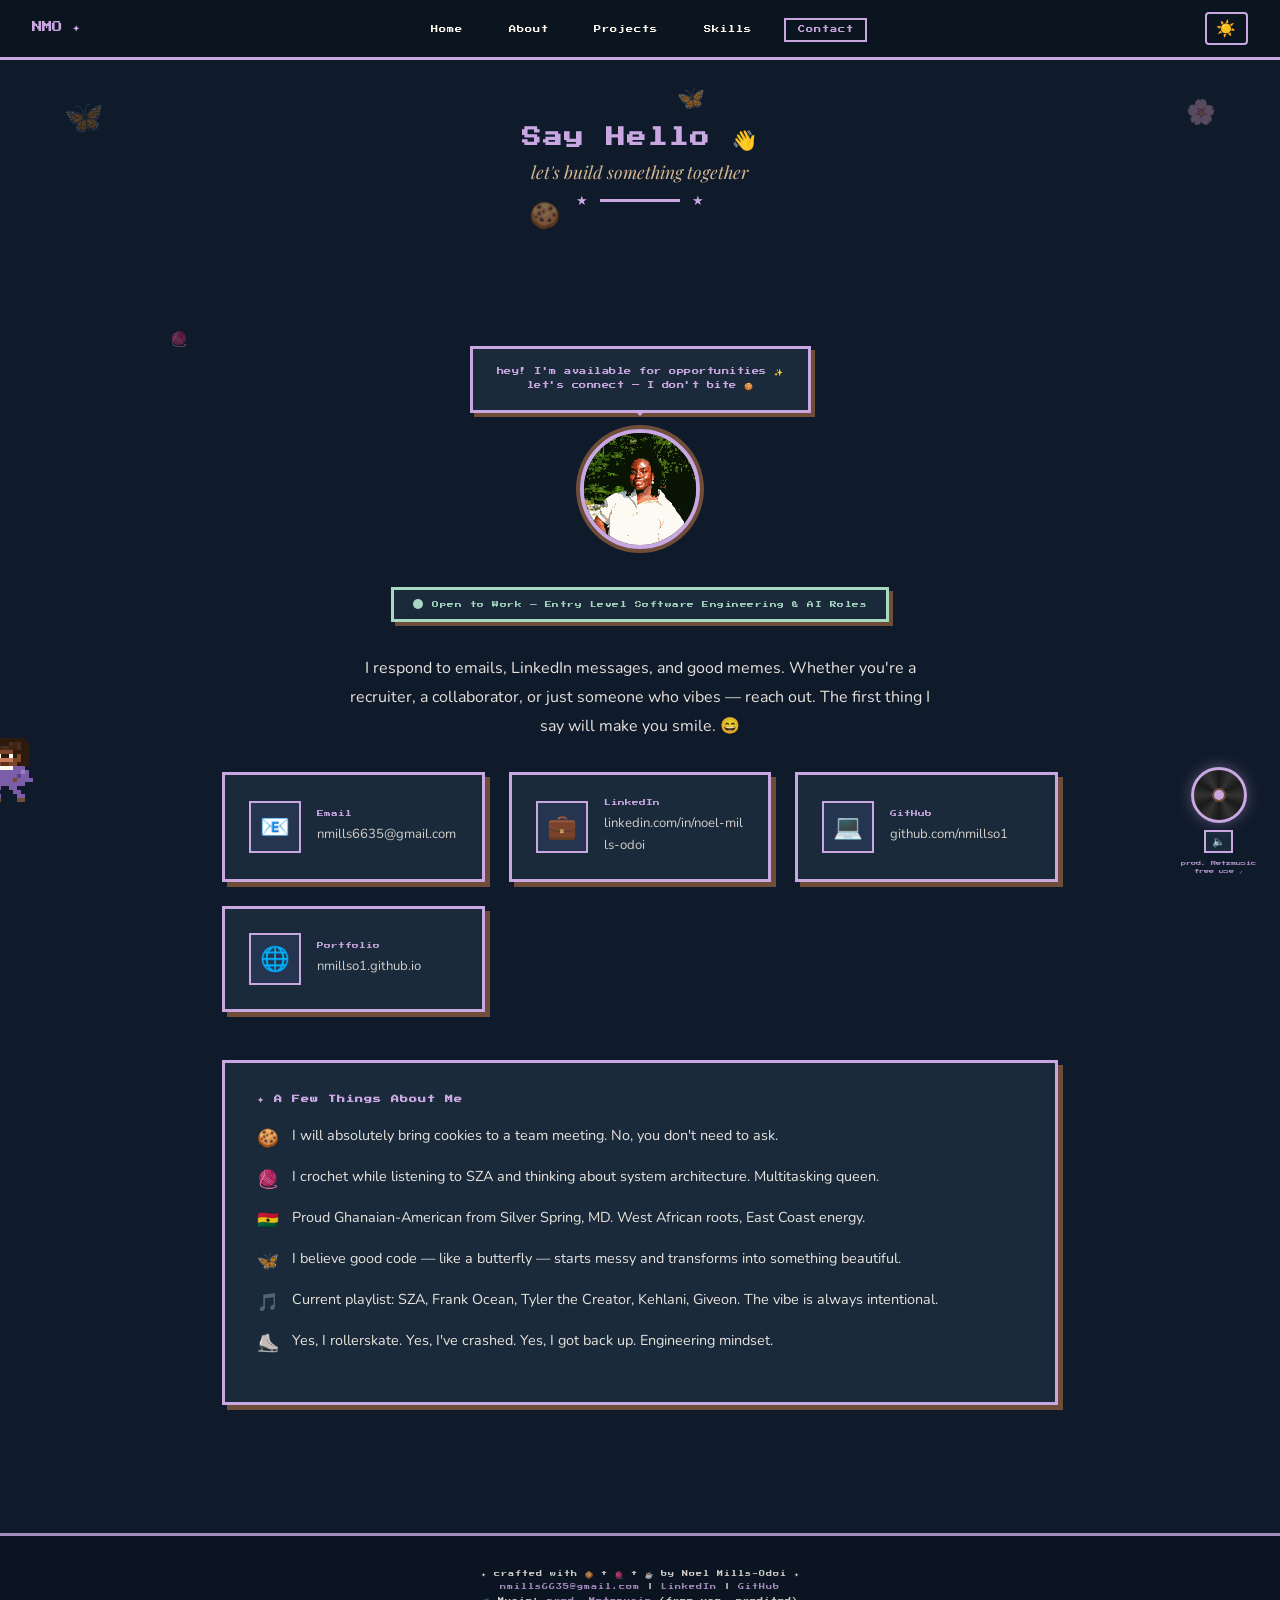
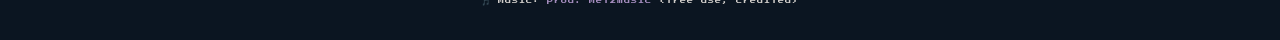
<file: contact.html>
<!DOCTYPE html>
<html lang="en">
<head>
<meta charset="UTF-8"/>
<meta name="viewport" content="width=device-width, initial-scale=1.0"/>
<title>Contact | Noel Mills-Odoi</title>
<link rel="preconnect" href="https://fonts.googleapis.com"/>
<link href="https://fonts.googleapis.com/css2?family=Press+Start+2P&family=Nunito:wght@400;600;700;800&family=Playfair+Display:ital,wght@0,700;1,400&display=swap" rel="stylesheet"/>
<style>

:root{
  --navy:#25344F;--slate:#617891;--tan:#D5B893;--coffee:#6F4D38;
  --crimson:#632024;--lav:#C9A8E2;--mint:#A8D8C2;--cream:#FFF8F0;
  --gold:#E8C97A;--pink:#F2C4CE;
  --bg:#0F1A2A;--card:#1a2a3a;--text:#FFF8F0;--accent:#C9A8E2;--nav:#0a1520;
}
body.light{--bg:#FFF8F0;--card:#fff;--text:#1a1a2e;--nav:#FFF8F0;--accent:#6F4D38;}
*,*::before,*::after{margin:0;padding:0;box-sizing:border-box;}
html{scroll-behavior:smooth;}
body{font-family:'Nunito',sans-serif;background:var(--bg);color:var(--text);min-height:100vh;overflow-x:hidden;transition:background .3s,color .3s;}

nav{position:fixed;top:0;left:0;right:0;z-index:1000;background:var(--nav);border-bottom:3px solid var(--accent);padding:.75rem 2rem;display:flex;align-items:center;justify-content:space-between;}
.logo{font-family:'Press Start 2P',monospace;font-size:.65rem;color:var(--accent);text-decoration:none;}
.nav-links{display:flex;gap:1.2rem;list-style:none;}
.nav-links a{font-family:'Press Start 2P',monospace;font-size:.45rem;color:var(--text);text-decoration:none;padding:.4rem .7rem;border:2px solid transparent;transition:.3s;letter-spacing:1px;}
.nav-links a:hover,.nav-links a.active{color:var(--accent);border-color:var(--accent);}
.theme-btn{background:none;border:2px solid var(--accent);color:var(--accent);font-size:1rem;cursor:pointer;padding:.3rem .6rem;border-radius:4px;}

.vinyl-wrap{position:fixed;bottom:1.5rem;right:1.5rem;z-index:999;display:flex;flex-direction:column;align-items:center;gap:.4rem;}
.vinyl{width:56px;height:56px;border-radius:50%;background:conic-gradient(#1a1a1a 0deg,#333 30deg,#1a1a1a 60deg,#333 90deg,#1a1a1a 120deg,#333 150deg,#1a1a1a 180deg,#333 210deg,#1a1a1a 240deg,#333 270deg,#1a1a1a 300deg,#333 330deg,#1a1a1a 360deg);border:3px solid var(--accent);cursor:pointer;position:relative;box-shadow:0 0 15px rgba(201,168,226,.4);}
.vinyl::after{content:'';position:absolute;top:50%;left:50%;transform:translate(-50%,-50%);width:14px;height:14px;border-radius:50%;background:var(--lav);border:2px solid var(--coffee);}
.vinyl.spin{animation:vspin 3s linear infinite;}
.mute-btn{background:var(--card);border:2px solid var(--accent);color:var(--accent);font-size:.65rem;cursor:pointer;padding:.2rem .4rem;font-family:'Press Start 2P',monospace;}
.vinyl-label{font-family:'Press Start 2P',monospace;font-size:.32rem;color:var(--accent);text-align:center;opacity:.8;line-height:1.6;}

#floats{position:fixed;top:0;left:0;width:100%;height:100%;pointer-events:none;z-index:0;overflow:hidden;}

#walker{position:fixed;bottom:90px;z-index:998;pointer-events:none;display:flex;flex-direction:column;align-items:center;}
.bubble{background:var(--cream);color:#1a1a2e;border:2px solid var(--navy);border-radius:8px;padding:.3rem .5rem;font-family:'Press Start 2P',monospace;font-size:.3rem;margin-bottom:4px;white-space:nowrap;opacity:0;transition:opacity .3s;}

.hero{min-height:100vh;display:flex;flex-direction:column;align-items:center;justify-content:center;position:relative;padding:6rem 2rem 2rem;text-align:center;}
.hero-grid{position:absolute;inset:0;background-image:linear-gradient(rgba(97,120,145,.08) 1px,transparent 1px),linear-gradient(90deg,rgba(97,120,145,.08) 1px,transparent 1px);background-size:32px 32px;}
.hero-content{position:relative;z-index:2;}

.av-wrap{position:relative;width:180px;height:180px;margin:0 auto 2rem;}
.av-ring{width:180px;height:180px;border-radius:50%;border:4px solid var(--lav);box-shadow:0 0 0 4px var(--coffee),0 0 30px rgba(201,168,226,.5);overflow:hidden;background:var(--navy);display:flex;align-items:center;justify-content:center;animation:pglow 3s ease-in-out infinite;}
.av-ring img{width:180px;height:180px;object-fit:cover;image-rendering:pixelated;}
.orbit{position:absolute;inset:-20px;animation:vspin 12s linear infinite;pointer-events:none;}
.orbit span{position:absolute;font-size:1.2rem;}
.orbit span:nth-child(1){top:0;left:50%;transform:translateX(-50%);}
.orbit span:nth-child(2){top:50%;right:0;transform:translateY(-50%);}
.orbit span:nth-child(3){bottom:0;left:50%;transform:translateX(-50%);}
.orbit span:nth-child(4){top:50%;left:0;transform:translateY(-50%);}

.greeting{font-family:'Press Start 2P',monospace;font-size:.6rem;color:var(--lav);letter-spacing:3px;margin-bottom:1rem;}
.hero-name{font-family:'Press Start 2P',monospace;font-size:clamp(.9rem,3.5vw,1.8rem);color:var(--text);line-height:1.5;margin-bottom:1rem;text-shadow:4px 4px 0 var(--coffee);}
.hero-name span{color:var(--lav);}
.tagline{font-family:'Playfair Display',serif;font-size:clamp(1rem,2.5vw,1.4rem);color:var(--tan);font-style:italic;margin-bottom:.5rem;min-height:2rem;}
.cursor{display:inline-block;width:3px;height:1em;background:var(--lav);margin-left:2px;animation:blink 1s step-end infinite;vertical-align:middle;}
.locs{display:flex;gap:.8rem;justify-content:center;margin:1rem 0;flex-wrap:wrap;}
.loc{font-family:'Press Start 2P',monospace;font-size:.4rem;padding:.4rem .8rem;border:2px solid var(--mint);color:var(--mint);letter-spacing:.5px;}
.hero-sub{font-size:.95rem;color:var(--slate);max-width:500px;line-height:1.8;margin:.5rem auto 2rem;}
.ctas{display:flex;gap:1rem;justify-content:center;flex-wrap:wrap;}

.star{position:absolute;pointer-events:none;color:var(--lav);animation:twinkle 2s ease-in-out infinite;}

.btn{font-family:'Press Start 2P',monospace;font-size:.5rem;padding:.8rem 1.4rem;border:3px solid var(--accent);background:transparent;color:var(--accent);cursor:pointer;text-decoration:none;letter-spacing:1px;transition:.3s;display:inline-block;box-shadow:4px 4px 0 var(--coffee);}
.btn:hover{background:var(--accent);color:var(--bg);transform:translate(-2px,-2px);box-shadow:6px 6px 0 var(--coffee);}
.btn.fill{background:var(--accent);color:var(--bg);}
.btn.fill:hover{background:transparent;color:var(--accent);}

.marquee-wrap{overflow:hidden;padding:.8rem 0;border-top:2px solid var(--accent);border-bottom:2px solid var(--accent);background:rgba(37,52,79,.3);}
.marquee-track{display:flex;gap:2rem;width:max-content;animation:mscroll 30s linear infinite;}
.mi{font-family:'Press Start 2P',monospace;font-size:.5rem;color:var(--tan);white-space:nowrap;letter-spacing:2px;}
.dot{color:var(--lav);margin:0 .8rem;}

.stats{display:flex;justify-content:center;gap:2rem;flex-wrap:wrap;padding:2.5rem 2rem;background:var(--card);border-top:3px solid var(--accent);border-bottom:3px solid var(--accent);}
.stat{text-align:center;}
.stat-n{font-family:'Press Start 2P',monospace;font-size:1.3rem;color:var(--lav);display:block;text-shadow:3px 3px 0 var(--coffee);}
.stat-l{font-family:'Press Start 2P',monospace;font-size:.38rem;color:var(--tan);letter-spacing:1px;margin-top:.3rem;display:block;}

.features{padding:5rem 2rem;max-width:1100px;margin:0 auto;}
.sec-title{font-family:'Press Start 2P',monospace;font-size:clamp(.7rem,2vw,1rem);color:var(--accent);text-align:center;margin-bottom:.5rem;letter-spacing:2px;}
.sec-sub{font-family:'Playfair Display',serif;font-size:1.1rem;color:var(--tan);text-align:center;font-style:italic;margin-bottom:1rem;}
.divider{width:80px;height:3px;background:var(--accent);margin:1rem auto 3rem;position:relative;}
.divider::before,.divider::after{content:'★';position:absolute;top:50%;transform:translateY(-50%);color:var(--accent);font-size:.8rem;}
.divider::before{left:-1.5rem;}.divider::after{right:-1.5rem;}
.feat-grid{display:grid;grid-template-columns:repeat(auto-fit,minmax(240px,1fr));gap:1.5rem;}
.feat-card{background:var(--card);border:3px solid var(--accent);padding:1.5rem;text-align:center;box-shadow:5px 5px 0 var(--coffee);transition:.3s;position:relative;overflow:hidden;}
.feat-card::after{content:'';position:absolute;bottom:0;left:0;right:0;height:3px;background:linear-gradient(90deg,var(--lav),var(--mint),var(--gold));background-size:200% 100%;animation:shimmer 3s linear infinite;}
.feat-card:hover{transform:translate(-3px,-3px);box-shadow:8px 8px 0 var(--coffee);}
.feat-icon{font-size:2.5rem;display:block;margin-bottom:1rem;animation:bidl 2s ease-in-out infinite;}
.feat-title{font-family:'Press Start 2P',monospace;font-size:.5rem;color:var(--accent);margin-bottom:.5rem;letter-spacing:1px;}
.feat-desc{font-size:.85rem;opacity:.9;line-height:1.6;}

.teaser{background:var(--card);border-top:3px solid var(--accent);border-bottom:3px solid var(--accent);padding:4rem 2rem;}
.teaser-inner{max-width:700px;margin:0 auto;text-align:center;}
.quote{font-family:'Playfair Display',serif;font-size:1.2rem;color:var(--tan);font-style:italic;border-left:4px solid var(--lav);padding-left:1rem;text-align:left;margin:2rem 0;}
.teaser-inner p{font-size:1rem;line-height:1.9;opacity:.9;margin-bottom:1rem;}

footer{background:var(--nav);border-top:3px solid var(--accent);padding:2rem;text-align:center;font-family:'Press Start 2P',monospace;font-size:.38rem;opacity:.8;line-height:2.2;letter-spacing:1px;}
footer a{color:var(--accent);text-decoration:none;}

@keyframes vspin{from{transform:rotate(0deg)}to{transform:rotate(360deg)}}
@keyframes pglow{0%,100%{box-shadow:0 0 0 4px var(--coffee),0 0 15px rgba(201,168,226,.3)}50%{box-shadow:0 0 0 4px var(--coffee),0 0 30px rgba(201,168,226,.7)}}
@keyframes blink{0%,100%{opacity:1}50%{opacity:0}}
@keyframes twinkle{0%,100%{opacity:.3;transform:scale(.8)}50%{opacity:1;transform:scale(1.2)}}
@keyframes bidl{0%,100%{transform:translateY(0)}50%{transform:translateY(-6px)}}
@keyframes mscroll{from{transform:translateX(0)}to{transform:translateX(-50%)}}
@keyframes shimmer{0%{background-position:-200% center}100%{background-position:200% center}}
@keyframes fbounce{0%,100%{transform:translateY(0)}50%{transform:translateY(-15px)}}

@media(max-width:768px){.nav-links{gap:.6rem}.nav-links a{font-size:.38rem;padding:.3rem .4rem}.hero-name{font-size:1rem}.stats{gap:1rem}}


.page-hero{padding:8rem 2rem 3rem;text-align:center;position:relative;overflow:hidden;}
.page-title{font-family:"Press Start 2P",monospace;font-size:clamp(.8rem,2vw,1.2rem);color:var(--accent);margin-bottom:.5rem;letter-spacing:2px;}
.page-sub{font-family:"Playfair Display",serif;font-size:1.1rem;color:var(--tan);font-style:italic;margin-bottom:1rem;}
.divider{width:80px;height:3px;background:var(--accent);margin:1rem auto 2rem;position:relative;}
.divider::before,.divider::after{content:"★";position:absolute;top:50%;transform:translateY(-50%);color:var(--accent);font-size:.8rem;}
.divider::before{left:-1.5rem;}.divider::after{right:-1.5rem;}
.contact-main{max-width:900px;margin:0 auto;padding:2rem 2rem 6rem;}
.wave-avatar{text-align:center;margin:2rem 0;}
.speech-bubble{background:var(--card);border:3px solid var(--accent);padding:1rem 1.5rem;font-family:"Press Start 2P",monospace;font-size:.45rem;color:var(--accent);display:inline-block;margin-bottom:1rem;position:relative;letter-spacing:.5px;line-height:2;box-shadow:4px 4px 0 var(--coffee);}
.speech-bubble::after{content:"";position:absolute;bottom:-12px;left:50%;transform:translateX(-50%);border:6px solid transparent;border-top-color:var(--accent);}
.status-wrap{text-align:center;margin:2rem 0;}
.status-badge{display:inline-flex;align-items:center;gap:.6rem;background:var(--card);border:3px solid var(--mint);padding:.6rem 1.2rem;font-family:"Press Start 2P",monospace;font-size:.42rem;color:var(--mint);letter-spacing:.5px;box-shadow:4px 4px 0 var(--coffee);}
.status-dot{width:10px;height:10px;border-radius:50%;background:var(--mint);animation:blink 1.5s step-end infinite;}
.contact-intro{text-align:center;max-width:600px;margin:0 auto 2rem;font-size:1rem;line-height:1.8;opacity:.9;}
.contact-grid{display:grid;grid-template-columns:repeat(auto-fit,minmax(250px,1fr));gap:1.5rem;margin-bottom:3rem;}
.contact-card{background:var(--card);border:3px solid var(--accent);padding:1.5rem;display:flex;align-items:center;gap:1rem;text-decoration:none;color:var(--text);box-shadow:5px 5px 0 var(--coffee);transition:.3s;}
.contact-card:hover{transform:translate(-3px,-3px);box-shadow:8px 8px 0 var(--coffee);border-color:var(--lav);color:var(--lav);}
.contact-icon{width:52px;height:52px;background:var(--navy);border:2px solid var(--accent);display:flex;align-items:center;justify-content:center;font-size:1.5rem;flex-shrink:0;}
.contact-label{font-family:"Press Start 2P",monospace;font-size:.42rem;color:var(--accent);margin-bottom:.3rem;display:block;}
.contact-val{font-size:.82rem;opacity:.8;word-break:break-all;}
.fun-facts{background:var(--card);border:3px solid var(--accent);padding:2rem;box-shadow:5px 5px 0 var(--coffee);margin:2rem 0;}
.fun-facts-title{font-family:"Press Start 2P",monospace;font-size:.5rem;color:var(--accent);margin-bottom:1.2rem;letter-spacing:1px;}
.fact{display:flex;gap:.8rem;margin-bottom:.8rem;font-size:.9rem;line-height:1.6;opacity:.9;}
.fact .em{font-size:1.1rem;flex-shrink:0;}

</style>
</head>
<body>
<div id="floats"></div>
<div id="walker"><div class="bubble" id="bubble"></div><canvas id="walkCanvas" style="image-rendering:pixelated;"></canvas></div>
<nav>
  <a href="index.html" class="logo">NMO ✦</a>
  <ul class="nav-links"><li><a href="index.html">Home</a></li><li><a href="about.html">About</a></li><li><a href="projects.html">Projects</a></li><li><a href="skills.html">Skills</a></li><li><a href="contact.html" class="active">Contact</a></li></ul>
  <button class="theme-btn" id="themeBtn">☀️</button>
</nav>
<div class="vinyl-wrap">
  <div class="vinyl" id="vinyl"></div>
  <button class="mute-btn" id="muteBtn">🔈</button>
  <div class="vinyl-label">prod. Metzmusic<br/>free use ✓</div>
</div>

<section class="page-hero">
  <span style="position:absolute;top:6rem;left:5%;font-size:2rem;opacity:.3;animation:fbounce 5s ease-in-out infinite;">🦋</span>
  <span style="position:absolute;top:6rem;right:5%;font-size:1.5rem;opacity:.3;animation:fbounce 7s ease-in-out 1s infinite;">🌸</span>
  <h1 class="page-title">Say Hello 👋</h1>
  <p class="page-sub">let's build something together</p>
  <div class="divider"></div>
</section>
<div class="contact-main">
  <div class="wave-avatar">
    <div class="speech-bubble">hey! I'm available for opportunities ✨<br/>let's connect — I don't bite 🍪</div><br/>
    <img src="assets/avatar_hero.png" alt="Noel waving" style="width:120px;height:120px;image-rendering:pixelated;border-radius:50%;border:4px solid var(--lav);box-shadow:0 0 0 4px var(--coffee);"/>
  </div>
  <div class="status-wrap">
    <div class="status-badge"><div class="status-dot"></div>Open to Work — Entry Level Software Engineering & AI Roles</div>
  </div>
  <p class="contact-intro">I respond to emails, LinkedIn messages, and good memes. Whether you're a recruiter, a collaborator, or just someone who vibes — reach out. The first thing I say will make you smile. 😄</p>
  <div class="contact-grid">
    <a href="mailto:nmills6635@gmail.com" class="contact-card">
      <div class="contact-icon">📧</div>
      <div><span class="contact-label">Email</span><span class="contact-val">nmills6635@gmail.com</span></div>
    </a>
    <a href="https://linkedin.com/in/noel-mills-odoi" target="_blank" class="contact-card">
      <div class="contact-icon">💼</div>
      <div><span class="contact-label">LinkedIn</span><span class="contact-val">linkedin.com/in/noel-mills-odoi</span></div>
    </a>
    <a href="https://github.com/nmillso1" target="_blank" class="contact-card">
      <div class="contact-icon">💻</div>
      <div><span class="contact-label">GitHub</span><span class="contact-val">github.com/nmillso1</span></div>
    </a>
    <a href="https://nmillso1.github.io" target="_blank" class="contact-card">
      <div class="contact-icon">🌐</div>
      <div><span class="contact-label">Portfolio</span><span class="contact-val">nmillso1.github.io</span></div>
    </a>
  </div>
  <div class="fun-facts">
    <h3 class="fun-facts-title">✦ A Few Things About Me</h3>
    <div class="fact"><span class="em">🍪</span><span>I will absolutely bring cookies to a team meeting. No, you don't need to ask.</span></div>
    <div class="fact"><span class="em">🧶</span><span>I crochet while listening to SZA and thinking about system architecture. Multitasking queen.</span></div>
    <div class="fact"><span class="em">🇬🇭</span><span>Proud Ghanaian-American from Silver Spring, MD. West African roots, East Coast energy.</span></div>
    <div class="fact"><span class="em">🦋</span><span>I believe good code — like a butterfly — starts messy and transforms into something beautiful.</span></div>
    <div class="fact"><span class="em">🎵</span><span>Current playlist: SZA, Frank Ocean, Tyler the Creator, Kehlani, Giveon. The vibe is always intentional.</span></div>
    <div class="fact"><span class="em">⛸️</span><span>Yes, I rollerskate. Yes, I've crashed. Yes, I got back up. Engineering mindset.</span></div>
  </div>
</div>

<footer>
  <p>✦ crafted with 🍪 + 🧶 + ☕ by Noel Mills-Odoi ✦</p>
  <p><a href="mailto:nmills6635@gmail.com">nmills6635@gmail.com</a> | <a href="https://linkedin.com/in/noel-mills-odoi" target="_blank">LinkedIn</a> | <a href="https://github.com/nmillso1" target="_blank">GitHub</a></p>
  <p>🎵 Music: <a href="https://bsta.rs/40xWSc" target="_blank">prod. Metzmusic</a> (free use, credited)</p>
</footer>
<script>

// ── THEME ──
const body = document.body;
const themeBtn = document.getElementById('themeBtn');
if(localStorage.getItem('theme')==='light'){body.classList.add('light');themeBtn.textContent='🌙';}
themeBtn.addEventListener('click',()=>{
  body.classList.toggle('light');
  const l=body.classList.contains('light');
  themeBtn.textContent=l?'🌙':'☀️';
  localStorage.setItem('theme',l?'light':'dark');
});

// ── AUDIO ──
let audio=null,playing=false;
const vinyl=document.getElementById('vinyl');
const muteBtn=document.getElementById('muteBtn');
function toggleAudio(){
  if(!audio){audio=new Audio('assets/ambient.mp3');audio.loop=true;audio.volume=0.35;}
  if(!playing){
    audio.play().catch(()=>{});
    playing=true;vinyl.classList.add('spin');muteBtn.textContent='🔊';
  }else{
    audio.pause();playing=false;vinyl.classList.remove('spin');muteBtn.textContent='🔈';
  }
}
vinyl.addEventListener('click',toggleAudio);
muteBtn.addEventListener('click',toggleAudio);

// ── CUTE CHIBI WALK SPRITE ──
const AV={
  '_':null,'S':'#7A4528','s':'#9B6040','d':'#5C3317',
  'H':'#2C1A0E','h':'#4A2C1A','L':'#3D2310',
  'f':'#D4826E','g':'#E8C97A','e':'#2C1A0E','W':'#FFF8F0',
  'P':'#C47A5A','K':'#D4926A',
  'A':'#7B5EA7','B':'#9B7EC7','C':'#5B3E87',
  'T':'#FFF8F0','t':'#E8DCC8',
  'N':'#E8C97A','R':'#D4A870',
  'J':'#3A5A8A','j':'#4A6A9A',
  'X':'#6B3D1E','G':'#6F4D38',
};

// Frame A -- left leg forward
const FA=[
  ['_','_','H','H','H','H','H','H','H','H','H','H','_','_','_','_'],
  ['_','H','h','L','h','H','H','H','h','L','h','H','H','_','_','_'],
  ['_','H','h','L','L','L','h','h','L','L','h','H','H','_','_','_'],
  ['H','H','H','H','H','S','S','S','S','H','H','H','H','_','_','_'],
  ['H','H','_','S','e','W','e','e','W','e','S','H','H','_','_','_'],
  ['H','H','_','S','S','P','P','P','P','S','S','H','H','_','_','_'],
  ['_','H','H','H','S','S','d','d','S','S','H','H','H','_','_','_'],
  ['_','_','A','A','A','T','T','T','T','A','A','A','_','_','_','_'],
  ['_','A','B','A','A','A','A','A','A','A','A','B','A','_','_','_'],
  ['_','A','A','C','A','A','A','A','A','A','C','A','A','_','_','_'],
  ['A','A','A','A','S','A','A','A','A','S','A','A','A','A','_','_'],
  ['_','_','_','A','A','A','A','A','A','A','A','A','_','_','_','_'],
  ['_','_','_','_','A','A','_','_','A','A','_','_','_','_','_','_'],
  ['_','_','_','A','A','_','_','_','_','_','A','_','_','_','_','_'],
  ['_','_','A','A','_','_','_','_','_','_','A','A','_','_','_','_'],
  ['_','_','G','G','_','_','_','_','_','_','G','G','_','_','_','_'],
  ['_','_','_','_','_','_','_','_','_','_','_','_','_','_','_','_'],
  ['_','_','_','_','_','_','_','_','_','_','_','_','_','_','_','_'],
];

// Frame B -- right leg forward
const FB=[
  ['_','_','H','H','H','H','H','H','H','H','H','H','_','_','_','_'],
  ['_','H','h','L','h','H','H','H','h','L','h','H','H','_','_','_'],
  ['_','H','h','L','L','L','h','h','L','L','h','H','H','_','_','_'],
  ['H','H','H','H','H','S','S','S','S','H','H','H','H','_','_','_'],
  ['H','H','_','S','e','W','e','e','W','e','S','H','H','_','_','_'],
  ['H','H','_','S','S','P','P','P','P','S','S','H','H','_','_','_'],
  ['_','H','H','H','S','S','d','d','S','S','H','H','H','_','_','_'],
  ['_','_','A','A','A','T','T','T','T','A','A','A','_','_','_','_'],
  ['_','A','B','A','A','A','A','A','A','A','A','B','A','_','_','_'],
  ['_','A','A','C','A','A','A','A','A','A','C','A','A','_','_','_'],
  ['A','A','A','A','S','A','A','A','A','S','A','A','A','A','_','_'],
  ['_','_','_','A','A','A','A','A','A','A','A','A','_','_','_','_'],
  ['_','_','_','_','A','A','_','_','A','A','_','_','_','_','_','_'],
  ['_','_','_','_','A','_','_','_','_','A','A','_','_','_','_','_'],
  ['_','_','_','_','A','A','_','_','_','_','A','A','_','_','_','_'],
  ['_','_','_','_','G','G','_','_','_','_','G','G','_','_','_','_'],
  ['_','_','_','_','_','_','_','_','_','_','_','_','_','_','_','_'],
  ['_','_','_','_','_','_','_','_','_','_','_','_','_','_','_','_'],
];

const walkCanvas=document.getElementById('walkCanvas');
let walkFrame=0,walkerX=-80,walkerDir=1,bubbleTimer=0,sayIdx=0;
const sayings=['hello world! ✨','hire me pls 👩‍💻','i love cookies 🍪','SZA is life 🎵','be kind 💜','debug mode: on 🐛','crocheting 🧶','Ghana represent 🇬🇭'];
const bubbleEl=document.getElementById('bubble');
const walker=document.getElementById('walker');

function drawWalk(){
  const sprite=Math.floor(walkFrame/12)%2===0?FA:FB;
  const ctx=walkCanvas.getContext('2d');
  ctx.imageSmoothingEnabled=false;
  const W=sprite[0].length,H=sprite.length,SC=4;
  walkCanvas.width=W*SC;walkCanvas.height=H*SC;
  ctx.clearRect(0,0,walkCanvas.width,walkCanvas.height);
  sprite.forEach((row,y)=>row.forEach((cell,x)=>{
    const c=AV[cell];if(c){ctx.fillStyle=c;ctx.fillRect(x*SC,y*SC,SC,SC);}
  }));
}

function animateWalker(){
  walkerX+=0.8*walkerDir;
  if(walkerX>window.innerWidth+80){walkerDir=-1;walker.style.transform='scaleX(-1)';}
  if(walkerX<-80){walkerDir=1;walker.style.transform='scaleX(1)';}
  walker.style.left=walkerX+'px';
  // counter-flip bubble so text stays readable
  bubbleEl.style.transform=walkerDir===-1?'scaleX(-1)':'scaleX(1)';
  walkFrame++;
  bubbleTimer++;
  if(bubbleTimer>280){
    bubbleTimer=0;
    bubbleEl.textContent=sayings[sayIdx++%sayings.length];
    bubbleEl.style.opacity='1';
    setTimeout(()=>{bubbleEl.style.opacity='0';},2500);
  }
  drawWalk();
  requestAnimationFrame(animateWalker);
}
animateWalker();

// ── CURSOR TRAIL ──
document.addEventListener('mousemove',e=>{
  const el=document.createElement('div');
  el.textContent=['✨','⭐','💜','🌸','🍪'][Math.floor(Math.random()*5)];
  el.style.cssText=`position:fixed;left:${e.clientX}px;top:${e.clientY}px;font-size:.8rem;pointer-events:none;z-index:9999;opacity:1;transition:opacity .8s,transform .8s;transform:translateY(0);`;
  document.body.appendChild(el);
  requestAnimationFrame(()=>{el.style.opacity='0';el.style.transform='translateY(-20px)';});
  setTimeout(()=>el.remove(),800);
});

// ── FLOATING ELEMENTS ──
const floats=document.getElementById('floats');
const emojis=['🦋','🍪','🎵','🧶','⭐','🌸','✨','🎶'];
function spawnFloat(){
  const el=document.createElement('div');
  el.textContent=emojis[Math.floor(Math.random()*emojis.length)];
  el.style.cssText=`position:absolute;left:${Math.random()*100}%;top:${Math.random()*100}%;font-size:${.8+Math.random()*.8}rem;opacity:${.3+Math.random()*.4};animation:fbounce ${3+Math.random()*4}s ease-in-out ${Math.random()*2}s infinite;pointer-events:none;`;
  floats.appendChild(el);
  setTimeout(()=>el.remove(),12000);
}
for(let i=0;i<8;i++)setTimeout(spawnFloat,i*400);
setInterval(spawnFloat,2500);

// ── TYPING TAGLINE ──
const tags=['AI Security Researcher','Software Engineer','Cookie Scientist 🍪','LLM Whisperer','UMBC IS Grad \'26','Crochet Enthusiast 🧶'];
let ti=0,ci=0,del=false;
const tagEl=document.getElementById('tagline');
function type(){
  const cur=tags[ti];
  if(!del){ci++;tagEl.innerHTML=cur.substring(0,ci)+'<span class="cursor"></span>';
    if(ci===cur.length){del=true;setTimeout(type,2000);return;}
  }else{ci--;tagEl.innerHTML=cur.substring(0,ci)+'<span class="cursor"></span>';
    if(ci===0){del=false;ti=(ti+1)%tags.length;}
  }
  setTimeout(type,del?50:80);
}
type();


</script>
</body>
</html>
</file>
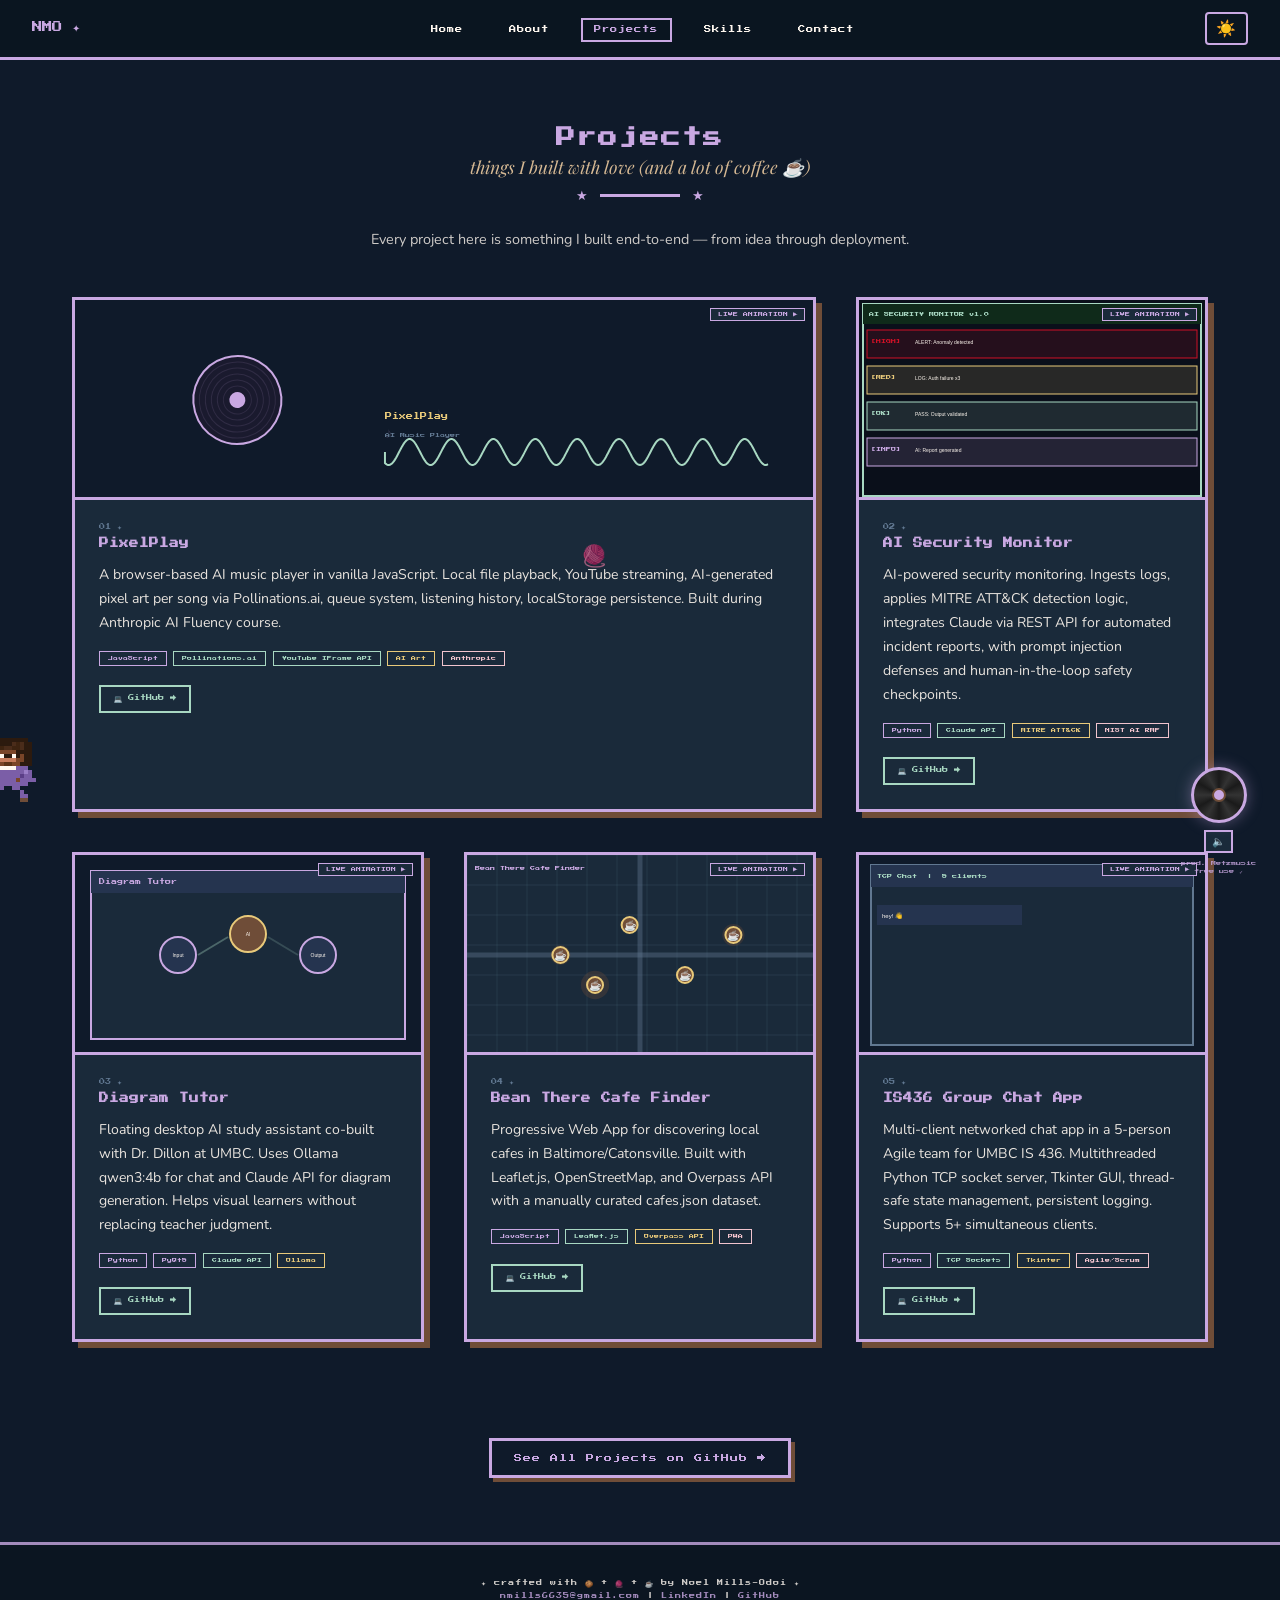
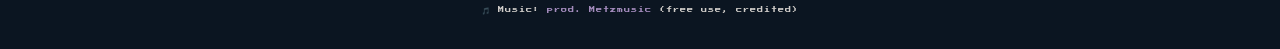
<file: projects.html>
<!DOCTYPE html>
<html lang="en">
<head>
<meta charset="UTF-8"/>
<meta name="viewport" content="width=device-width, initial-scale=1.0"/>
<title>Projects | Noel Mills-Odoi</title>
<link rel="preconnect" href="https://fonts.googleapis.com"/>
<link href="https://fonts.googleapis.com/css2?family=Press+Start+2P&family=Nunito:wght@400;600;700;800&family=Playfair+Display:ital,wght@0,700;1,400&display=swap" rel="stylesheet"/>
<style>

:root{
  --navy:#25344F;--slate:#617891;--tan:#D5B893;--coffee:#6F4D38;
  --crimson:#632024;--lav:#C9A8E2;--mint:#A8D8C2;--cream:#FFF8F0;
  --gold:#E8C97A;--pink:#F2C4CE;
  --bg:#0F1A2A;--card:#1a2a3a;--text:#FFF8F0;--accent:#C9A8E2;--nav:#0a1520;
}
body.light{--bg:#FFF8F0;--card:#fff;--text:#1a1a2e;--nav:#FFF8F0;--accent:#6F4D38;}
*,*::before,*::after{margin:0;padding:0;box-sizing:border-box;}
html{scroll-behavior:smooth;}
body{font-family:'Nunito',sans-serif;background:var(--bg);color:var(--text);min-height:100vh;overflow-x:hidden;transition:background .3s,color .3s;}

nav{position:fixed;top:0;left:0;right:0;z-index:1000;background:var(--nav);border-bottom:3px solid var(--accent);padding:.75rem 2rem;display:flex;align-items:center;justify-content:space-between;}
.logo{font-family:'Press Start 2P',monospace;font-size:.65rem;color:var(--accent);text-decoration:none;}
.nav-links{display:flex;gap:1.2rem;list-style:none;}
.nav-links a{font-family:'Press Start 2P',monospace;font-size:.45rem;color:var(--text);text-decoration:none;padding:.4rem .7rem;border:2px solid transparent;transition:.3s;letter-spacing:1px;}
.nav-links a:hover,.nav-links a.active{color:var(--accent);border-color:var(--accent);}
.theme-btn{background:none;border:2px solid var(--accent);color:var(--accent);font-size:1rem;cursor:pointer;padding:.3rem .6rem;border-radius:4px;}

.vinyl-wrap{position:fixed;bottom:1.5rem;right:1.5rem;z-index:999;display:flex;flex-direction:column;align-items:center;gap:.4rem;}
.vinyl{width:56px;height:56px;border-radius:50%;background:conic-gradient(#1a1a1a 0deg,#333 30deg,#1a1a1a 60deg,#333 90deg,#1a1a1a 120deg,#333 150deg,#1a1a1a 180deg,#333 210deg,#1a1a1a 240deg,#333 270deg,#1a1a1a 300deg,#333 330deg,#1a1a1a 360deg);border:3px solid var(--accent);cursor:pointer;position:relative;box-shadow:0 0 15px rgba(201,168,226,.4);}
.vinyl::after{content:'';position:absolute;top:50%;left:50%;transform:translate(-50%,-50%);width:14px;height:14px;border-radius:50%;background:var(--lav);border:2px solid var(--coffee);}
.vinyl.spin{animation:vspin 3s linear infinite;}
.mute-btn{background:var(--card);border:2px solid var(--accent);color:var(--accent);font-size:.65rem;cursor:pointer;padding:.2rem .4rem;font-family:'Press Start 2P',monospace;}
.vinyl-label{font-family:'Press Start 2P',monospace;font-size:.32rem;color:var(--accent);text-align:center;opacity:.8;line-height:1.6;}

#floats{position:fixed;top:0;left:0;width:100%;height:100%;pointer-events:none;z-index:0;overflow:hidden;}

#walker{position:fixed;bottom:90px;z-index:998;pointer-events:none;display:flex;flex-direction:column;align-items:center;}
.bubble{background:var(--cream);color:#1a1a2e;border:2px solid var(--navy);border-radius:8px;padding:.3rem .5rem;font-family:'Press Start 2P',monospace;font-size:.3rem;margin-bottom:4px;white-space:nowrap;opacity:0;transition:opacity .3s;}

.hero{min-height:100vh;display:flex;flex-direction:column;align-items:center;justify-content:center;position:relative;padding:6rem 2rem 2rem;text-align:center;}
.hero-grid{position:absolute;inset:0;background-image:linear-gradient(rgba(97,120,145,.08) 1px,transparent 1px),linear-gradient(90deg,rgba(97,120,145,.08) 1px,transparent 1px);background-size:32px 32px;}
.hero-content{position:relative;z-index:2;}

.av-wrap{position:relative;width:180px;height:180px;margin:0 auto 2rem;}
.av-ring{width:180px;height:180px;border-radius:50%;border:4px solid var(--lav);box-shadow:0 0 0 4px var(--coffee),0 0 30px rgba(201,168,226,.5);overflow:hidden;background:var(--navy);display:flex;align-items:center;justify-content:center;animation:pglow 3s ease-in-out infinite;}
.av-ring img{width:180px;height:180px;object-fit:cover;image-rendering:pixelated;}
.orbit{position:absolute;inset:-20px;animation:vspin 12s linear infinite;pointer-events:none;}
.orbit span{position:absolute;font-size:1.2rem;}
.orbit span:nth-child(1){top:0;left:50%;transform:translateX(-50%);}
.orbit span:nth-child(2){top:50%;right:0;transform:translateY(-50%);}
.orbit span:nth-child(3){bottom:0;left:50%;transform:translateX(-50%);}
.orbit span:nth-child(4){top:50%;left:0;transform:translateY(-50%);}

.greeting{font-family:'Press Start 2P',monospace;font-size:.6rem;color:var(--lav);letter-spacing:3px;margin-bottom:1rem;}
.hero-name{font-family:'Press Start 2P',monospace;font-size:clamp(.9rem,3.5vw,1.8rem);color:var(--text);line-height:1.5;margin-bottom:1rem;text-shadow:4px 4px 0 var(--coffee);}
.hero-name span{color:var(--lav);}
.tagline{font-family:'Playfair Display',serif;font-size:clamp(1rem,2.5vw,1.4rem);color:var(--tan);font-style:italic;margin-bottom:.5rem;min-height:2rem;}
.cursor{display:inline-block;width:3px;height:1em;background:var(--lav);margin-left:2px;animation:blink 1s step-end infinite;vertical-align:middle;}
.locs{display:flex;gap:.8rem;justify-content:center;margin:1rem 0;flex-wrap:wrap;}
.loc{font-family:'Press Start 2P',monospace;font-size:.4rem;padding:.4rem .8rem;border:2px solid var(--mint);color:var(--mint);letter-spacing:.5px;}
.hero-sub{font-size:.95rem;color:var(--slate);max-width:500px;line-height:1.8;margin:.5rem auto 2rem;}
.ctas{display:flex;gap:1rem;justify-content:center;flex-wrap:wrap;}

.star{position:absolute;pointer-events:none;color:var(--lav);animation:twinkle 2s ease-in-out infinite;}

.btn{font-family:'Press Start 2P',monospace;font-size:.5rem;padding:.8rem 1.4rem;border:3px solid var(--accent);background:transparent;color:var(--accent);cursor:pointer;text-decoration:none;letter-spacing:1px;transition:.3s;display:inline-block;box-shadow:4px 4px 0 var(--coffee);}
.btn:hover{background:var(--accent);color:var(--bg);transform:translate(-2px,-2px);box-shadow:6px 6px 0 var(--coffee);}
.btn.fill{background:var(--accent);color:var(--bg);}
.btn.fill:hover{background:transparent;color:var(--accent);}

.marquee-wrap{overflow:hidden;padding:.8rem 0;border-top:2px solid var(--accent);border-bottom:2px solid var(--accent);background:rgba(37,52,79,.3);}
.marquee-track{display:flex;gap:2rem;width:max-content;animation:mscroll 30s linear infinite;}
.mi{font-family:'Press Start 2P',monospace;font-size:.5rem;color:var(--tan);white-space:nowrap;letter-spacing:2px;}
.dot{color:var(--lav);margin:0 .8rem;}

.stats{display:flex;justify-content:center;gap:2rem;flex-wrap:wrap;padding:2.5rem 2rem;background:var(--card);border-top:3px solid var(--accent);border-bottom:3px solid var(--accent);}
.stat{text-align:center;}
.stat-n{font-family:'Press Start 2P',monospace;font-size:1.3rem;color:var(--lav);display:block;text-shadow:3px 3px 0 var(--coffee);}
.stat-l{font-family:'Press Start 2P',monospace;font-size:.38rem;color:var(--tan);letter-spacing:1px;margin-top:.3rem;display:block;}

.features{padding:5rem 2rem;max-width:1100px;margin:0 auto;}
.sec-title{font-family:'Press Start 2P',monospace;font-size:clamp(.7rem,2vw,1rem);color:var(--accent);text-align:center;margin-bottom:.5rem;letter-spacing:2px;}
.sec-sub{font-family:'Playfair Display',serif;font-size:1.1rem;color:var(--tan);text-align:center;font-style:italic;margin-bottom:1rem;}
.divider{width:80px;height:3px;background:var(--accent);margin:1rem auto 3rem;position:relative;}
.divider::before,.divider::after{content:'★';position:absolute;top:50%;transform:translateY(-50%);color:var(--accent);font-size:.8rem;}
.divider::before{left:-1.5rem;}.divider::after{right:-1.5rem;}
.feat-grid{display:grid;grid-template-columns:repeat(auto-fit,minmax(240px,1fr));gap:1.5rem;}
.feat-card{background:var(--card);border:3px solid var(--accent);padding:1.5rem;text-align:center;box-shadow:5px 5px 0 var(--coffee);transition:.3s;position:relative;overflow:hidden;}
.feat-card::after{content:'';position:absolute;bottom:0;left:0;right:0;height:3px;background:linear-gradient(90deg,var(--lav),var(--mint),var(--gold));background-size:200% 100%;animation:shimmer 3s linear infinite;}
.feat-card:hover{transform:translate(-3px,-3px);box-shadow:8px 8px 0 var(--coffee);}
.feat-icon{font-size:2.5rem;display:block;margin-bottom:1rem;animation:bidl 2s ease-in-out infinite;}
.feat-title{font-family:'Press Start 2P',monospace;font-size:.5rem;color:var(--accent);margin-bottom:.5rem;letter-spacing:1px;}
.feat-desc{font-size:.85rem;opacity:.9;line-height:1.6;}

.teaser{background:var(--card);border-top:3px solid var(--accent);border-bottom:3px solid var(--accent);padding:4rem 2rem;}
.teaser-inner{max-width:700px;margin:0 auto;text-align:center;}
.quote{font-family:'Playfair Display',serif;font-size:1.2rem;color:var(--tan);font-style:italic;border-left:4px solid var(--lav);padding-left:1rem;text-align:left;margin:2rem 0;}
.teaser-inner p{font-size:1rem;line-height:1.9;opacity:.9;margin-bottom:1rem;}

footer{background:var(--nav);border-top:3px solid var(--accent);padding:2rem;text-align:center;font-family:'Press Start 2P',monospace;font-size:.38rem;opacity:.8;line-height:2.2;letter-spacing:1px;}
footer a{color:var(--accent);text-decoration:none;}

@keyframes vspin{from{transform:rotate(0deg)}to{transform:rotate(360deg)}}
@keyframes pglow{0%,100%{box-shadow:0 0 0 4px var(--coffee),0 0 15px rgba(201,168,226,.3)}50%{box-shadow:0 0 0 4px var(--coffee),0 0 30px rgba(201,168,226,.7)}}
@keyframes blink{0%,100%{opacity:1}50%{opacity:0}}
@keyframes twinkle{0%,100%{opacity:.3;transform:scale(.8)}50%{opacity:1;transform:scale(1.2)}}
@keyframes bidl{0%,100%{transform:translateY(0)}50%{transform:translateY(-6px)}}
@keyframes mscroll{from{transform:translateX(0)}to{transform:translateX(-50%)}}
@keyframes shimmer{0%{background-position:-200% center}100%{background-position:200% center}}
@keyframes fbounce{0%,100%{transform:translateY(0)}50%{transform:translateY(-15px)}}

@media(max-width:768px){.nav-links{gap:.6rem}.nav-links a{font-size:.38rem;padding:.3rem .4rem}.hero-name{font-size:1rem}.stats{gap:1rem}}


.page-hero{padding:8rem 2rem 3rem;text-align:center;position:relative;}
.page-title{font-family:"Press Start 2P",monospace;font-size:clamp(.8rem,2vw,1.2rem);color:var(--accent);margin-bottom:.5rem;letter-spacing:2px;}
.page-sub{font-family:"Playfair Display",serif;font-size:1.1rem;color:var(--tan);font-style:italic;margin-bottom:1rem;}
.divider{width:80px;height:3px;background:var(--accent);margin:1rem auto 2rem;position:relative;}
.divider::before{content:"★";position:absolute;top:50%;transform:translateY(-50%);color:var(--accent);font-size:.8rem;left:-1.5rem;}
.divider::after{content:"★";position:absolute;top:50%;transform:translateY(-50%);color:var(--accent);font-size:.8rem;right:-1.5rem;}
.project-grid{display:grid;grid-template-columns:repeat(auto-fit,minmax(300px,1fr));gap:2.5rem;max-width:1200px;margin:0 auto;padding:0 2rem 6rem;}
.proj-card{background:var(--card);border:3px solid var(--accent);overflow:hidden;box-shadow:6px 6px 0 var(--coffee);transition:.3s;}
.proj-card:hover{transform:translate(-4px,-4px);box-shadow:10px 10px 0 var(--coffee);}
.proj-card.featured{grid-column:span 2;}
.proj-preview{width:100%;height:200px;background:var(--navy);position:relative;overflow:hidden;border-bottom:3px solid var(--accent);}
.proj-preview canvas{position:absolute;top:0;left:0;display:block;}
.lbl{position:absolute;top:.5rem;right:.5rem;font-family:"Press Start 2P",monospace;font-size:.3rem;color:var(--accent);background:var(--card);border:1px solid var(--accent);padding:.2rem .4rem;z-index:2;}
.proj-info{padding:1.5rem;}
.proj-num{font-family:"Press Start 2P",monospace;font-size:.38rem;color:var(--slate);margin-bottom:.3rem;}
.proj-name{font-family:"Press Start 2P",monospace;font-size:.6rem;color:var(--accent);margin-bottom:.8rem;line-height:1.5;}
.proj-desc{font-size:.88rem;opacity:.9;line-height:1.7;margin-bottom:1rem;}
.proj-tags{display:flex;flex-wrap:wrap;gap:.4rem;margin-bottom:1.2rem;}
.tag{font-family:"Press Start 2P",monospace;font-size:.3rem;padding:.25rem .5rem;border:1px solid var(--lav);color:var(--lav);}
.tag.g{border-color:var(--mint);color:var(--mint);}
.tag.y{border-color:var(--gold);color:var(--gold);}
.tag.p{border-color:var(--pink);color:var(--pink);}
.proj-link{font-family:"Press Start 2P",monospace;font-size:.38rem;padding:.5rem .8rem;border:2px solid var(--mint);color:var(--mint);text-decoration:none;transition:.3s;display:inline-block;}
.proj-link:hover{background:var(--mint);color:var(--bg);}
@media(max-width:768px){.proj-card.featured{grid-column:span 1;}}
</style>
</head>
<body>
<div id="floats"></div>
<div id="walker"><div class="bubble" id="bubble"></div><canvas id="walkCanvas" style="image-rendering:pixelated;"></canvas></div>
<nav>
  <a href="index.html" class="logo">NMO ✦</a>
  <ul class="nav-links">
    <li><a href="index.html">Home</a></li>
    <li><a href="about.html">About</a></li>
    <li><a href="projects.html" class="active">Projects</a></li>
    <li><a href="skills.html">Skills</a></li>
    <li><a href="contact.html">Contact</a></li>
  </ul>
  <button class="theme-btn" id="themeBtn">☀️</button>
</nav>
<div class="vinyl-wrap">
  <div class="vinyl" id="vinyl"></div>
  <button class="mute-btn" id="muteBtn">🔈</button>
  <div class="vinyl-label">prod. Metzmusic<br/>free use ✓</div>
</div>

<section class="page-hero">
  <h1 class="page-title">Projects</h1>
  <p class="page-sub">things I built with love (and a lot of coffee ☕)</p>
  <div class="divider"></div>
  <p style="font-size:.9rem;opacity:.8;max-width:600px;margin:0 auto;">Every project here is something I built end-to-end — from idea through deployment.</p>
</section>

<div class="project-grid">
  <div class="proj-card featured">
    <div class="proj-preview" id="p1"><canvas id="cvPlay"></canvas><span class="lbl">LIVE ANIMATION ▶</span></div>
    <div class="proj-info"><p class="proj-num">01 ✦</p><h2 class="proj-name">PixelPlay</h2>
    <p class="proj-desc">A browser-based AI music player in vanilla JavaScript. Local file playback, YouTube streaming, AI-generated pixel art per song via Pollinations.ai, queue system, listening history, localStorage persistence. Built during Anthropic AI Fluency course.</p>
    <div class="proj-tags"><span class="tag">JavaScript</span><span class="tag g">Pollinations.ai</span><span class="tag g">YouTube IFrame API</span><span class="tag y">AI Art</span><span class="tag p">Anthropic</span></div>
    <a href="https://github.com/nmillso1/PixelPlay" target="_blank" class="proj-link">💻 GitHub →</a></div>
  </div>
  <div class="proj-card">
    <div class="proj-preview" id="p2"><canvas id="cvSec"></canvas><span class="lbl">LIVE ANIMATION ▶</span></div>
    <div class="proj-info"><p class="proj-num">02 ✦</p><h2 class="proj-name">AI Security Monitor</h2>
    <p class="proj-desc">AI-powered security monitoring. Ingests logs, applies MITRE ATT&amp;CK detection logic, integrates Claude via REST API for automated incident reports, with prompt injection defenses and human-in-the-loop safety checkpoints.</p>
    <div class="proj-tags"><span class="tag">Python</span><span class="tag g">Claude API</span><span class="tag y">MITRE ATT&amp;CK</span><span class="tag p">NIST AI RMF</span></div>
    <a href="https://github.com/nmillso1" target="_blank" class="proj-link">💻 GitHub →</a></div>
  </div>
  <div class="proj-card">
    <div class="proj-preview" id="p3"><canvas id="cvDiag"></canvas><span class="lbl">LIVE ANIMATION ▶</span></div>
    <div class="proj-info"><p class="proj-num">03 ✦</p><h2 class="proj-name">Diagram Tutor</h2>
    <p class="proj-desc">Floating desktop AI study assistant co-built with Dr. Dillon at UMBC. Uses Ollama qwen3:4b for chat and Claude API for diagram generation. Helps visual learners without replacing teacher judgment.</p>
    <div class="proj-tags"><span class="tag">Python</span><span class="tag">PyQt5</span><span class="tag g">Claude API</span><span class="tag y">Ollama</span></div>
    <a href="https://github.com/nmillso1/diagram-generator" target="_blank" class="proj-link">💻 GitHub →</a></div>
  </div>
  <div class="proj-card">
    <div class="proj-preview" id="p4"><canvas id="cvCafe"></canvas><span class="lbl">LIVE ANIMATION ▶</span></div>
    <div class="proj-info"><p class="proj-num">04 ✦</p><h2 class="proj-name">Bean There Cafe Finder</h2>
    <p class="proj-desc">Progressive Web App for discovering local cafes in Baltimore/Catonsville. Built with Leaflet.js, OpenStreetMap, and Overpass API with a manually curated cafes.json dataset.</p>
    <div class="proj-tags"><span class="tag">JavaScript</span><span class="tag g">Leaflet.js</span><span class="tag y">Overpass API</span><span class="tag p">PWA</span></div>
    <a href="https://github.com/nmillso1/Bean-There-Cafe-Finder" target="_blank" class="proj-link">💻 GitHub →</a></div>
  </div>
  <div class="proj-card">
    <div class="proj-preview" id="p5"><canvas id="cvChat"></canvas><span class="lbl">LIVE ANIMATION ▶</span></div>
    <div class="proj-info"><p class="proj-num">05 ✦</p><h2 class="proj-name">IS436 Group Chat App</h2>
    <p class="proj-desc">Multi-client networked chat app in a 5-person Agile team for UMBC IS 436. Multithreaded Python TCP socket server, Tkinter GUI, thread-safe state management, persistent logging. Supports 5+ simultaneous clients.</p>
    <div class="proj-tags"><span class="tag">Python</span><span class="tag g">TCP Sockets</span><span class="tag y">Tkinter</span><span class="tag p">Agile/Scrum</span></div>
    <a href="https://github.com/nmillso1/IS436-Group-Chat-Application" target="_blank" class="proj-link">💻 GitHub →</a></div>
  </div>
</div>
<div style="text-align:center;padding:0 0 4rem;">
  <a href="https://github.com/nmillso1" target="_blank" class="btn">See All Projects on GitHub →</a>
</div>

<footer>
  <p>✦ crafted with 🍪 + 🧶 + ☕ by Noel Mills-Odoi ✦</p>
  <p><a href="mailto:nmills6635@gmail.com">nmills6635@gmail.com</a> | <a href="https://linkedin.com/in/noel-mills-odoi" target="_blank">LinkedIn</a> | <a href="https://github.com/nmillso1" target="_blank">GitHub</a></p>
  <p>🎵 Music: <a href="https://bsta.rs/40xWSc" target="_blank">prod. Metzmusic</a> (free use, credited)</p>
</footer>

<!-- Shared JS (walker, theme, audio, floats, cursor) -->
<script>

// ── THEME ──
const body = document.body;
const themeBtn = document.getElementById('themeBtn');
if(localStorage.getItem('theme')==='light'){body.classList.add('light');themeBtn.textContent='🌙';}
themeBtn.addEventListener('click',()=>{
  body.classList.toggle('light');
  const l=body.classList.contains('light');
  themeBtn.textContent=l?'🌙':'☀️';
  localStorage.setItem('theme',l?'light':'dark');
});

// ── AUDIO ──
let audio=null,playing=false;
const vinyl=document.getElementById('vinyl');
const muteBtn=document.getElementById('muteBtn');
function toggleAudio(){
  if(!audio){audio=new Audio('assets/ambient.mp3');audio.loop=true;audio.volume=0.35;}
  if(!playing){
    audio.play().catch(()=>{});
    playing=true;vinyl.classList.add('spin');muteBtn.textContent='🔊';
  }else{
    audio.pause();playing=false;vinyl.classList.remove('spin');muteBtn.textContent='🔈';
  }
}
vinyl.addEventListener('click',toggleAudio);
muteBtn.addEventListener('click',toggleAudio);

// ── CUTE CHIBI WALK SPRITE ──
const AV={
  '_':null,'S':'#7A4528','s':'#9B6040','d':'#5C3317',
  'H':'#2C1A0E','h':'#4A2C1A','L':'#3D2310',
  'f':'#D4826E','g':'#E8C97A','e':'#2C1A0E','W':'#FFF8F0',
  'P':'#C47A5A','K':'#D4926A',
  'A':'#7B5EA7','B':'#9B7EC7','C':'#5B3E87',
  'T':'#FFF8F0','t':'#E8DCC8',
  'N':'#E8C97A','R':'#D4A870',
  'J':'#3A5A8A','j':'#4A6A9A',
  'X':'#6B3D1E','G':'#6F4D38',
};

// Frame A -- left leg forward
const FA=[
  ['_','_','H','H','H','H','H','H','H','H','H','H','_','_','_','_'],
  ['_','H','h','L','h','H','H','H','h','L','h','H','H','_','_','_'],
  ['_','H','h','L','L','L','h','h','L','L','h','H','H','_','_','_'],
  ['H','H','H','H','H','S','S','S','S','H','H','H','H','_','_','_'],
  ['H','H','_','S','e','W','e','e','W','e','S','H','H','_','_','_'],
  ['H','H','_','S','S','P','P','P','P','S','S','H','H','_','_','_'],
  ['_','H','H','H','S','S','d','d','S','S','H','H','H','_','_','_'],
  ['_','_','A','A','A','T','T','T','T','A','A','A','_','_','_','_'],
  ['_','A','B','A','A','A','A','A','A','A','A','B','A','_','_','_'],
  ['_','A','A','C','A','A','A','A','A','A','C','A','A','_','_','_'],
  ['A','A','A','A','S','A','A','A','A','S','A','A','A','A','_','_'],
  ['_','_','_','A','A','A','A','A','A','A','A','A','_','_','_','_'],
  ['_','_','_','_','A','A','_','_','A','A','_','_','_','_','_','_'],
  ['_','_','_','A','A','_','_','_','_','_','A','_','_','_','_','_'],
  ['_','_','A','A','_','_','_','_','_','_','A','A','_','_','_','_'],
  ['_','_','G','G','_','_','_','_','_','_','G','G','_','_','_','_'],
  ['_','_','_','_','_','_','_','_','_','_','_','_','_','_','_','_'],
  ['_','_','_','_','_','_','_','_','_','_','_','_','_','_','_','_'],
];

// Frame B -- right leg forward
const FB=[
  ['_','_','H','H','H','H','H','H','H','H','H','H','_','_','_','_'],
  ['_','H','h','L','h','H','H','H','h','L','h','H','H','_','_','_'],
  ['_','H','h','L','L','L','h','h','L','L','h','H','H','_','_','_'],
  ['H','H','H','H','H','S','S','S','S','H','H','H','H','_','_','_'],
  ['H','H','_','S','e','W','e','e','W','e','S','H','H','_','_','_'],
  ['H','H','_','S','S','P','P','P','P','S','S','H','H','_','_','_'],
  ['_','H','H','H','S','S','d','d','S','S','H','H','H','_','_','_'],
  ['_','_','A','A','A','T','T','T','T','A','A','A','_','_','_','_'],
  ['_','A','B','A','A','A','A','A','A','A','A','B','A','_','_','_'],
  ['_','A','A','C','A','A','A','A','A','A','C','A','A','_','_','_'],
  ['A','A','A','A','S','A','A','A','A','S','A','A','A','A','_','_'],
  ['_','_','_','A','A','A','A','A','A','A','A','A','_','_','_','_'],
  ['_','_','_','_','A','A','_','_','A','A','_','_','_','_','_','_'],
  ['_','_','_','_','A','_','_','_','_','A','A','_','_','_','_','_'],
  ['_','_','_','_','A','A','_','_','_','_','A','A','_','_','_','_'],
  ['_','_','_','_','G','G','_','_','_','_','G','G','_','_','_','_'],
  ['_','_','_','_','_','_','_','_','_','_','_','_','_','_','_','_'],
  ['_','_','_','_','_','_','_','_','_','_','_','_','_','_','_','_'],
];

const walkCanvas=document.getElementById('walkCanvas');
let walkFrame=0,walkerX=-80,walkerDir=1,bubbleTimer=0,sayIdx=0;
const sayings=['hello world! ✨','hire me pls 👩‍💻','i love cookies 🍪','SZA is life 🎵','be kind 💜','debug mode: on 🐛','crocheting 🧶','Ghana represent 🇬🇭'];
const bubbleEl=document.getElementById('bubble');
const walker=document.getElementById('walker');

function drawWalk(){
  const sprite=Math.floor(walkFrame/12)%2===0?FA:FB;
  const ctx=walkCanvas.getContext('2d');
  ctx.imageSmoothingEnabled=false;
  const W=sprite[0].length,H=sprite.length,SC=4;
  walkCanvas.width=W*SC;walkCanvas.height=H*SC;
  ctx.clearRect(0,0,walkCanvas.width,walkCanvas.height);
  sprite.forEach((row,y)=>row.forEach((cell,x)=>{
    const c=AV[cell];if(c){ctx.fillStyle=c;ctx.fillRect(x*SC,y*SC,SC,SC);}
  }));
}

function animateWalker(){
  walkerX+=0.8*walkerDir;
  if(walkerX>window.innerWidth+80){walkerDir=-1;walker.style.transform='scaleX(-1)';}
  if(walkerX<-80){walkerDir=1;walker.style.transform='scaleX(1)';}
  walker.style.left=walkerX+'px';
  // counter-flip bubble so text stays readable
  bubbleEl.style.transform=walkerDir===-1?'scaleX(-1)':'scaleX(1)';
  walkFrame++;
  bubbleTimer++;
  if(bubbleTimer>280){
    bubbleTimer=0;
    bubbleEl.textContent=sayings[sayIdx++%sayings.length];
    bubbleEl.style.opacity='1';
    setTimeout(()=>{bubbleEl.style.opacity='0';},2500);
  }
  drawWalk();
  requestAnimationFrame(animateWalker);
}
animateWalker();

// ── CURSOR TRAIL ──
document.addEventListener('mousemove',e=>{
  const el=document.createElement('div');
  el.textContent=['✨','⭐','💜','🌸','🍪'][Math.floor(Math.random()*5)];
  el.style.cssText=`position:fixed;left:${e.clientX}px;top:${e.clientY}px;font-size:.8rem;pointer-events:none;z-index:9999;opacity:1;transition:opacity .8s,transform .8s;transform:translateY(0);`;
  document.body.appendChild(el);
  requestAnimationFrame(()=>{el.style.opacity='0';el.style.transform='translateY(-20px)';});
  setTimeout(()=>el.remove(),800);
});

// ── FLOATING ELEMENTS ──
const floats=document.getElementById('floats');
const emojis=['🦋','🍪','🎵','🧶','⭐','🌸','✨','🎶'];
function spawnFloat(){
  const el=document.createElement('div');
  el.textContent=emojis[Math.floor(Math.random()*emojis.length)];
  el.style.cssText=`position:absolute;left:${Math.random()*100}%;top:${Math.random()*100}%;font-size:${.8+Math.random()*.8}rem;opacity:${.3+Math.random()*.4};animation:fbounce ${3+Math.random()*4}s ease-in-out ${Math.random()*2}s infinite;pointer-events:none;`;
  floats.appendChild(el);
  setTimeout(()=>el.remove(),12000);
}
for(let i=0;i<8;i++)setTimeout(spawnFloat,i*400);
setInterval(spawnFloat,2500);

// ── TYPING TAGLINE ──
const tags=['AI Security Researcher','Software Engineer','Cookie Scientist 🍪','LLM Whisperer','UMBC IS Grad \'26','Crochet Enthusiast 🧶'];
let ti=0,ci=0,del=false;
const tagEl=document.getElementById('tagline');
function type(){
  const cur=tags[ti];
  if(!del){ci++;tagEl.innerHTML=cur.substring(0,ci)+'<span class="cursor"></span>';
    if(ci===cur.length){del=true;setTimeout(type,2000);return;}
  }else{ci--;tagEl.innerHTML=cur.substring(0,ci)+'<span class="cursor"></span>';
    if(ci===0){del=false;ti=(ti+1)%tags.length;}
  }
  setTimeout(type,del?50:80);
}
type();

</script>

<!-- Canvas animations -- runs AFTER everything else, uses image() trick to force layout -->
<script>
(function() {
  function initCanvas(cvId, parentId, drawFn) {
    var cv = document.getElementById(cvId);
    var parent = document.getElementById(parentId);
    if (!cv || !parent) return;

    function start() {
      var W = parent.offsetWidth;
      var H = parent.offsetHeight;
      if (W === 0 || H === 0) {
        // Container not laid out yet, retry
        setTimeout(start, 50);
        return;
      }
      cv.width  = W;
      cv.height = H;
      var f = 0;
      (function loop() {
        drawFn(cv, f++);
        requestAnimationFrame(loop);
      })();
    }
    start();
  }

  function pixelPlay(cv, f) {
    var c=cv.getContext('2d'), W=cv.width, H=cv.height;
    c.fillStyle='#0F1A2A'; c.fillRect(0,0,W,H);
    c.save(); c.translate(W*0.22,H*0.5); c.rotate(f*0.05);
    c.beginPath(); c.arc(0,0,44,0,Math.PI*2); c.fillStyle='#1a1a2e'; c.fill();
    c.strokeStyle='#C9A8E2'; c.lineWidth=2; c.stroke();
    for(var r=14;r<42;r+=6){c.beginPath();c.arc(0,0,r,0,Math.PI*2);c.strokeStyle='rgba(201,168,226,.12)';c.lineWidth=1;c.stroke();}
    c.beginPath();c.arc(0,0,8,0,Math.PI*2);c.fillStyle='#C9A8E2';c.fill();
    c.restore();
    var ox=W*0.42;
    [0,25,50].forEach(function(dx,i){
      var y=((f*1.5+i*50)%120)+28;
      c.font='15px serif'; c.fillStyle='rgba(201,168,226,'+(0.3+Math.sin(f*.05+i)*.3)+')';
      c.fillText('♪', ox+dx, y);
    });
    c.beginPath(); c.moveTo(ox, H*0.76);
    for(var x=0;x<W*0.52;x++) c.lineTo(ox+x, H*0.76+Math.sin((x*.15)+f*.1)*13);
    c.strokeStyle='#A8D8C2'; c.lineWidth=2; c.stroke();
    c.font='7px "Press Start 2P",monospace'; c.fillStyle='#E8C97A'; c.fillText('PixelPlay', ox, H*0.6);
    c.font='5px "Press Start 2P",monospace'; c.fillStyle='#617891'; c.fillText('AI Music Player', ox, H*0.69);
  }

  function secMon(cv, f) {
    var c=cv.getContext('2d'), W=cv.width, H=cv.height;
    c.fillStyle='#0a0f1a'; c.fillRect(0,0,W,H);
    c.strokeStyle='#A8D8C2'; c.lineWidth=2; c.strokeRect(4,4,W-8,H-8);
    c.fillStyle='#0F2A1A'; c.fillRect(4,4,W-8,20);
    c.font='5px "Press Start 2P",monospace'; c.fillStyle='#A8D8C2'; c.fillText('AI SECURITY MONITOR v1.0',10,17);
    var al=[
      {t:'ALERT: Anomaly detected',s:'HIGH',col:'#CE1126'},
      {t:'LOG: Auth failure x3',s:'MED',col:'#E8C97A'},
      {t:'PASS: Output validated',s:'OK',col:'#A8D8C2'},
      {t:'AI: Report generated',s:'INFO',col:'#C9A8E2'}
    ];
    al.forEach(function(a,i){
      var y=40+i*36;
      c.fillStyle=a.col+'22'; c.fillRect(8,y-10,W-16,28);
      c.strokeStyle=a.col; c.lineWidth=1; c.strokeRect(8,y-10,W-16,28);
      c.font='5px "Press Start 2P",monospace'; c.fillStyle=a.col; c.fillText('['+a.s+']',12,y+4);
      c.fillStyle='#FFF8F0'; c.font='5px sans-serif'; c.fillText(a.t,56,y+4);
      if(Math.floor(f/20)%2===0&&a.s==='HIGH'){c.beginPath();c.arc(W-14,y,4,0,Math.PI*2);c.fillStyle=a.col;c.fill();}
    });
  }

  function diagram(cv, f) {
    var c=cv.getContext('2d'), W=cv.width, H=cv.height;
    c.fillStyle='#0F1A2A'; c.fillRect(0,0,W,H);
    c.fillStyle='#1a2a3a'; c.fillRect(16,16,W-32,H-32);
    c.strokeStyle='#C9A8E2'; c.lineWidth=2; c.strokeRect(16,16,W-32,H-32);
    c.fillStyle='#25344F'; c.fillRect(16,16,W-32,22);
    c.font='6px "Press Start 2P",monospace'; c.fillStyle='#C9A8E2'; c.fillText('Diagram Tutor',24,30);
    var cx=W/2, cy=H/2, pulse=Math.sin(f*.05)*6;
    var nodes=[{x:cx-70,y:cy,l:'Input'},{x:cx,y:cy-18,l:'AI'},{x:cx+70,y:cy,l:'Output'}];
    nodes.forEach(function(n,i){
      if(i<2){
        c.beginPath();c.moveTo(n.x+20,n.y);c.lineTo(nodes[i+1].x-20,nodes[i+1].y);
        c.strokeStyle='rgba(168,216,194,'+(0.5+Math.sin(f*.05+i)*.3)+')';c.lineWidth=2;c.stroke();
      }
      var py=n.y+(i===1?pulse:0);
      c.beginPath();c.arc(n.x,py,18,0,Math.PI*2);c.fillStyle=i===1?'#6F4D38':'#25344F';c.fill();
      c.strokeStyle=i===1?'#E8C97A':'#C9A8E2';c.lineWidth=2;c.stroke();
      c.font='5px sans-serif';c.fillStyle='#FFF8F0';c.textAlign='center';c.fillText(n.l,n.x,py+2);
    });
    c.textAlign='left';
  }

  function cafe(cv, f) {
    var c=cv.getContext('2d'), W=cv.width, H=cv.height;
    c.fillStyle='#1a2a3a'; c.fillRect(0,0,W,H);
    c.strokeStyle='rgba(97,120,145,.18)'; c.lineWidth=1;
    for(var x=0;x<W;x+=30){c.beginPath();c.moveTo(x,0);c.lineTo(x,H);c.stroke();}
    for(var y=0;y<H;y+=30){c.beginPath();c.moveTo(0,y);c.lineTo(W,y);c.stroke();}
    c.strokeStyle='rgba(97,120,145,.4)'; c.lineWidth=5;
    c.beginPath();c.moveTo(0,H/2);c.lineTo(W,H/2);c.stroke();
    c.beginPath();c.moveTo(W/2,0);c.lineTo(W/2,H);c.stroke();
    [[.27,.5],[.47,.35],[.63,.6],[.77,.4],[.37,.65]].forEach(function(pt,i){
      var px=W*pt[0], py=H*pt[1], p=Math.sin(f*.05+i*.8)*4;
      c.beginPath();c.arc(px,py,12+p,0,Math.PI*2);c.fillStyle='rgba(111,77,56,.3)';c.fill();
      c.beginPath();c.arc(px,py,8,0,Math.PI*2);c.fillStyle='#6F4D38';c.fill();
      c.strokeStyle='#E8C97A';c.lineWidth=2;c.stroke();
      c.font='10px serif';c.textAlign='center';c.fillText('☕',px,py+4);
    });
    c.textAlign='left';
    c.font='5px "Press Start 2P",monospace';c.fillStyle='#C9A8E2';c.fillText('Bean There Cafe Finder',8,16);
  }

  function chat(cv, f) {
    var c=cv.getContext('2d'), W=cv.width, H=cv.height;
    c.fillStyle='#0F1A2A'; c.fillRect(0,0,W,H);
    c.fillStyle='#1a2a3a'; c.fillRect(12,10,W-24,H-20);
    c.strokeStyle='#617891'; c.lineWidth=2; c.strokeRect(12,10,W-24,H-20);
    c.fillStyle='#25344F'; c.fillRect(12,10,W-24,22);
    c.font='5px "Press Start 2P",monospace'; c.fillStyle='#A8D8C2'; c.fillText('TCP Chat  |  5 clients',18,24);
    var lf=f%360;
    [{'t':'hey! 👋','l':true,'y':50},{'t':'hello! 😊','l':false,'y':80},{'t':'connected!','l':true,'y':110},{'t':'5 users online','l':false,'y':140}].forEach(function(m,i){
      if(lf>i*80){
        var op=Math.min(1,(lf-i*80)/30), bx=m.l?18:W/2+8, bw=W/2-28;
        c.fillStyle=m.l?'rgba(37,52,79,'+op+')':'rgba(111,77,56,'+op+')';
        c.fillRect(bx,m.y,bw,20);
        c.font='6px sans-serif'; c.fillStyle='rgba(255,248,240,'+op+')';
        c.textAlign=m.l?'left':'right';
        c.fillText(m.t,m.l?bx+5:bx+bw-4,m.y+13);
      }
    });
    c.textAlign='left';
  }

  // Init all canvases -- start() retries every 50ms until parent has dimensions
  initCanvas('cvPlay','p1',pixelPlay);
  initCanvas('cvSec', 'p2',secMon);
  initCanvas('cvDiag','p3',diagram);
  initCanvas('cvCafe','p4',cafe);
  initCanvas('cvChat','p5',chat);

})();
</script>

</body>
</html>
</file>
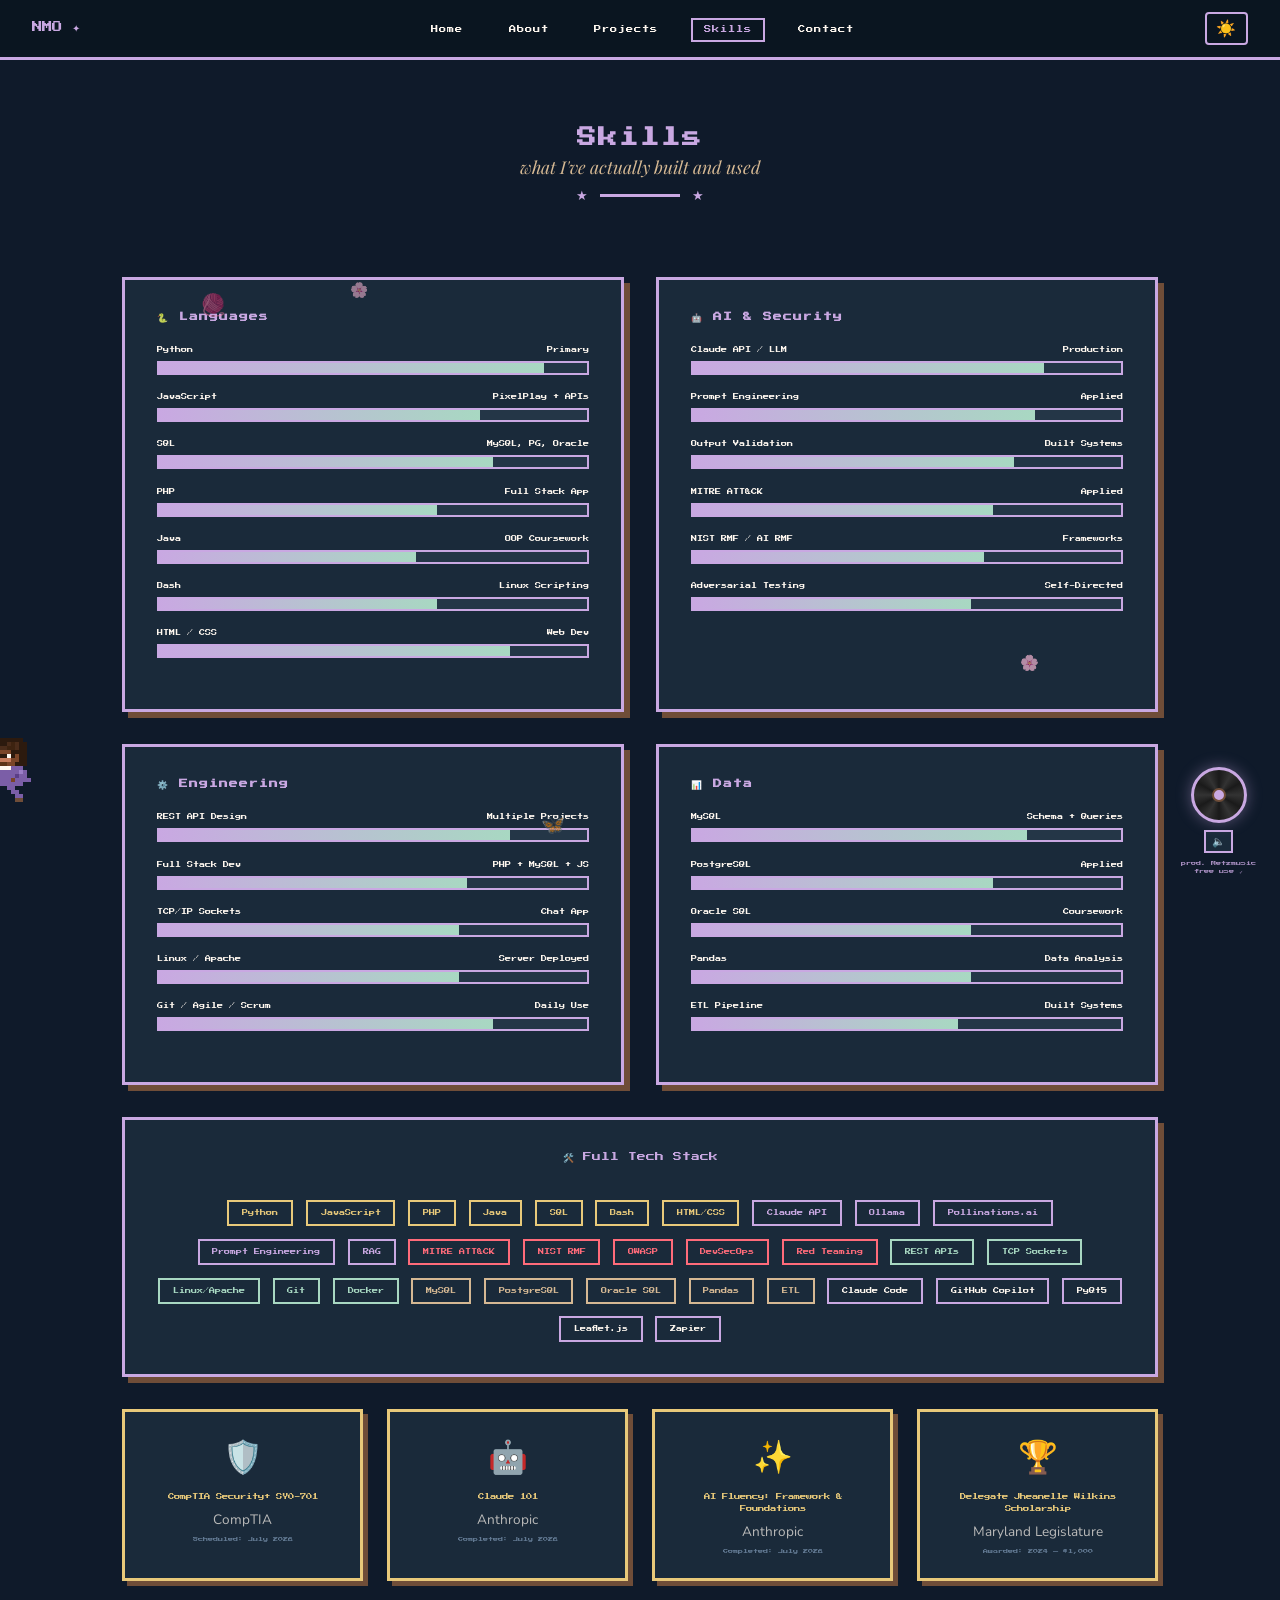
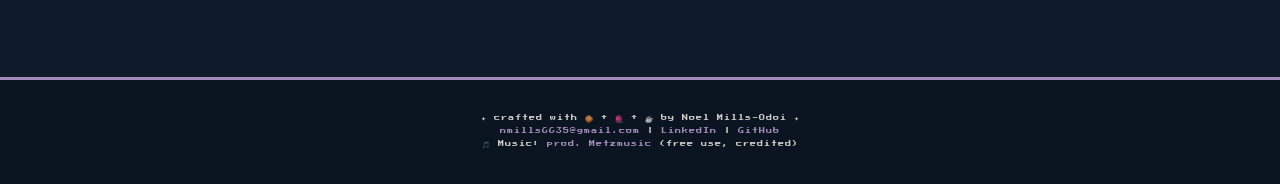
<file: skills.html>
<!DOCTYPE html>
<html lang="en">
<head>
<meta charset="UTF-8"/>
<meta name="viewport" content="width=device-width, initial-scale=1.0"/>
<title>Skills | Noel Mills-Odoi</title>
<link rel="preconnect" href="https://fonts.googleapis.com"/>
<link href="https://fonts.googleapis.com/css2?family=Press+Start+2P&family=Nunito:wght@400;600;700;800&family=Playfair+Display:ital,wght@0,700;1,400&display=swap" rel="stylesheet"/>
<style>

:root{
  --navy:#25344F;--slate:#617891;--tan:#D5B893;--coffee:#6F4D38;
  --crimson:#632024;--lav:#C9A8E2;--mint:#A8D8C2;--cream:#FFF8F0;
  --gold:#E8C97A;--pink:#F2C4CE;
  --bg:#0F1A2A;--card:#1a2a3a;--text:#FFF8F0;--accent:#C9A8E2;--nav:#0a1520;
}
body.light{--bg:#FFF8F0;--card:#fff;--text:#1a1a2e;--nav:#FFF8F0;--accent:#6F4D38;}
*,*::before,*::after{margin:0;padding:0;box-sizing:border-box;}
html{scroll-behavior:smooth;}
body{font-family:'Nunito',sans-serif;background:var(--bg);color:var(--text);min-height:100vh;overflow-x:hidden;transition:background .3s,color .3s;}

nav{position:fixed;top:0;left:0;right:0;z-index:1000;background:var(--nav);border-bottom:3px solid var(--accent);padding:.75rem 2rem;display:flex;align-items:center;justify-content:space-between;}
.logo{font-family:'Press Start 2P',monospace;font-size:.65rem;color:var(--accent);text-decoration:none;}
.nav-links{display:flex;gap:1.2rem;list-style:none;}
.nav-links a{font-family:'Press Start 2P',monospace;font-size:.45rem;color:var(--text);text-decoration:none;padding:.4rem .7rem;border:2px solid transparent;transition:.3s;letter-spacing:1px;}
.nav-links a:hover,.nav-links a.active{color:var(--accent);border-color:var(--accent);}
.theme-btn{background:none;border:2px solid var(--accent);color:var(--accent);font-size:1rem;cursor:pointer;padding:.3rem .6rem;border-radius:4px;}

.vinyl-wrap{position:fixed;bottom:1.5rem;right:1.5rem;z-index:999;display:flex;flex-direction:column;align-items:center;gap:.4rem;}
.vinyl{width:56px;height:56px;border-radius:50%;background:conic-gradient(#1a1a1a 0deg,#333 30deg,#1a1a1a 60deg,#333 90deg,#1a1a1a 120deg,#333 150deg,#1a1a1a 180deg,#333 210deg,#1a1a1a 240deg,#333 270deg,#1a1a1a 300deg,#333 330deg,#1a1a1a 360deg);border:3px solid var(--accent);cursor:pointer;position:relative;box-shadow:0 0 15px rgba(201,168,226,.4);}
.vinyl::after{content:'';position:absolute;top:50%;left:50%;transform:translate(-50%,-50%);width:14px;height:14px;border-radius:50%;background:var(--lav);border:2px solid var(--coffee);}
.vinyl.spin{animation:vspin 3s linear infinite;}
.mute-btn{background:var(--card);border:2px solid var(--accent);color:var(--accent);font-size:.65rem;cursor:pointer;padding:.2rem .4rem;font-family:'Press Start 2P',monospace;}
.vinyl-label{font-family:'Press Start 2P',monospace;font-size:.32rem;color:var(--accent);text-align:center;opacity:.8;line-height:1.6;}

#floats{position:fixed;top:0;left:0;width:100%;height:100%;pointer-events:none;z-index:0;overflow:hidden;}

#walker{position:fixed;bottom:90px;z-index:998;pointer-events:none;display:flex;flex-direction:column;align-items:center;}
.bubble{background:var(--cream);color:#1a1a2e;border:2px solid var(--navy);border-radius:8px;padding:.3rem .5rem;font-family:'Press Start 2P',monospace;font-size:.3rem;margin-bottom:4px;white-space:nowrap;opacity:0;transition:opacity .3s;}

.hero{min-height:100vh;display:flex;flex-direction:column;align-items:center;justify-content:center;position:relative;padding:6rem 2rem 2rem;text-align:center;}
.hero-grid{position:absolute;inset:0;background-image:linear-gradient(rgba(97,120,145,.08) 1px,transparent 1px),linear-gradient(90deg,rgba(97,120,145,.08) 1px,transparent 1px);background-size:32px 32px;}
.hero-content{position:relative;z-index:2;}

.av-wrap{position:relative;width:180px;height:180px;margin:0 auto 2rem;}
.av-ring{width:180px;height:180px;border-radius:50%;border:4px solid var(--lav);box-shadow:0 0 0 4px var(--coffee),0 0 30px rgba(201,168,226,.5);overflow:hidden;background:var(--navy);display:flex;align-items:center;justify-content:center;animation:pglow 3s ease-in-out infinite;}
.av-ring img{width:180px;height:180px;object-fit:cover;image-rendering:pixelated;}
.orbit{position:absolute;inset:-20px;animation:vspin 12s linear infinite;pointer-events:none;}
.orbit span{position:absolute;font-size:1.2rem;}
.orbit span:nth-child(1){top:0;left:50%;transform:translateX(-50%);}
.orbit span:nth-child(2){top:50%;right:0;transform:translateY(-50%);}
.orbit span:nth-child(3){bottom:0;left:50%;transform:translateX(-50%);}
.orbit span:nth-child(4){top:50%;left:0;transform:translateY(-50%);}

.greeting{font-family:'Press Start 2P',monospace;font-size:.6rem;color:var(--lav);letter-spacing:3px;margin-bottom:1rem;}
.hero-name{font-family:'Press Start 2P',monospace;font-size:clamp(.9rem,3.5vw,1.8rem);color:var(--text);line-height:1.5;margin-bottom:1rem;text-shadow:4px 4px 0 var(--coffee);}
.hero-name span{color:var(--lav);}
.tagline{font-family:'Playfair Display',serif;font-size:clamp(1rem,2.5vw,1.4rem);color:var(--tan);font-style:italic;margin-bottom:.5rem;min-height:2rem;}
.cursor{display:inline-block;width:3px;height:1em;background:var(--lav);margin-left:2px;animation:blink 1s step-end infinite;vertical-align:middle;}
.locs{display:flex;gap:.8rem;justify-content:center;margin:1rem 0;flex-wrap:wrap;}
.loc{font-family:'Press Start 2P',monospace;font-size:.4rem;padding:.4rem .8rem;border:2px solid var(--mint);color:var(--mint);letter-spacing:.5px;}
.hero-sub{font-size:.95rem;color:var(--slate);max-width:500px;line-height:1.8;margin:.5rem auto 2rem;}
.ctas{display:flex;gap:1rem;justify-content:center;flex-wrap:wrap;}

.star{position:absolute;pointer-events:none;color:var(--lav);animation:twinkle 2s ease-in-out infinite;}

.btn{font-family:'Press Start 2P',monospace;font-size:.5rem;padding:.8rem 1.4rem;border:3px solid var(--accent);background:transparent;color:var(--accent);cursor:pointer;text-decoration:none;letter-spacing:1px;transition:.3s;display:inline-block;box-shadow:4px 4px 0 var(--coffee);}
.btn:hover{background:var(--accent);color:var(--bg);transform:translate(-2px,-2px);box-shadow:6px 6px 0 var(--coffee);}
.btn.fill{background:var(--accent);color:var(--bg);}
.btn.fill:hover{background:transparent;color:var(--accent);}

.marquee-wrap{overflow:hidden;padding:.8rem 0;border-top:2px solid var(--accent);border-bottom:2px solid var(--accent);background:rgba(37,52,79,.3);}
.marquee-track{display:flex;gap:2rem;width:max-content;animation:mscroll 30s linear infinite;}
.mi{font-family:'Press Start 2P',monospace;font-size:.5rem;color:var(--tan);white-space:nowrap;letter-spacing:2px;}
.dot{color:var(--lav);margin:0 .8rem;}

.stats{display:flex;justify-content:center;gap:2rem;flex-wrap:wrap;padding:2.5rem 2rem;background:var(--card);border-top:3px solid var(--accent);border-bottom:3px solid var(--accent);}
.stat{text-align:center;}
.stat-n{font-family:'Press Start 2P',monospace;font-size:1.3rem;color:var(--lav);display:block;text-shadow:3px 3px 0 var(--coffee);}
.stat-l{font-family:'Press Start 2P',monospace;font-size:.38rem;color:var(--tan);letter-spacing:1px;margin-top:.3rem;display:block;}

.features{padding:5rem 2rem;max-width:1100px;margin:0 auto;}
.sec-title{font-family:'Press Start 2P',monospace;font-size:clamp(.7rem,2vw,1rem);color:var(--accent);text-align:center;margin-bottom:.5rem;letter-spacing:2px;}
.sec-sub{font-family:'Playfair Display',serif;font-size:1.1rem;color:var(--tan);text-align:center;font-style:italic;margin-bottom:1rem;}
.divider{width:80px;height:3px;background:var(--accent);margin:1rem auto 3rem;position:relative;}
.divider::before,.divider::after{content:'★';position:absolute;top:50%;transform:translateY(-50%);color:var(--accent);font-size:.8rem;}
.divider::before{left:-1.5rem;}.divider::after{right:-1.5rem;}
.feat-grid{display:grid;grid-template-columns:repeat(auto-fit,minmax(240px,1fr));gap:1.5rem;}
.feat-card{background:var(--card);border:3px solid var(--accent);padding:1.5rem;text-align:center;box-shadow:5px 5px 0 var(--coffee);transition:.3s;position:relative;overflow:hidden;}
.feat-card::after{content:'';position:absolute;bottom:0;left:0;right:0;height:3px;background:linear-gradient(90deg,var(--lav),var(--mint),var(--gold));background-size:200% 100%;animation:shimmer 3s linear infinite;}
.feat-card:hover{transform:translate(-3px,-3px);box-shadow:8px 8px 0 var(--coffee);}
.feat-icon{font-size:2.5rem;display:block;margin-bottom:1rem;animation:bidl 2s ease-in-out infinite;}
.feat-title{font-family:'Press Start 2P',monospace;font-size:.5rem;color:var(--accent);margin-bottom:.5rem;letter-spacing:1px;}
.feat-desc{font-size:.85rem;opacity:.9;line-height:1.6;}

.teaser{background:var(--card);border-top:3px solid var(--accent);border-bottom:3px solid var(--accent);padding:4rem 2rem;}
.teaser-inner{max-width:700px;margin:0 auto;text-align:center;}
.quote{font-family:'Playfair Display',serif;font-size:1.2rem;color:var(--tan);font-style:italic;border-left:4px solid var(--lav);padding-left:1rem;text-align:left;margin:2rem 0;}
.teaser-inner p{font-size:1rem;line-height:1.9;opacity:.9;margin-bottom:1rem;}

footer{background:var(--nav);border-top:3px solid var(--accent);padding:2rem;text-align:center;font-family:'Press Start 2P',monospace;font-size:.38rem;opacity:.8;line-height:2.2;letter-spacing:1px;}
footer a{color:var(--accent);text-decoration:none;}

@keyframes vspin{from{transform:rotate(0deg)}to{transform:rotate(360deg)}}
@keyframes pglow{0%,100%{box-shadow:0 0 0 4px var(--coffee),0 0 15px rgba(201,168,226,.3)}50%{box-shadow:0 0 0 4px var(--coffee),0 0 30px rgba(201,168,226,.7)}}
@keyframes blink{0%,100%{opacity:1}50%{opacity:0}}
@keyframes twinkle{0%,100%{opacity:.3;transform:scale(.8)}50%{opacity:1;transform:scale(1.2)}}
@keyframes bidl{0%,100%{transform:translateY(0)}50%{transform:translateY(-6px)}}
@keyframes mscroll{from{transform:translateX(0)}to{transform:translateX(-50%)}}
@keyframes shimmer{0%{background-position:-200% center}100%{background-position:200% center}}
@keyframes fbounce{0%,100%{transform:translateY(0)}50%{transform:translateY(-15px)}}

@media(max-width:768px){.nav-links{gap:.6rem}.nav-links a{font-size:.38rem;padding:.3rem .4rem}.hero-name{font-size:1rem}.stats{gap:1rem}}


.page-hero{padding:8rem 2rem 3rem;text-align:center;position:relative;}
.page-title{font-family:"Press Start 2P",monospace;font-size:clamp(.8rem,2vw,1.2rem);color:var(--accent);margin-bottom:.5rem;letter-spacing:2px;}
.page-sub{font-family:"Playfair Display",serif;font-size:1.1rem;color:var(--tan);font-style:italic;margin-bottom:1rem;}
.divider{width:80px;height:3px;background:var(--accent);margin:1rem auto 2rem;position:relative;}
.divider::before{content:"★";position:absolute;top:50%;transform:translateY(-50%);color:var(--accent);font-size:.8rem;left:-1.5rem;}
.divider::after{content:"★";position:absolute;top:50%;transform:translateY(-50%);color:var(--accent);font-size:.8rem;right:-1.5rem;}
.skills-layout{display:grid;grid-template-columns:1fr 1fr;gap:2rem;max-width:1100px;margin:0 auto;padding:0 2rem 6rem;}
.skill-cat{background:var(--card);border:3px solid var(--accent);padding:2rem;box-shadow:6px 6px 0 var(--coffee);}
.skill-cat-title{font-family:"Press Start 2P",monospace;font-size:.55rem;color:var(--accent);margin-bottom:1.5rem;letter-spacing:1px;}
.skill-wrap{margin-bottom:1.2rem;}
.skill-label{font-family:"Press Start 2P",monospace;font-size:.38rem;color:var(--text);margin-bottom:.5rem;display:flex;justify-content:space-between;}
.skill-bar{height:14px;background:rgba(97,120,145,.15);border:2px solid var(--accent);overflow:hidden;}
.skill-fill{height:100%;background:linear-gradient(90deg,var(--lav),var(--mint));width:0%;transition:width 1.4s ease;}
.tech-cloud{grid-column:span 2;display:flex;flex-wrap:wrap;gap:.8rem;justify-content:center;padding:2rem;background:var(--card);border:3px solid var(--accent);box-shadow:6px 6px 0 var(--coffee);}
.tech-cloud-title{width:100%;text-align:center;font-family:"Press Start 2P",monospace;font-size:.55rem;color:var(--accent);margin-bottom:1.5rem;}
.tech-badge{font-family:"Press Start 2P",monospace;font-size:.38rem;padding:.5rem .8rem;border:2px solid var(--accent);color:var(--text);transition:.3s;cursor:default;}
.tech-badge:hover{background:var(--accent);color:var(--bg);transform:scale(1.08);box-shadow:3px 3px 0 var(--coffee);}
.tech-badge.py{border-color:var(--gold);color:var(--gold);}
.tech-badge.ai{border-color:var(--lav);color:var(--lav);}
.tech-badge.sec{border-color:#ff6b7a;color:#ff6b7a;}
.tech-badge.web{border-color:var(--mint);color:var(--mint);}
.tech-badge.db{border-color:var(--tan);color:var(--tan);}
.certs-grid{grid-column:span 2;display:grid;grid-template-columns:repeat(auto-fit,minmax(220px,1fr));gap:1.5rem;}
.cert-card{background:var(--card);border:3px solid var(--gold);padding:1.5rem;box-shadow:5px 5px 0 var(--coffee);text-align:center;transition:.3s;}
.cert-card:hover{transform:translate(-2px,-2px);box-shadow:7px 7px 0 var(--coffee);}
.cert-icon{font-size:2rem;display:block;margin-bottom:.8rem;}
.cert-name{font-family:"Press Start 2P",monospace;font-size:.4rem;color:var(--gold);margin-bottom:.4rem;line-height:1.8;}
.cert-org{font-size:.85rem;opacity:.7;}
.cert-date{font-family:"Press Start 2P",monospace;font-size:.32rem;color:var(--slate);margin-top:.5rem;}
@media(max-width:768px){.skills-layout{grid-template-columns:1fr;}.tech-cloud,.certs-grid{grid-column:span 1;}}
</style>
</head>
<body>
<div id="floats"></div>
<div id="walker"><div class="bubble" id="bubble"></div><canvas id="walkCanvas" style="image-rendering:pixelated;"></canvas></div>
<nav>
  <a href="index.html" class="logo">NMO ✦</a>
  <ul class="nav-links">
    <li><a href="index.html">Home</a></li>
    <li><a href="about.html">About</a></li>
    <li><a href="projects.html">Projects</a></li>
    <li><a href="skills.html" class="active">Skills</a></li>
    <li><a href="contact.html">Contact</a></li>
  </ul>
  <button class="theme-btn" id="themeBtn">☀️</button>
</nav>
<div class="vinyl-wrap">
  <div class="vinyl" id="vinyl"></div>
  <button class="mute-btn" id="muteBtn">🔈</button>
  <div class="vinyl-label">prod. Metzmusic<br/>free use ✓</div>
</div>

<section class="page-hero">
  <h1 class="page-title">Skills</h1>
  <p class="page-sub">what I've actually built and used</p>
  <div class="divider"></div>
</section>

<div class="skills-layout">
  <div class="skill-cat">
    <h2 class="skill-cat-title">🐍 Languages</h2>
    <div class="skill-wrap"><div class="skill-label"><span>Python</span><span>Primary</span></div><div class="skill-bar"><div class="skill-fill" data-w="90"></div></div></div>
    <div class="skill-wrap"><div class="skill-label"><span>JavaScript</span><span>PixelPlay + APIs</span></div><div class="skill-bar"><div class="skill-fill" data-w="75"></div></div></div>
    <div class="skill-wrap"><div class="skill-label"><span>SQL</span><span>MySQL, PG, Oracle</span></div><div class="skill-bar"><div class="skill-fill" data-w="78"></div></div></div>
    <div class="skill-wrap"><div class="skill-label"><span>PHP</span><span>Full Stack App</span></div><div class="skill-bar"><div class="skill-fill" data-w="65"></div></div></div>
    <div class="skill-wrap"><div class="skill-label"><span>Java</span><span>OOP Coursework</span></div><div class="skill-bar"><div class="skill-fill" data-w="60"></div></div></div>
    <div class="skill-wrap"><div class="skill-label"><span>Bash</span><span>Linux Scripting</span></div><div class="skill-bar"><div class="skill-fill" data-w="65"></div></div></div>
    <div class="skill-wrap"><div class="skill-label"><span>HTML / CSS</span><span>Web Dev</span></div><div class="skill-bar"><div class="skill-fill" data-w="82"></div></div></div>
  </div>
  <div class="skill-cat">
    <h2 class="skill-cat-title">🤖 AI &amp; Security</h2>
    <div class="skill-wrap"><div class="skill-label"><span>Claude API / LLM</span><span>Production</span></div><div class="skill-bar"><div class="skill-fill" data-w="82"></div></div></div>
    <div class="skill-wrap"><div class="skill-label"><span>Prompt Engineering</span><span>Applied</span></div><div class="skill-bar"><div class="skill-fill" data-w="80"></div></div></div>
    <div class="skill-wrap"><div class="skill-label"><span>Output Validation</span><span>Built Systems</span></div><div class="skill-bar"><div class="skill-fill" data-w="75"></div></div></div>
    <div class="skill-wrap"><div class="skill-label"><span>MITRE ATT&amp;CK</span><span>Applied</span></div><div class="skill-bar"><div class="skill-fill" data-w="70"></div></div></div>
    <div class="skill-wrap"><div class="skill-label"><span>NIST RMF / AI RMF</span><span>Frameworks</span></div><div class="skill-bar"><div class="skill-fill" data-w="68"></div></div></div>
    <div class="skill-wrap"><div class="skill-label"><span>Adversarial Testing</span><span>Self-Directed</span></div><div class="skill-bar"><div class="skill-fill" data-w="65"></div></div></div>
  </div>
  <div class="skill-cat">
    <h2 class="skill-cat-title">⚙️ Engineering</h2>
    <div class="skill-wrap"><div class="skill-label"><span>REST API Design</span><span>Multiple Projects</span></div><div class="skill-bar"><div class="skill-fill" data-w="82"></div></div></div>
    <div class="skill-wrap"><div class="skill-label"><span>Full Stack Dev</span><span>PHP + MySQL + JS</span></div><div class="skill-bar"><div class="skill-fill" data-w="72"></div></div></div>
    <div class="skill-wrap"><div class="skill-label"><span>TCP/IP Sockets</span><span>Chat App</span></div><div class="skill-bar"><div class="skill-fill" data-w="70"></div></div></div>
    <div class="skill-wrap"><div class="skill-label"><span>Linux / Apache</span><span>Server Deployed</span></div><div class="skill-bar"><div class="skill-fill" data-w="70"></div></div></div>
    <div class="skill-wrap"><div class="skill-label"><span>Git / Agile / Scrum</span><span>Daily Use</span></div><div class="skill-bar"><div class="skill-fill" data-w="78"></div></div></div>
  </div>
  <div class="skill-cat">
    <h2 class="skill-cat-title">📊 Data</h2>
    <div class="skill-wrap"><div class="skill-label"><span>MySQL</span><span>Schema + Queries</span></div><div class="skill-bar"><div class="skill-fill" data-w="78"></div></div></div>
    <div class="skill-wrap"><div class="skill-label"><span>PostgreSQL</span><span>Applied</span></div><div class="skill-bar"><div class="skill-fill" data-w="70"></div></div></div>
    <div class="skill-wrap"><div class="skill-label"><span>Oracle SQL</span><span>Coursework</span></div><div class="skill-bar"><div class="skill-fill" data-w="65"></div></div></div>
    <div class="skill-wrap"><div class="skill-label"><span>Pandas</span><span>Data Analysis</span></div><div class="skill-bar"><div class="skill-fill" data-w="65"></div></div></div>
    <div class="skill-wrap"><div class="skill-label"><span>ETL Pipeline</span><span>Built Systems</span></div><div class="skill-bar"><div class="skill-fill" data-w="62"></div></div></div>
  </div>
  <div class="tech-cloud">
    <p class="tech-cloud-title">🛠️ Full Tech Stack</p>
    <span class="tech-badge py">Python</span><span class="tech-badge py">JavaScript</span><span class="tech-badge py">PHP</span><span class="tech-badge py">Java</span><span class="tech-badge py">SQL</span><span class="tech-badge py">Bash</span><span class="tech-badge py">HTML/CSS</span>
    <span class="tech-badge ai">Claude API</span><span class="tech-badge ai">Ollama</span><span class="tech-badge ai">Pollinations.ai</span><span class="tech-badge ai">Prompt Engineering</span><span class="tech-badge ai">RAG</span>
    <span class="tech-badge sec">MITRE ATT&amp;CK</span><span class="tech-badge sec">NIST RMF</span><span class="tech-badge sec">OWASP</span><span class="tech-badge sec">DevSecOps</span><span class="tech-badge sec">Red Teaming</span>
    <span class="tech-badge web">REST APIs</span><span class="tech-badge web">TCP Sockets</span><span class="tech-badge web">Linux/Apache</span><span class="tech-badge web">Git</span><span class="tech-badge web">Docker</span>
    <span class="tech-badge db">MySQL</span><span class="tech-badge db">PostgreSQL</span><span class="tech-badge db">Oracle SQL</span><span class="tech-badge db">Pandas</span><span class="tech-badge db">ETL</span>
    <span class="tech-badge">Claude Code</span><span class="tech-badge">GitHub Copilot</span><span class="tech-badge">PyQt5</span><span class="tech-badge">Leaflet.js</span><span class="tech-badge">Zapier</span>
  </div>
  <div class="certs-grid">
    <div class="cert-card"><span class="cert-icon">🛡️</span><p class="cert-name">CompTIA Security+ SY0-701</p><p class="cert-org">CompTIA</p><p class="cert-date">Scheduled: July 2026</p></div>
    <div class="cert-card"><span class="cert-icon">🤖</span><p class="cert-name">Claude 101</p><p class="cert-org">Anthropic</p><p class="cert-date">Completed: July 2026</p></div>
    <div class="cert-card"><span class="cert-icon">✨</span><p class="cert-name">AI Fluency: Framework &amp; Foundations</p><p class="cert-org">Anthropic</p><p class="cert-date">Completed: July 2026</p></div>
    <div class="cert-card"><span class="cert-icon">🏆</span><p class="cert-name">Delegate Jheanelle Wilkins Scholarship</p><p class="cert-org">Maryland Legislature</p><p class="cert-date">Awarded: 2024 — $1,000</p></div>
  </div>
</div>

<footer>
  <p>✦ crafted with 🍪 + 🧶 + ☕ by Noel Mills-Odoi ✦</p>
  <p><a href="mailto:nmills6635@gmail.com">nmills6635@gmail.com</a> | <a href="https://linkedin.com/in/noel-mills-odoi" target="_blank">LinkedIn</a> | <a href="https://github.com/nmillso1" target="_blank">GitHub</a></p>
  <p>🎵 Music: <a href="https://bsta.rs/40xWSc" target="_blank">prod. Metzmusic</a> (free use, credited)</p>
</footer>

<!-- Shared JS -->
<script>

// ── THEME ──
const body = document.body;
const themeBtn = document.getElementById('themeBtn');
if(localStorage.getItem('theme')==='light'){body.classList.add('light');themeBtn.textContent='🌙';}
themeBtn.addEventListener('click',()=>{
  body.classList.toggle('light');
  const l=body.classList.contains('light');
  themeBtn.textContent=l?'🌙':'☀️';
  localStorage.setItem('theme',l?'light':'dark');
});

// ── AUDIO ──
let audio=null,playing=false;
const vinyl=document.getElementById('vinyl');
const muteBtn=document.getElementById('muteBtn');
function toggleAudio(){
  if(!audio){audio=new Audio('assets/ambient.mp3');audio.loop=true;audio.volume=0.35;}
  if(!playing){
    audio.play().catch(()=>{});
    playing=true;vinyl.classList.add('spin');muteBtn.textContent='🔊';
  }else{
    audio.pause();playing=false;vinyl.classList.remove('spin');muteBtn.textContent='🔈';
  }
}
vinyl.addEventListener('click',toggleAudio);
muteBtn.addEventListener('click',toggleAudio);

// ── CUTE CHIBI WALK SPRITE ──
const AV={
  '_':null,'S':'#7A4528','s':'#9B6040','d':'#5C3317',
  'H':'#2C1A0E','h':'#4A2C1A','L':'#3D2310',
  'f':'#D4826E','g':'#E8C97A','e':'#2C1A0E','W':'#FFF8F0',
  'P':'#C47A5A','K':'#D4926A',
  'A':'#7B5EA7','B':'#9B7EC7','C':'#5B3E87',
  'T':'#FFF8F0','t':'#E8DCC8',
  'N':'#E8C97A','R':'#D4A870',
  'J':'#3A5A8A','j':'#4A6A9A',
  'X':'#6B3D1E','G':'#6F4D38',
};

// Frame A -- left leg forward
const FA=[
  ['_','_','H','H','H','H','H','H','H','H','H','H','_','_','_','_'],
  ['_','H','h','L','h','H','H','H','h','L','h','H','H','_','_','_'],
  ['_','H','h','L','L','L','h','h','L','L','h','H','H','_','_','_'],
  ['H','H','H','H','H','S','S','S','S','H','H','H','H','_','_','_'],
  ['H','H','_','S','e','W','e','e','W','e','S','H','H','_','_','_'],
  ['H','H','_','S','S','P','P','P','P','S','S','H','H','_','_','_'],
  ['_','H','H','H','S','S','d','d','S','S','H','H','H','_','_','_'],
  ['_','_','A','A','A','T','T','T','T','A','A','A','_','_','_','_'],
  ['_','A','B','A','A','A','A','A','A','A','A','B','A','_','_','_'],
  ['_','A','A','C','A','A','A','A','A','A','C','A','A','_','_','_'],
  ['A','A','A','A','S','A','A','A','A','S','A','A','A','A','_','_'],
  ['_','_','_','A','A','A','A','A','A','A','A','A','_','_','_','_'],
  ['_','_','_','_','A','A','_','_','A','A','_','_','_','_','_','_'],
  ['_','_','_','A','A','_','_','_','_','_','A','_','_','_','_','_'],
  ['_','_','A','A','_','_','_','_','_','_','A','A','_','_','_','_'],
  ['_','_','G','G','_','_','_','_','_','_','G','G','_','_','_','_'],
  ['_','_','_','_','_','_','_','_','_','_','_','_','_','_','_','_'],
  ['_','_','_','_','_','_','_','_','_','_','_','_','_','_','_','_'],
];

// Frame B -- right leg forward
const FB=[
  ['_','_','H','H','H','H','H','H','H','H','H','H','_','_','_','_'],
  ['_','H','h','L','h','H','H','H','h','L','h','H','H','_','_','_'],
  ['_','H','h','L','L','L','h','h','L','L','h','H','H','_','_','_'],
  ['H','H','H','H','H','S','S','S','S','H','H','H','H','_','_','_'],
  ['H','H','_','S','e','W','e','e','W','e','S','H','H','_','_','_'],
  ['H','H','_','S','S','P','P','P','P','S','S','H','H','_','_','_'],
  ['_','H','H','H','S','S','d','d','S','S','H','H','H','_','_','_'],
  ['_','_','A','A','A','T','T','T','T','A','A','A','_','_','_','_'],
  ['_','A','B','A','A','A','A','A','A','A','A','B','A','_','_','_'],
  ['_','A','A','C','A','A','A','A','A','A','C','A','A','_','_','_'],
  ['A','A','A','A','S','A','A','A','A','S','A','A','A','A','_','_'],
  ['_','_','_','A','A','A','A','A','A','A','A','A','_','_','_','_'],
  ['_','_','_','_','A','A','_','_','A','A','_','_','_','_','_','_'],
  ['_','_','_','_','A','_','_','_','_','A','A','_','_','_','_','_'],
  ['_','_','_','_','A','A','_','_','_','_','A','A','_','_','_','_'],
  ['_','_','_','_','G','G','_','_','_','_','G','G','_','_','_','_'],
  ['_','_','_','_','_','_','_','_','_','_','_','_','_','_','_','_'],
  ['_','_','_','_','_','_','_','_','_','_','_','_','_','_','_','_'],
];

const walkCanvas=document.getElementById('walkCanvas');
let walkFrame=0,walkerX=-80,walkerDir=1,bubbleTimer=0,sayIdx=0;
const sayings=['hello world! ✨','hire me pls 👩‍💻','i love cookies 🍪','SZA is life 🎵','be kind 💜','debug mode: on 🐛','crocheting 🧶','Ghana represent 🇬🇭'];
const bubbleEl=document.getElementById('bubble');
const walker=document.getElementById('walker');

function drawWalk(){
  const sprite=Math.floor(walkFrame/12)%2===0?FA:FB;
  const ctx=walkCanvas.getContext('2d');
  ctx.imageSmoothingEnabled=false;
  const W=sprite[0].length,H=sprite.length,SC=4;
  walkCanvas.width=W*SC;walkCanvas.height=H*SC;
  ctx.clearRect(0,0,walkCanvas.width,walkCanvas.height);
  sprite.forEach((row,y)=>row.forEach((cell,x)=>{
    const c=AV[cell];if(c){ctx.fillStyle=c;ctx.fillRect(x*SC,y*SC,SC,SC);}
  }));
}

function animateWalker(){
  walkerX+=0.8*walkerDir;
  if(walkerX>window.innerWidth+80){walkerDir=-1;walker.style.transform='scaleX(-1)';}
  if(walkerX<-80){walkerDir=1;walker.style.transform='scaleX(1)';}
  walker.style.left=walkerX+'px';
  // counter-flip bubble so text stays readable
  bubbleEl.style.transform=walkerDir===-1?'scaleX(-1)':'scaleX(1)';
  walkFrame++;
  bubbleTimer++;
  if(bubbleTimer>280){
    bubbleTimer=0;
    bubbleEl.textContent=sayings[sayIdx++%sayings.length];
    bubbleEl.style.opacity='1';
    setTimeout(()=>{bubbleEl.style.opacity='0';},2500);
  }
  drawWalk();
  requestAnimationFrame(animateWalker);
}
animateWalker();

// ── CURSOR TRAIL ──
document.addEventListener('mousemove',e=>{
  const el=document.createElement('div');
  el.textContent=['✨','⭐','💜','🌸','🍪'][Math.floor(Math.random()*5)];
  el.style.cssText=`position:fixed;left:${e.clientX}px;top:${e.clientY}px;font-size:.8rem;pointer-events:none;z-index:9999;opacity:1;transition:opacity .8s,transform .8s;transform:translateY(0);`;
  document.body.appendChild(el);
  requestAnimationFrame(()=>{el.style.opacity='0';el.style.transform='translateY(-20px)';});
  setTimeout(()=>el.remove(),800);
});

// ── FLOATING ELEMENTS ──
const floats=document.getElementById('floats');
const emojis=['🦋','🍪','🎵','🧶','⭐','🌸','✨','🎶'];
function spawnFloat(){
  const el=document.createElement('div');
  el.textContent=emojis[Math.floor(Math.random()*emojis.length)];
  el.style.cssText=`position:absolute;left:${Math.random()*100}%;top:${Math.random()*100}%;font-size:${.8+Math.random()*.8}rem;opacity:${.3+Math.random()*.4};animation:fbounce ${3+Math.random()*4}s ease-in-out ${Math.random()*2}s infinite;pointer-events:none;`;
  floats.appendChild(el);
  setTimeout(()=>el.remove(),12000);
}
for(let i=0;i<8;i++)setTimeout(spawnFloat,i*400);
setInterval(spawnFloat,2500);

// ── TYPING TAGLINE ──
const tags=['AI Security Researcher','Software Engineer','Cookie Scientist 🍪','LLM Whisperer','UMBC IS Grad \'26','Crochet Enthusiast 🧶'];
let ti=0,ci=0,del=false;
const tagEl=document.getElementById('tagline');
function type(){
  const cur=tags[ti];
  if(!del){ci++;tagEl.innerHTML=cur.substring(0,ci)+'<span class="cursor"></span>';
    if(ci===cur.length){del=true;setTimeout(type,2000);return;}
  }else{ci--;tagEl.innerHTML=cur.substring(0,ci)+'<span class="cursor"></span>';
    if(ci===0){del=false;ti=(ti+1)%tags.length;}
  }
  setTimeout(type,del?50:80);
}
type();

</script>

<!-- Skill bar animation -- same retry pattern as canvas fix -->
<script>
(function() {
  function animateBars() {
    var fills = document.querySelectorAll('.skill-fill');
    if (fills.length === 0) {
      setTimeout(animateBars, 50);
      return;
    }
    fills.forEach(function(el) {
      el.style.width = el.getAttribute('data-w') + '%';
    });
  }
  // Fire immediately, then retry at 100ms and 500ms to guarantee GitHub Pages catches it
  animateBars();
  setTimeout(animateBars, 100);
  setTimeout(animateBars, 500);
  setTimeout(animateBars, 1000);
})();
</script>

</body>
</html>
</file>
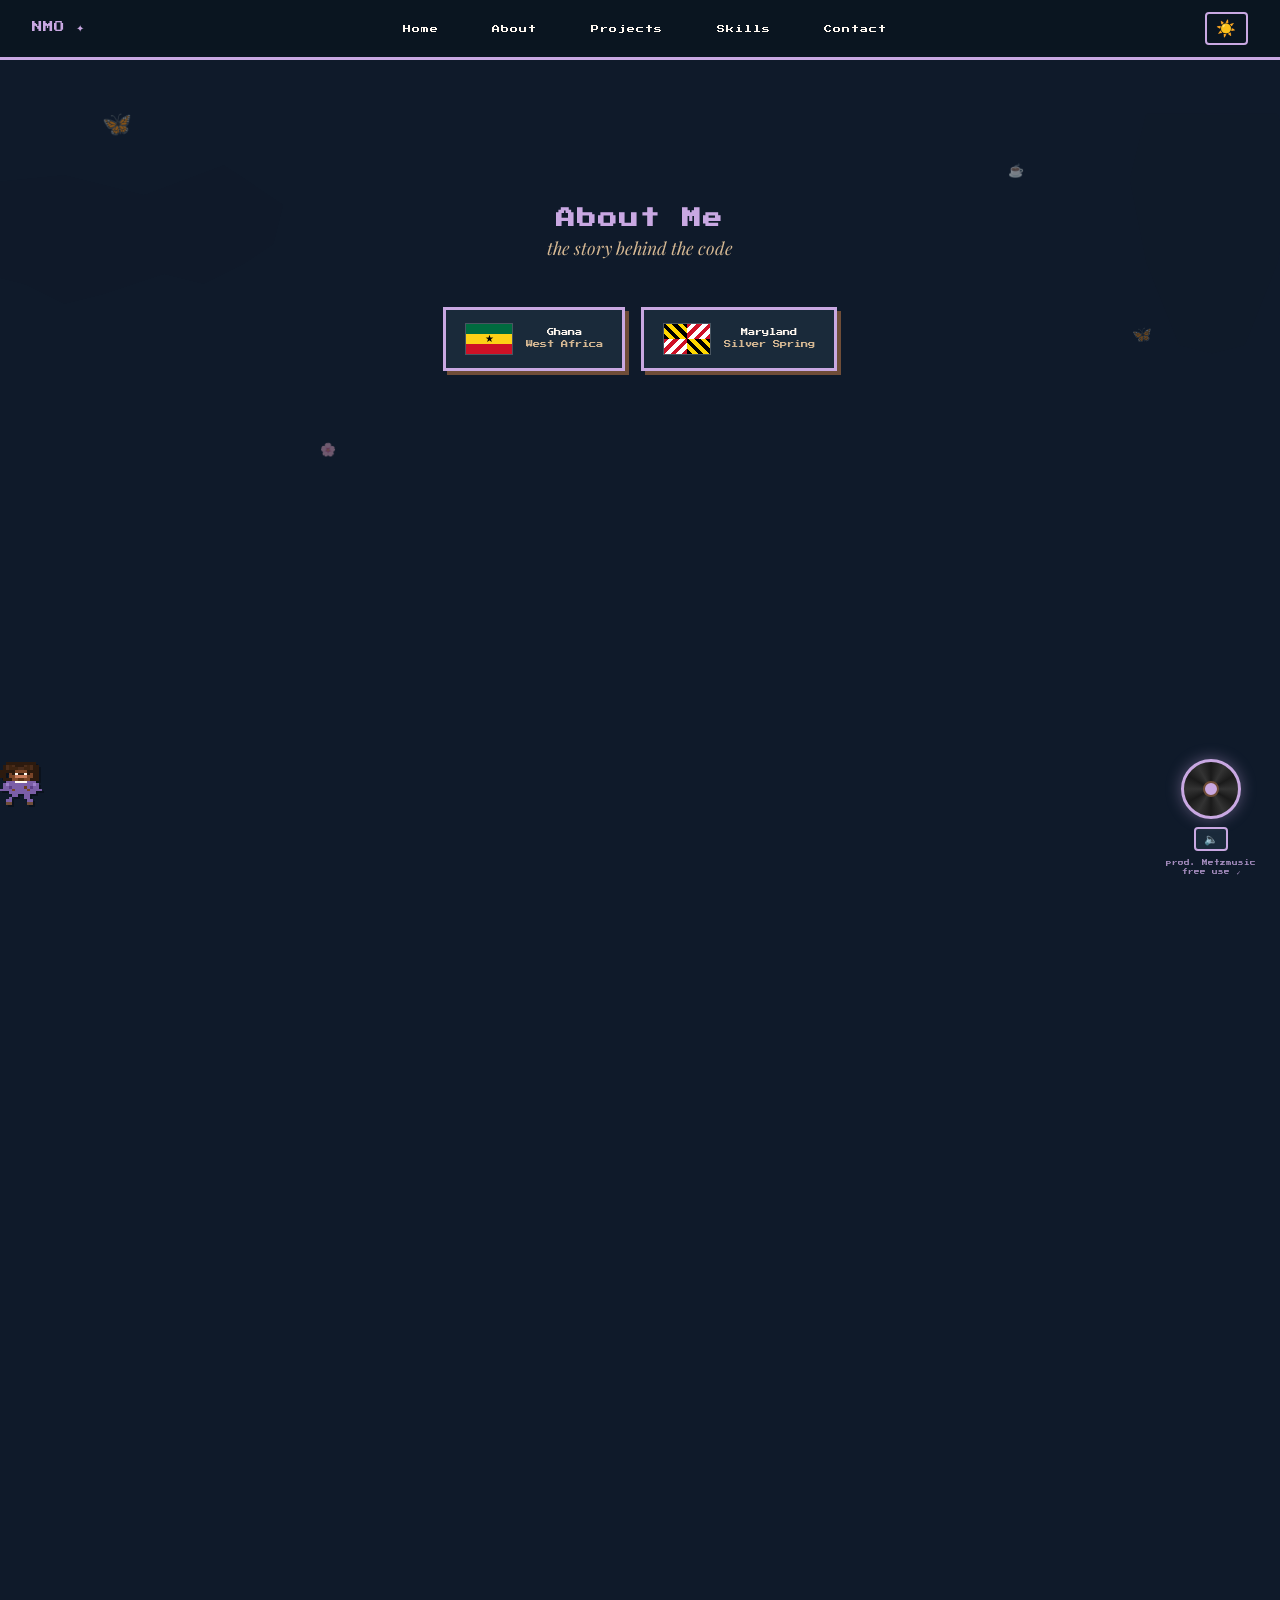
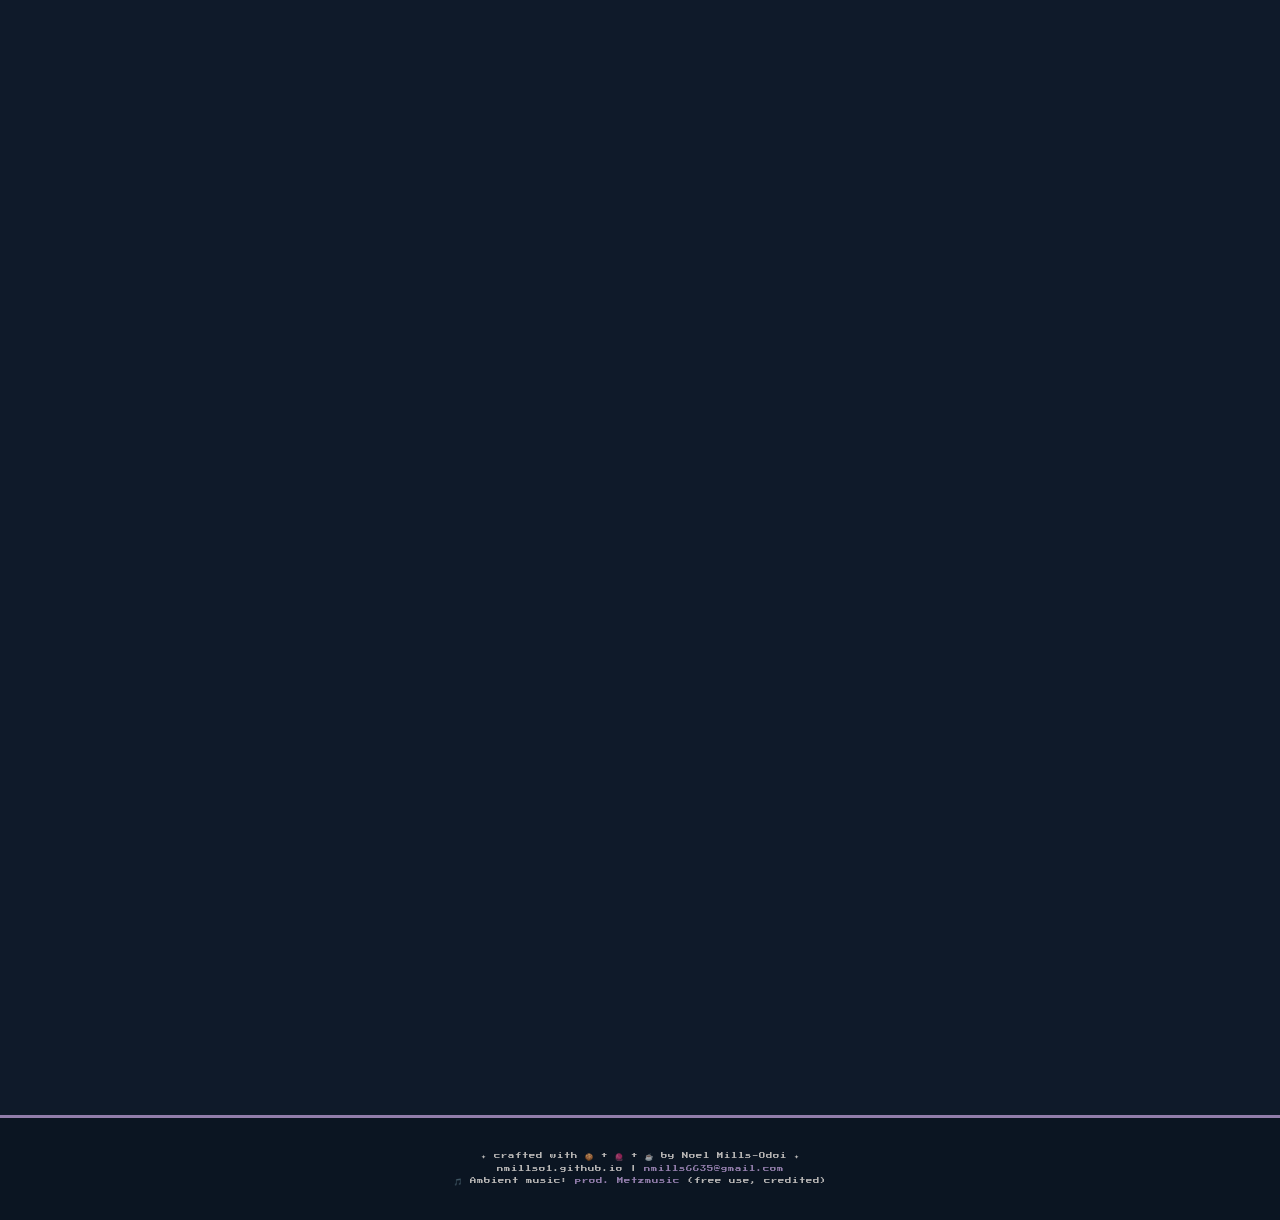
<file: noel-portfolio/about.html>
<!DOCTYPE html>
<html lang="en">
<head>
  <meta charset="UTF-8" />
  <meta name="viewport" content="width=device-width, initial-scale=1.0" />
  <title>About Me | Noel Mills-Odoi</title>
  <link rel="stylesheet" href="css/style.css" />
  <style>
    .about-hero {
      min-height: 60vh;
      display: flex;
      align-items: center;
      justify-content: center;
      position: relative;
      overflow: hidden;
      padding: 8rem 2rem 4rem;
      text-align: center;
    }

    /* Maryland + Ghana shape outlines in background */
    .country-outlines {
      position: absolute;
      inset: 0;
      pointer-events: none;
      z-index: 0;
      overflow: hidden;
    }

    .state-shape {
      position: absolute;
      opacity: 0.05;
      font-size: 18rem;
      filter: blur(1px);
    }

    .state-shape.md {
      color: var(--crimson);
      left: -6rem;
      top: 50%;
      transform: translateY(-50%);
    }

    .state-shape.gh {
      color: var(--gold);
      right: -4rem;
      top: 50%;
      transform: translateY(-50%);
    }

    /* Flag strips */
    .flag-display {
      display: flex;
      gap: 1rem;
      justify-content: center;
      margin: 1.5rem 0;
      flex-wrap: wrap;
    }

    .flag-card {
      background: var(--card-bg);
      border: 3px solid var(--accent);
      padding: 0.8rem 1.2rem;
      display: flex;
      align-items: center;
      gap: 0.8rem;
      box-shadow: 4px 4px 0 var(--coffee);
    }

    /* Ghana flag colors */
    .ghana-flag {
      width: 48px;
      height: 32px;
      display: flex;
      flex-direction: column;
      border: 1px solid rgba(255,255,255,0.2);
    }

    .ghana-flag .stripe { flex: 1; }
    .ghana-flag .stripe.r { background: #006B3F; }
    .ghana-flag .stripe.g { background: #FCD116; position: relative; }
    .ghana-flag .stripe.b { background: #CE1126; }
    .ghana-flag .stripe.g::after {
      content: '★';
      position: absolute;
      top: 50%;
      left: 50%;
      transform: translate(-50%, -50%);
      color: #000;
      font-size: 10px;
      line-height: 1;
    }

    /* Maryland flag colors */
    .md-flag {
      width: 48px;
      height: 32px;
      display: grid;
      grid-template-columns: 1fr 1fr;
      grid-template-rows: 1fr 1fr;
      border: 1px solid rgba(255,255,255,0.2);
    }

    .md-flag .q1 { background: repeating-linear-gradient(45deg, #000 0px, #000 4px, #FFD700 4px, #FFD700 8px); }
    .md-flag .q2 { background: repeating-linear-gradient(-45deg, #CE1126 0px, #CE1126 4px, #fff 4px, #fff 8px); }
    .md-flag .q3 { background: repeating-linear-gradient(-45deg, #CE1126 0px, #CE1126 4px, #fff 4px, #fff 8px); }
    .md-flag .q4 { background: repeating-linear-gradient(45deg, #000 0px, #000 4px, #FFD700 4px, #FFD700 8px); }

    .flag-text {
      font-family: var(--font-pixel);
      font-size: 0.45rem;
      color: var(--text);
      line-height: 1.6;
    }

    /* ---- Profile section ---- */
    .profile-layout {
      display: grid;
      grid-template-columns: 300px 1fr;
      gap: 3rem;
      max-width: 1000px;
      margin: 0 auto;
      align-items: start;
    }

    .profile-card {
      background: var(--card-bg);
      border: 3px solid var(--accent);
      padding: 2rem;
      text-align: center;
      box-shadow: 6px 6px 0 var(--coffee);
      position: sticky;
      top: 5rem;
    }

    .profile-avatar-wrap {
      width: 160px;
      height: 160px;
      margin: 0 auto 1.5rem;
      border-radius: 50%;
      border: 4px solid var(--lavender);
      box-shadow: 0 0 0 4px var(--coffee);
      overflow: hidden;
      background: var(--navy);
      display: flex;
      align-items: center;
      justify-content: center;
      animation: pulse-glow 3s ease-in-out infinite;
    }

    .profile-name {
      font-family: var(--font-pixel);
      font-size: 0.6rem;
      color: var(--accent);
      margin-bottom: 0.3rem;
      letter-spacing: 1px;
    }

    .profile-title {
      font-family: var(--font-serif);
      font-size: 0.9rem;
      color: var(--tan);
      font-style: italic;
      margin-bottom: 1rem;
    }

    .profile-links {
      display: flex;
      flex-direction: column;
      gap: 0.6rem;
      margin-top: 1.2rem;
    }

    .profile-link {
      font-family: var(--font-pixel);
      font-size: 0.4rem;
      padding: 0.5rem;
      border: 2px solid var(--accent);
      color: var(--text);
      text-decoration: none;
      letter-spacing: 0.5px;
      transition: all 0.3s;
      display: flex;
      align-items: center;
      gap: 0.5rem;
    }

    .profile-link:hover {
      background: var(--accent);
      color: var(--bg);
    }

    /* ---- Story section ---- */
    .story-section p {
      font-size: 1rem;
      line-height: 1.9;
      margin-bottom: 1.2rem;
      color: var(--text);
      opacity: 0.9;
    }

    .story-section h3 {
      font-family: var(--font-pixel);
      font-size: 0.6rem;
      color: var(--accent);
      margin: 2rem 0 0.8rem;
      letter-spacing: 1px;
    }

    .story-section .highlight {
      color: var(--lavender);
      font-weight: 700;
    }

    .hobby-grid {
      display: grid;
      grid-template-columns: repeat(auto-fit, minmax(130px, 1fr));
      gap: 1rem;
      margin: 1.5rem 0;
    }

    .hobby-card {
      background: var(--card-bg);
      border: 2px solid var(--accent);
      padding: 1rem;
      text-align: center;
      box-shadow: 3px 3px 0 var(--coffee);
      transition: all 0.3s;
    }

    .hobby-card:hover {
      transform: translate(-2px, -2px);
      box-shadow: 5px 5px 0 var(--coffee);
    }

    .hobby-icon { font-size: 1.8rem; display: block; margin-bottom: 0.5rem; }
    .hobby-name { font-family: var(--font-pixel); font-size: 0.4rem; color: var(--accent); letter-spacing: 0.5px; }

    /* ---- Timeline ---- */
    .timeline {
      position: relative;
      padding-left: 2rem;
      border-left: 3px solid var(--accent);
    }

    .timeline-item {
      position: relative;
      margin-bottom: 2rem;
      padding-left: 1.5rem;
    }

    .timeline-item::before {
      content: '★';
      position: absolute;
      left: -2.2rem;
      top: 0;
      color: var(--accent);
      font-size: 1rem;
      background: var(--bg);
      padding: 0 3px;
    }

    .timeline-year {
      font-family: var(--font-pixel);
      font-size: 0.45rem;
      color: var(--lavender);
      margin-bottom: 0.3rem;
      letter-spacing: 1px;
    }

    .timeline-event {
      font-size: 0.95rem;
      color: var(--text);
      opacity: 0.9;
      line-height: 1.5;
    }

    /* ---- Travel Map ---- */
    .travel-section {
      margin: 3rem 0;
    }

    .us-map-visual {
      display: grid;
      grid-template-columns: repeat(auto-fill, minmax(70px, 1fr));
      gap: 0.4rem;
      margin: 1rem 0;
    }

    .visited-state {
      font-family: var(--font-pixel);
      font-size: 0.4rem;
      padding: 0.4rem 0.3rem;
      border: 2px solid var(--mint);
      color: var(--mint);
      background: rgba(168,216,194,0.08);
      text-align: center;
      transition: all 0.3s;
      cursor: default;
      position: relative;
    }

    .visited-state:hover {
      background: var(--mint);
      color: var(--bg);
      transform: scale(1.1);
      z-index: 2;
    }

    .visited-state::before { content: '📍 '; }
  </style>
</head>
<body>

<div class="floating-elements" id="floatingElements"></div>

<div class="avatar-walker" id="avatarWalker" style="bottom:90px;">
  <div class="avatar-bubble"></div>
  <canvas class="avatar-sprite" id="avatarCanvas" width="48" height="64"></canvas>
</div>

<nav class="navbar">
  <a href="index.html" class="nav-logo">NMO ✦</a>
  <ul class="nav-links">
    <li><a href="index.html">Home</a></li>
    <li><a href="about.html">About</a></li>
    <li><a href="projects.html">Projects</a></li>
    <li><a href="skills.html">Skills</a></li>
    <li><a href="contact.html">Contact</a></li>
  </ul>
  <button class="theme-toggle" id="themeToggle">☀️</button>
</nav>

<div class="vinyl-player">
  <div class="vinyl-record" id="vinyl"></div>
  <button class="mute-btn" id="muteBtn">🔈</button>
  <div class="vinyl-label">prod. Metzmusic<br/>free use ✓</div>
</div>

<!-- ===== ABOUT HERO ===== -->
<section class="about-hero">
  <div class="country-outlines">
    <!-- Maryland shape suggestion -->
    <div class="state-shape md">
      <svg viewBox="0 0 200 120" width="400" height="240" style="opacity:0.12;fill:#CE1126;">
        <path d="M10,60 L30,30 L80,25 L120,35 L160,20 L190,40 L185,60 L170,70 L150,80 L130,75 L100,85 L80,90 L60,80 L40,75 Z"/>
      </svg>
    </div>
    <!-- Ghana shape suggestion -->
    <div class="state-shape gh" style="right:-2rem;top:50%;transform:translateY(-50%);">
      <svg viewBox="0 0 120 160" width="200" height="270" style="opacity:0.1;fill:#FCD116;">
        <path d="M20,10 L100,10 L110,50 L100,100 L80,150 L60,155 L40,150 L20,100 L10,50 Z"/>
      </svg>
    </div>

    <!-- Scattered butterflies -->
    <span style="position:absolute;top:20%;left:8%;font-size:1.5rem;animation:flutter 5s ease-in-out infinite;opacity:0.5;">🦋</span>
    <span style="position:absolute;top:60%;right:10%;font-size:1rem;animation:flutter 7s ease-in-out 1s infinite;opacity:0.4;">🦋</span>
    <span style="position:absolute;bottom:15%;left:25%;font-size:0.8rem;animation:flutter 6s ease-in-out 0.5s infinite;opacity:0.4;">🌸</span>
    <span style="position:absolute;top:30%;right:20%;font-size:0.8rem;animation:float-bounce 4s ease-in-out infinite;opacity:0.5;">☕</span>
  </div>

  <div style="position:relative;z-index:2;">
    <h1 class="section-title" style="font-size:1.2rem;margin-bottom:0.5rem;">About Me</h1>
    <p class="section-sub">the story behind the code</p>

    <div class="flag-display">
      <div class="flag-card">
        <div class="ghana-flag">
          <div class="stripe r"></div>
          <div class="stripe g"></div>
          <div class="stripe b"></div>
        </div>
        <div class="flag-text">Ghana<br/><span style="color:var(--tan);">West Africa</span></div>
      </div>
      <div class="flag-card">
        <div class="md-flag">
          <div class="q1"></div>
          <div class="q2"></div>
          <div class="q3"></div>
          <div class="q4"></div>
        </div>
        <div class="flag-text">Maryland<br/><span style="color:var(--tan);">Silver Spring</span></div>
      </div>
    </div>
  </div>
</section>

<!-- ===== MAIN ABOUT CONTENT ===== -->
<section class="section" style="padding-top:2rem;">
  <div class="profile-layout">

    <!-- Left: Profile Card -->
    <div class="profile-card reveal">
      <div class="profile-avatar-wrap">
        <canvas id="aboutAvatarCanvas" width="140" height="140" class="pixel-art"></canvas>
      </div>

      <p class="profile-name">Noel L. Mills-Odoi</p>
      <p class="profile-title">Software Engineer & AI Researcher</p>

      <div style="margin:0.8rem 0;">
        <span style="font-family:var(--font-pixel);font-size:0.4rem;color:var(--tan);">📍 Silver Spring, MD</span><br/>
        <span style="font-family:var(--font-pixel);font-size:0.4rem;color:var(--tan);">🎓 UMBC IS, May 2026</span><br/>
        <span style="font-family:var(--font-pixel);font-size:0.4rem;color:var(--tan);">🔐 CompTIA Sec+ (July 2026)</span>
      </div>

      <div class="profile-links">
        <a href="mailto:nmills6635@gmail.com" class="profile-link">📧 Email Me</a>
        <a href="https://linkedin.com/in/noel-mills-odoi" class="profile-link" target="_blank">💼 LinkedIn</a>
        <a href="https://github.com/nmillso1" class="profile-link" target="_blank">💻 GitHub</a>
        <a href="contact.html" class="profile-link">✉️ Contact Page</a>
      </div>

      <!-- Outfit label -->
      <p style="font-family:var(--font-pixel);font-size:0.35rem;color:var(--slate);margin-top:1rem;opacity:0.7;">
        [ business casual mode ]
      </p>
    </div>

    <!-- Right: Story -->
    <div class="story-section">
      <div class="reveal">
        <h3>✦ The Hook</h3>
        <p>
          I'm not just someone grinding for a paycheck. I'm the person who walks into the room and
          immediately makes you feel like you've known them forever. The first thing out of my mouth
          will make you <span class="highlight">laugh or grin from ear to ear</span> — and when
          things get hard, I'm the one who shows up, listens, and takes action.
        </p>
      </div>

      <div class="reveal">
        <h3>✦ The Journey</h3>
        <p>
          I'm a <span class="highlight">May 2026 Information Systems graduate from UMBC</span> —
          a proud HBCU-adjacent Black woman in tech from Silver Spring, Maryland, with roots in Ghana. 🇬🇭
        </p>
        <p>
          My path to tech wasn't linear. I led UMBC's Women in Cybersecurity chapter when it was
          practically inactive, rebuilt it from the ground up, organized our first campus CTF
          fundraiser, and watched it become a community that people actually wanted to be part of.
          That taught me that the most important skill in tech isn't the code — it's the people.
        </p>
      </div>

      <div class="reveal">
        <h3>✦ What I Build</h3>
        <p>
          My technical home is at the intersection of <span class="highlight">AI security</span>
          and <span class="highlight">software engineering</span>. I've built AI-powered security
          monitoring systems that apply MITRE ATT&CK logic, integrated Claude via REST API for
          automated incident response, and deliberately tried to break my own systems to find
          failure modes. I think like an attacker and build like an engineer.
        </p>
        <p>
          But I also build things just because they're cool — like PixelPlay, a browser-based
          AI music player that generates pixel art for every song. Because why not?
        </p>
      </div>

      <!-- Hobbies -->
      <div class="reveal">
        <h3>✦ When I'm Not Coding</h3>
        <div class="hobby-grid">
          <div class="hobby-card">
            <span class="hobby-icon">🍪</span>
            <span class="hobby-name">Baking Cookies</span>
          </div>
          <div class="hobby-card">
            <span class="hobby-icon">🧶</span>
            <span class="hobby-name">Crocheting</span>
          </div>
          <div class="hobby-card">
            <span class="hobby-icon">🎵</span>
            <span class="hobby-name">R&B / Hip-Hop</span>
          </div>
          <div class="hobby-card">
            <span class="hobby-icon">✈️</span>
            <span class="hobby-name">Traveling</span>
          </div>
          <div class="hobby-card">
            <span class="hobby-icon">⛸️</span>
            <span class="hobby-name">Rollerskating</span>
          </div>
          <div class="hobby-card">
            <span class="hobby-icon">🛹</span>
            <span class="hobby-name">Skateboarding</span>
          </div>
          <div class="hobby-card">
            <span class="hobby-icon">🌸</span>
            <span class="hobby-name">Lavender Chai</span>
          </div>
          <div class="hobby-card">
            <span class="hobby-icon">🦋</span>
            <span class="hobby-name">Butterfly Watching</span>
          </div>
        </div>
      </div>

      <!-- Timeline -->
      <div class="reveal">
        <h3>✦ Timeline</h3>
        <div class="timeline">
          <div class="timeline-item">
            <p class="timeline-year">2024</p>
            <p class="timeline-event">
              🏆 Awarded Delegate Jheanelle Wilkins Scholarship ($1,000 — competitively selected statewide)<br/>
              🎓 President of WiCyS UMBC chapter — rebuilt from inactive, ran first campus CTF
            </p>
          </div>
          <div class="timeline-item">
            <p class="timeline-year">2025</p>
            <p class="timeline-event">
              💻 Built full stack web app + Linux server from scratch<br/>
              🔐 Started AI-powered security monitoring research project<br/>
              🧑‍💻 Joined Costco Wholesale as Cashier's Assistant (Wheaton, MD)
            </p>
          </div>
          <div class="timeline-item">
            <p class="timeline-year">2026</p>
            <p class="timeline-event">
              🎓 Graduated UMBC — B.S. Information Systems (May 2026)<br/>
              🤖 Completed Anthropic Claude 101 + AI Fluency certifications<br/>
              🎵 Built PixelPlay — AI music player capstone project<br/>
              🔬 Co-developing Diagram Tutor with Dr. Dillon at UMBC<br/>
              📋 Applied to Anthropic Fellows Program + Claude Corps Fellowship
            </p>
          </div>
        </div>
      </div>

      <!-- Travel Map -->
      <div class="travel-section reveal">
        <h3>✦ Places I've Been</h3>
        <p style="font-size:0.85rem;opacity:0.8;margin-bottom:1rem;">
          I've explored 13 US states so far — and counting. ✈️🗺️
        </p>
        <div class="map-container">
          <p class="map-title">🗺️ Visited States</p>
          <div class="us-map-visual">
            <div class="visited-state" title="Massachusetts">MA</div>
            <div class="visited-state" title="New York">NY</div>
            <div class="visited-state" title="New Jersey">NJ</div>
            <div class="visited-state" title="Maryland (home!)">MD 🏠</div>
            <div class="visited-state" title="Virginia">VA</div>
            <div class="visited-state" title="Georgia">GA</div>
            <div class="visited-state" title="California">CA</div>
            <div class="visited-state" title="Colorado">CO</div>
            <div class="visited-state" title="Texas">TX</div>
            <div class="visited-state" title="Pennsylvania">PA</div>
            <div class="visited-state" title="Indiana">IN</div>
            <div class="visited-state" title="Ohio">OH</div>
            <div class="visited-state" title="Delaware">DE</div>
          </div>
          <p style="text-align:center;font-family:var(--font-pixel);font-size:0.4rem;color:var(--tan);margin-top:1rem;">
            13 states ✦ 1 planet ✦ infinite adventures ahead
          </p>
        </div>
      </div>

    </div>
  </div>
</section>

<footer>
  <p>✦ crafted with 🍪 + 🧶 + ☕ by Noel Mills-Odoi ✦</p>
  <p>nmillso1.github.io | <a href="mailto:nmills6635@gmail.com">nmills6635@gmail.com</a></p>
  <p>🎵 Ambient music: <a href="https://bsta.rs/40xWSc" target="_blank">prod. Metzmusic</a> (free use, credited)</p>
</footer>

<script src="js/avatar.js"></script>
<script src="js/audio.js"></script>
<script src="js/main.js"></script>
<script>
  // Business casual avatar variant
  function drawBusinessAvatar(canvas) {
    if (!canvas) return;
    const ctx = canvas.getContext('2d');
    ctx.imageSmoothingEnabled = false;
    const s = 10;

    // Business casual: blazer variant (darker jacket, professional)
    const pixels = [
      [0,0,0,0,2,2,2,2,2,2,2,2,0,0],
      [0,0,2,2,1,1,1,1,1,1,1,1,2,2],
      [0,2,1,1,3,3,3,3,3,3,1,1,2,0],
      [0,2,1,3,3,3,3,3,3,3,3,1,2,0],
      [0,2,1,3,4,3,3,3,3,4,3,1,2,0],
      [0,2,1,3,3,3,3,3,3,3,3,1,2,0],
      [0,2,1,3,3,5,3,3,5,3,3,1,2,0],
      [0,2,1,1,3,3,3,3,3,3,1,1,2,0],
      [0,0,8,8,8,8,8,8,8,8,8,8,0,0],
      [0,8,8,9,8,8,8,8,8,8,9,8,8,0],
      [0,8,9,9,8,8,8,8,8,8,9,9,8,0],
      [0,8,8,8,8,8,8,8,8,8,8,8,8,0],
      [0,0,8,8,8,8,8,8,8,8,8,8,0,0],
      [0,0,0,8,8,8,0,0,8,8,8,0,0,0],
    ];

    const colors = {
      1: '#A8D8C2', 2: '#25344F', 3: '#8B5E52',
      4: '#3a2520', 5: '#D4826E',
      8: '#1a2a3a',  // dark blazer
      9: '#C9A8E2',  // lapel accent
    };

    canvas.width = 14 * s;
    canvas.height = 14 * s;
    pixels.forEach((row, y) => {
      row.forEach((cell, x) => {
        if (cell && colors[cell]) {
          ctx.fillStyle = colors[cell];
          ctx.fillRect(x * s, y * s, s, s);
        }
      });
    });
  }

  drawBusinessAvatar(document.getElementById('aboutAvatarCanvas'));

  // Walking avatar
  function drawWalkAvatar(canvas) {
    if (!canvas) return;
    const ctx = canvas.getContext('2d');
    ctx.imageSmoothingEnabled = false;
    const s = 4;
    const pixels = [
      [0,0,2,2,2,2,2,2,0,0],
      [0,2,1,1,1,1,1,1,2,0],
      [0,2,3,3,3,3,3,3,2,0],
      [0,2,3,4,3,3,4,3,2,0],
      [0,2,3,3,5,3,3,3,2,0],
      [0,0,6,6,6,6,6,6,0,0],
      [0,6,6,7,6,6,7,6,6,0],
      [0,6,6,6,6,6,6,6,6,0],
    ];
    const colors = { 1:'#A8D8C2',2:'#25344F',3:'#8B5E52',4:'#3a2520',5:'#D4826E',6:'#617891',7:'#C9A8E2' };
    canvas.width = 10 * s; canvas.height = 8 * s;
    pixels.forEach((row,y) => row.forEach((cell,x) => {
      if(cell && colors[cell]){ ctx.fillStyle=colors[cell]; ctx.fillRect(x*s,y*s,s,s); }
    }));
  }
  drawWalkAvatar(document.getElementById('avatarCanvas'));
</script>
</body>
</html>
</file>
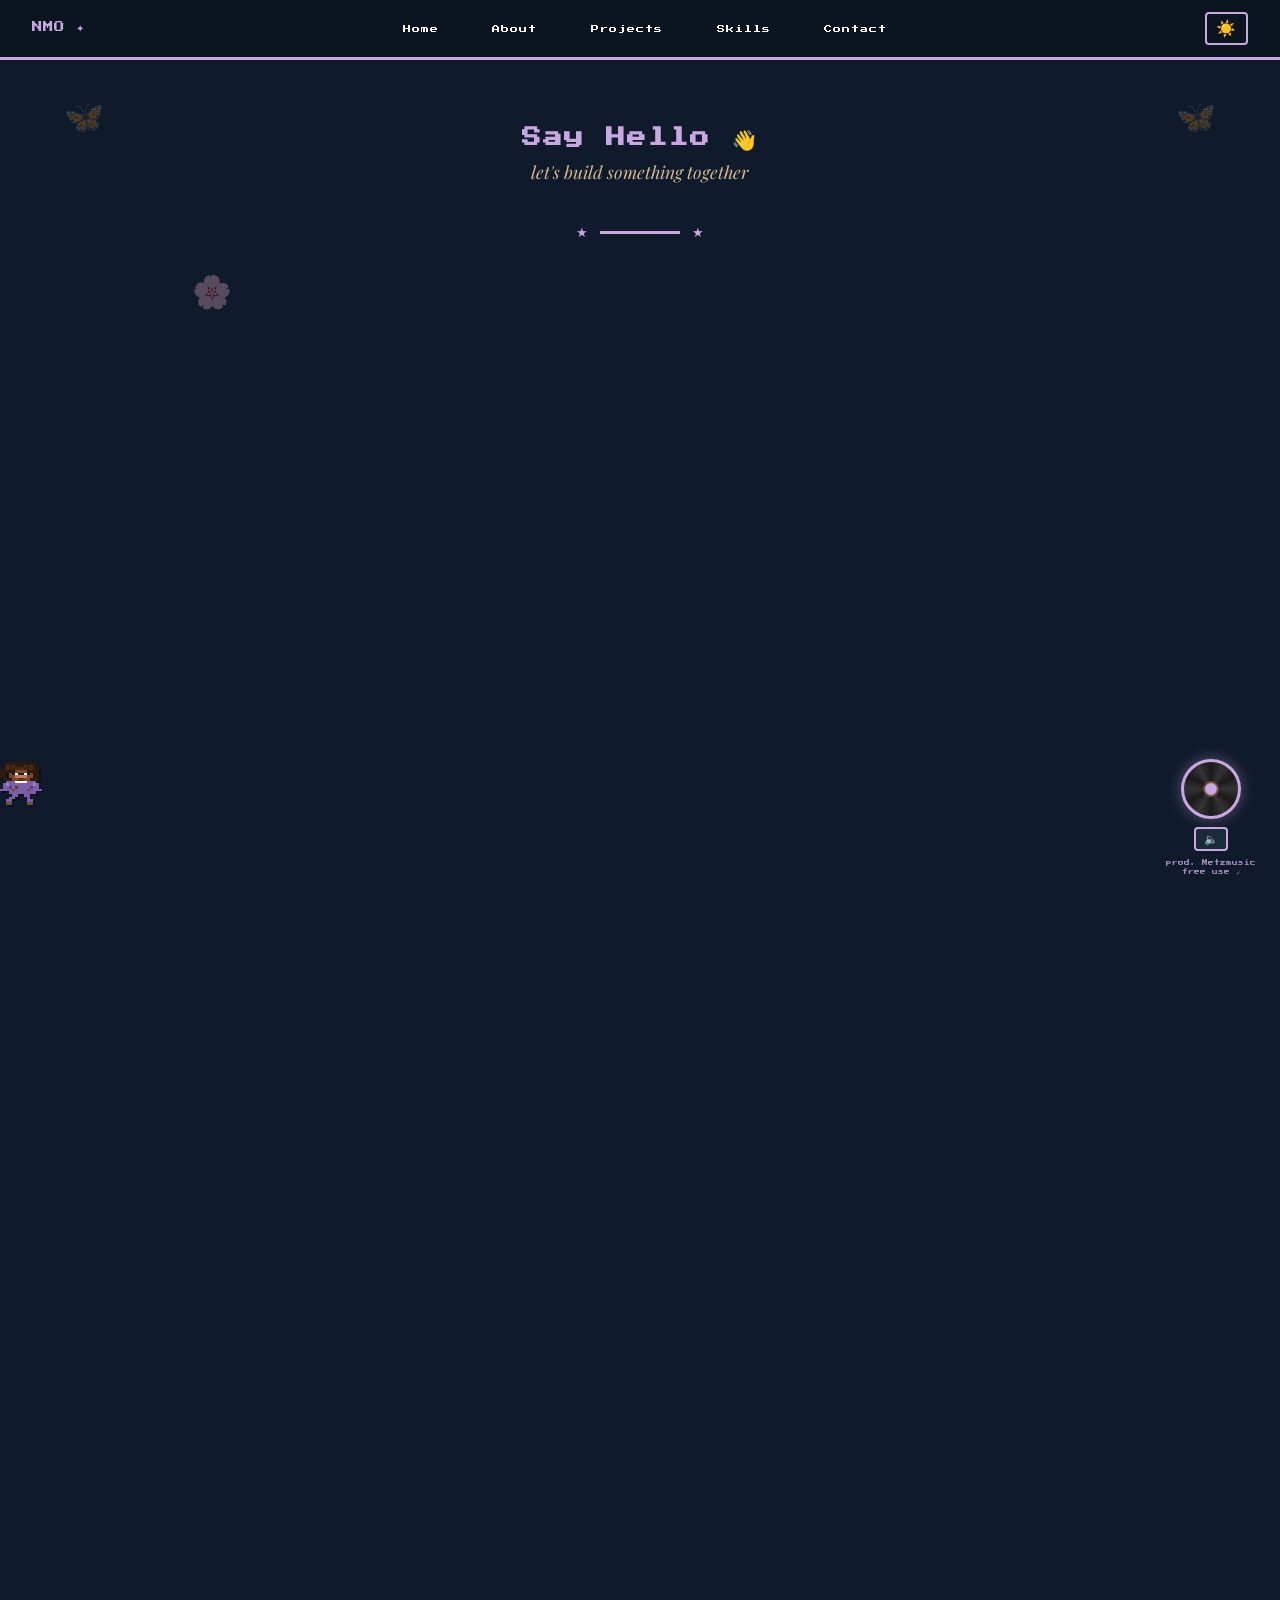
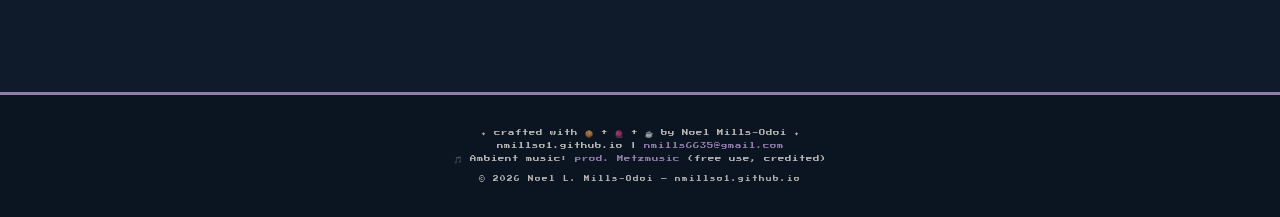
<file: noel-portfolio/contact.html>
<!DOCTYPE html>
<html lang="en">
<head>
  <meta charset="UTF-8" />
  <meta name="viewport" content="width=device-width, initial-scale=1.0" />
  <title>Contact | Noel Mills-Odoi</title>
  <link rel="stylesheet" href="css/style.css" />
  <style>
    .contact-hero {
      padding: 8rem 2rem 3rem;
      text-align: center;
      position: relative;
      overflow: hidden;
    }

    .contact-main {
      max-width: 900px;
      margin: 0 auto;
      padding: 2rem 2rem 6rem;
    }

    .contact-intro {
      text-align: center;
      margin-bottom: 3rem;
    }

    .contact-intro p {
      font-size: 1.05rem;
      line-height: 1.8;
      color: var(--text);
      opacity: 0.9;
      max-width: 600px;
      margin: 0 auto 1rem;
    }

    .contact-grid {
      display: grid;
      grid-template-columns: repeat(auto-fit, minmax(260px, 1fr));
      gap: 1.5rem;
      margin-bottom: 3rem;
    }

    .contact-card {
      background: var(--card-bg);
      border: 3px solid var(--accent);
      padding: 1.5rem;
      display: flex;
      align-items: center;
      gap: 1rem;
      text-decoration: none;
      color: var(--text);
      box-shadow: 5px 5px 0 var(--coffee);
      transition: all 0.3s ease;
    }

    .contact-card:hover {
      transform: translate(-3px, -3px);
      box-shadow: 8px 8px 0 var(--coffee);
      border-color: var(--lavender);
      color: var(--lavender);
    }

    .contact-icon-wrap {
      width: 52px;
      height: 52px;
      background: var(--navy);
      border: 2px solid var(--accent);
      display: flex;
      align-items: center;
      justify-content: center;
      font-size: 1.5rem;
      flex-shrink: 0;
      transition: all 0.3s;
    }

    .contact-card:hover .contact-icon-wrap {
      background: var(--lavender);
      border-color: var(--lavender);
    }

    .contact-text {}
    .contact-label {
      font-family: var(--font-pixel);
      font-size: 0.45rem;
      color: var(--accent);
      margin-bottom: 0.3rem;
      letter-spacing: 0.5px;
      display: block;
    }

    .contact-value {
      font-size: 0.85rem;
      opacity: 0.8;
      word-break: break-all;
    }

    /* ---- Pixel avatar waving ---- */
    .wave-avatar {
      text-align: center;
      margin: 3rem 0;
      position: relative;
    }

    .wave-avatar canvas {
      display: block;
      margin: 0 auto;
      image-rendering: pixelated;
    }

    .speech-bubble {
      background: var(--card-bg);
      border: 3px solid var(--accent);
      padding: 1rem 1.5rem;
      font-family: var(--font-pixel);
      font-size: 0.5rem;
      color: var(--accent);
      display: inline-block;
      margin-bottom: 1rem;
      position: relative;
      letter-spacing: 0.5px;
      line-height: 2;
      box-shadow: 4px 4px 0 var(--coffee);
    }

    .speech-bubble::after {
      content: '';
      position: absolute;
      bottom: -12px;
      left: 50%;
      transform: translateX(-50%);
      border: 6px solid transparent;
      border-top-color: var(--accent);
    }

    /* ---- Availability status ---- */
    .availability {
      text-align: center;
      margin: 2rem 0;
    }

    .status-badge {
      display: inline-flex;
      align-items: center;
      gap: 0.6rem;
      background: var(--card-bg);
      border: 3px solid var(--mint);
      padding: 0.6rem 1.2rem;
      font-family: var(--font-pixel);
      font-size: 0.45rem;
      color: var(--mint);
      letter-spacing: 0.5px;
      box-shadow: 4px 4px 0 var(--coffee);
    }

    .status-dot {
      width: 10px;
      height: 10px;
      border-radius: 50%;
      background: var(--mint);
      animation: blink 1.5s step-end infinite;
    }

    /* ---- Decorative butterflies ---- */
    .butterfly-corner {
      position: absolute;
      font-size: 2rem;
      opacity: 0.3;
      pointer-events: none;
    }

    /* ---- Fun facts ---- */
    .fun-facts {
      background: var(--card-bg);
      border: 3px solid var(--accent);
      padding: 2rem;
      box-shadow: 5px 5px 0 var(--coffee);
      margin: 2rem 0;
    }

    .fun-facts-title {
      font-family: var(--font-pixel);
      font-size: 0.55rem;
      color: var(--accent);
      margin-bottom: 1.2rem;
      letter-spacing: 1px;
    }

    .fun-fact-item {
      display: flex;
      gap: 0.8rem;
      margin-bottom: 0.8rem;
      font-size: 0.9rem;
      line-height: 1.6;
      color: var(--text);
      opacity: 0.9;
    }

    .fun-fact-item .emoji {
      font-size: 1.1rem;
      flex-shrink: 0;
    }
  </style>
</head>
<body>

<div class="floating-elements" id="floatingElements"></div>

<div class="avatar-walker" id="avatarWalker" style="bottom:90px;">
  <div class="avatar-bubble"></div>
  <canvas class="avatar-sprite" id="avatarCanvas" width="48" height="64"></canvas>
</div>

<nav class="navbar">
  <a href="index.html" class="nav-logo">NMO ✦</a>
  <ul class="nav-links">
    <li><a href="index.html">Home</a></li>
    <li><a href="about.html">About</a></li>
    <li><a href="projects.html">Projects</a></li>
    <li><a href="skills.html">Skills</a></li>
    <li><a href="contact.html">Contact</a></li>
  </ul>
  <button class="theme-toggle" id="themeToggle">☀️</button>
</nav>

<div class="vinyl-player">
  <div class="vinyl-record" id="vinyl"></div>
  <button class="mute-btn" id="muteBtn">🔈</button>
  <div class="vinyl-label">prod. Metzmusic<br/>free use ✓</div>
</div>

<!-- ===== HERO ===== -->
<section class="contact-hero">
  <span class="butterfly-corner" style="top:6rem;left:5%;animation:flutter 5s ease-in-out infinite;">🦋</span>
  <span class="butterfly-corner" style="top:6rem;right:5%;animation:flutter 7s ease-in-out 1s infinite;">🦋</span>
  <span class="butterfly-corner" style="bottom:1rem;left:15%;animation:flutter 6s ease-in-out 0.5s infinite;">🌸</span>

  <h1 class="section-title" style="font-size:1.2rem;margin-bottom:0.5rem;">Say Hello 👋</h1>
  <p class="section-sub">let's build something together</p>
  <div class="section-divider"></div>
</section>

<!-- ===== MAIN CONTACT ===== -->
<div class="contact-main">

  <!-- Waving avatar -->
  <div class="wave-avatar reveal">
    <div class="speech-bubble">
      hey! I'm available for opportunities ✨<br/>
      let's connect — I don't bite 🍪
    </div>
    <canvas id="contactAvatarCanvas" width="140" height="140" class="pixel-art" style="width:140px;height:140px;"></canvas>
  </div>

  <!-- Availability badge -->
  <div class="availability reveal">
    <div class="status-badge">
      <div class="status-dot"></div>
      Open to Work — Entry Level Software Engineering & AI Roles
    </div>
  </div>

  <!-- Contact intro -->
  <div class="contact-intro reveal">
    <p>
      I respond to emails, LinkedIn messages, and good memes.
      Whether you're a recruiter, a collaborator, or just someone who vibes —
      reach out. I promise the first thing I say will make you smile. 😄
    </p>
  </div>

  <!-- Contact links -->
  <div class="contact-grid reveal">

    <a href="mailto:nmills6635@gmail.com" class="contact-card">
      <div class="contact-icon-wrap">📧</div>
      <div class="contact-text">
        <span class="contact-label">Email</span>
        <span class="contact-value">nmills6635@gmail.com</span>
      </div>
    </a>

    <a href="https://linkedin.com/in/noel-mills-odoi" target="_blank" class="contact-card">
      <div class="contact-icon-wrap">💼</div>
      <div class="contact-text">
        <span class="contact-label">LinkedIn</span>
        <span class="contact-value">linkedin.com/in/noel-mills-odoi</span>
      </div>
    </a>

    <a href="https://github.com/nmillso1" target="_blank" class="contact-card">
      <div class="contact-icon-wrap">💻</div>
      <div class="contact-text">
        <span class="contact-label">GitHub</span>
        <span class="contact-value">github.com/nmillso1</span>
      </div>
    </a>

    <a href="https://nmillso1.github.io" target="_blank" class="contact-card">
      <div class="contact-icon-wrap">🌐</div>
      <div class="contact-text">
        <span class="contact-label">Portfolio</span>
        <span class="contact-value">nmillso1.github.io</span>
      </div>
    </a>

  </div>

  <!-- Fun facts -->
  <div class="fun-facts reveal">
    <h3 class="fun-facts-title">✦ A Few Things About Me</h3>
    <div class="fun-fact-item">
      <span class="emoji">🍪</span>
      <span>I will absolutely bring cookies to a team meeting. No, you don't need to ask.</span>
    </div>
    <div class="fun-fact-item">
      <span class="emoji">🧶</span>
      <span>I crochet while listening to SZA and thinking about system architecture. Multitasking queen.</span>
    </div>
    <div class="fun-fact-item">
      <span class="emoji">🇬🇭</span>
      <span>Proud Ghanaian-American from Silver Spring, MD. West African roots, East Coast energy.</span>
    </div>
    <div class="fun-fact-item">
      <span class="emoji">🦋</span>
      <span>I believe good code — like a butterfly — starts as something messy and transforms into something beautiful.</span>
    </div>
    <div class="fun-fact-item">
      <span class="emoji">🎵</span>
      <span>Current playlist: SZA, Frank Ocean, Tyler the Creator, Kehlani, Giveon. The vibe is always intentional.</span>
    </div>
    <div class="fun-fact-item">
      <span class="emoji">⛸️</span>
      <span>Yes, I rollerskate. Yes, I've crashed. Yes, I got back up. Engineering mindset.</span>
    </div>
  </div>

  <div style="text-align:center;margin-top:2rem;" class="reveal">
    <a href="about.html" class="btn-pixel" style="margin-right:1rem;">← Back to About</a>
    <a href="projects.html" class="btn-pixel filled">See My Projects →</a>
  </div>

</div>

<footer>
  <p>✦ crafted with 🍪 + 🧶 + ☕ by Noel Mills-Odoi ✦</p>
  <p>nmillso1.github.io | <a href="mailto:nmills6635@gmail.com">nmills6635@gmail.com</a></p>
  <p>🎵 Ambient music: <a href="https://bsta.rs/40xWSc" target="_blank">prod. Metzmusic</a> (free use, credited)</p>
  <p style="margin-top:0.5rem;font-size:0.35rem;">© 2026 Noel L. Mills-Odoi — nmillso1.github.io</p>
</footer>

<script src="js/avatar.js"></script>
<script src="js/audio.js"></script>
<script src="js/main.js"></script>
<script>
  // College girl avatar variant
  function drawCollegeAvatar(canvas) {
    if (!canvas) return;
    const ctx = canvas.getContext('2d');
    ctx.imageSmoothingEnabled = false;
    const s = 10;

    // College girl: hoodie + backpack vibes
    const pixels = [
      [0,0,0,0,2,2,2,2,2,2,2,2,0,0],
      [0,0,2,2,1,1,1,1,1,1,1,1,2,2],
      [0,2,1,1,3,3,3,3,3,3,1,1,2,0],
      [0,2,1,3,3,3,3,3,3,3,3,1,2,0],
      [0,2,1,3,4,3,3,3,3,4,3,1,2,0],
      [0,2,1,3,3,3,3,3,3,3,3,1,2,0],
      [0,2,1,3,3,5,3,3,5,3,3,1,2,0],
      [0,2,1,1,3,3,3,3,3,3,1,1,2,0],
      [0,0,A,A,A,A,A,A,A,A,A,A,0,0],
      [0,A,A,A,A,A,A,A,A,A,A,A,A,0],
      [0,A,A,B,A,A,A,A,A,A,B,A,A,0],
      [0,A,A,A,A,A,A,A,A,A,A,A,A,0],
      [0,0,A,A,A,A,A,A,A,A,A,A,0,0],
      [0,0,0,A,A,A,0,0,A,A,A,0,0,0],
    ];

    // Note: Can't use variables in array literals like that, using numbers instead
    const pixelsFixed = [
      [0,0,0,0,2,2,2,2,2,2,2,2,0,0],
      [0,0,2,2,1,1,1,1,1,1,1,1,2,2],
      [0,2,1,1,3,3,3,3,3,3,1,1,2,0],
      [0,2,1,3,3,3,3,3,3,3,3,1,2,0],
      [0,2,1,3,4,3,3,3,3,4,3,1,2,0],
      [0,2,1,3,3,3,3,3,3,3,3,1,2,0],
      [0,2,1,3,3,5,3,3,5,3,3,1,2,0],
      [0,2,1,1,3,3,3,3,3,3,1,1,2,0],
      [0,0,8,8,8,8,8,8,8,8,8,8,0,0],
      [0,8,8,8,8,8,8,8,8,8,8,8,8,0],
      [0,8,8,9,8,8,8,8,8,8,9,8,8,0],
      [0,8,8,8,8,8,8,8,8,8,8,8,8,0],
      [0,0,8,8,8,8,8,8,8,8,8,8,0,0],
      [0,0,0,8,8,8,0,0,8,8,8,0,0,0],
    ];

    const colors = {
      1: '#A8D8C2', 2: '#25344F', 3: '#8B5E52',
      4: '#3a2520', 5: '#D4826E',
      8: '#C9A8E2',  // lavender hoodie
      9: '#FFF8F0',  // hoodie pocket/detail
    };

    canvas.width = 14 * s;
    canvas.height = 14 * s;

    pixelsFixed.forEach((row, y) => {
      row.forEach((cell, x) => {
        if (cell && colors[cell]) {
          ctx.fillStyle = colors[cell];
          ctx.fillRect(x * s, y * s, s, s);
        }
      });
    });
  }

  drawCollegeAvatar(document.getElementById('contactAvatarCanvas'));

  function drawWalkAvatar(canvas) {
    if (!canvas) return;
    const ctx = canvas.getContext('2d');
    ctx.imageSmoothingEnabled = false;
    const s = 4;
    const pixels = [
      [0,0,2,2,2,2,2,2,0,0],[0,2,1,1,1,1,1,1,2,0],
      [0,2,3,3,3,3,3,3,2,0],[0,2,3,4,3,3,4,3,2,0],
      [0,2,3,3,5,3,3,3,2,0],[0,0,6,6,6,6,6,6,0,0],
      [0,6,6,7,6,6,7,6,6,0],[0,6,6,6,6,6,6,6,6,0],
    ];
    const colors = {1:'#A8D8C2',2:'#25344F',3:'#8B5E52',4:'#3a2520',5:'#D4826E',6:'#617891',7:'#C9A8E2'};
    canvas.width = 10*s; canvas.height = 8*s;
    pixels.forEach((row,y)=>row.forEach((cell,x)=>{
      if(cell&&colors[cell]){ctx.fillStyle=colors[cell];ctx.fillRect(x*s,y*s,s,s);}
    }));
  }
  drawWalkAvatar(document.getElementById('avatarCanvas'));
</script>
</body>
</html>
</file>
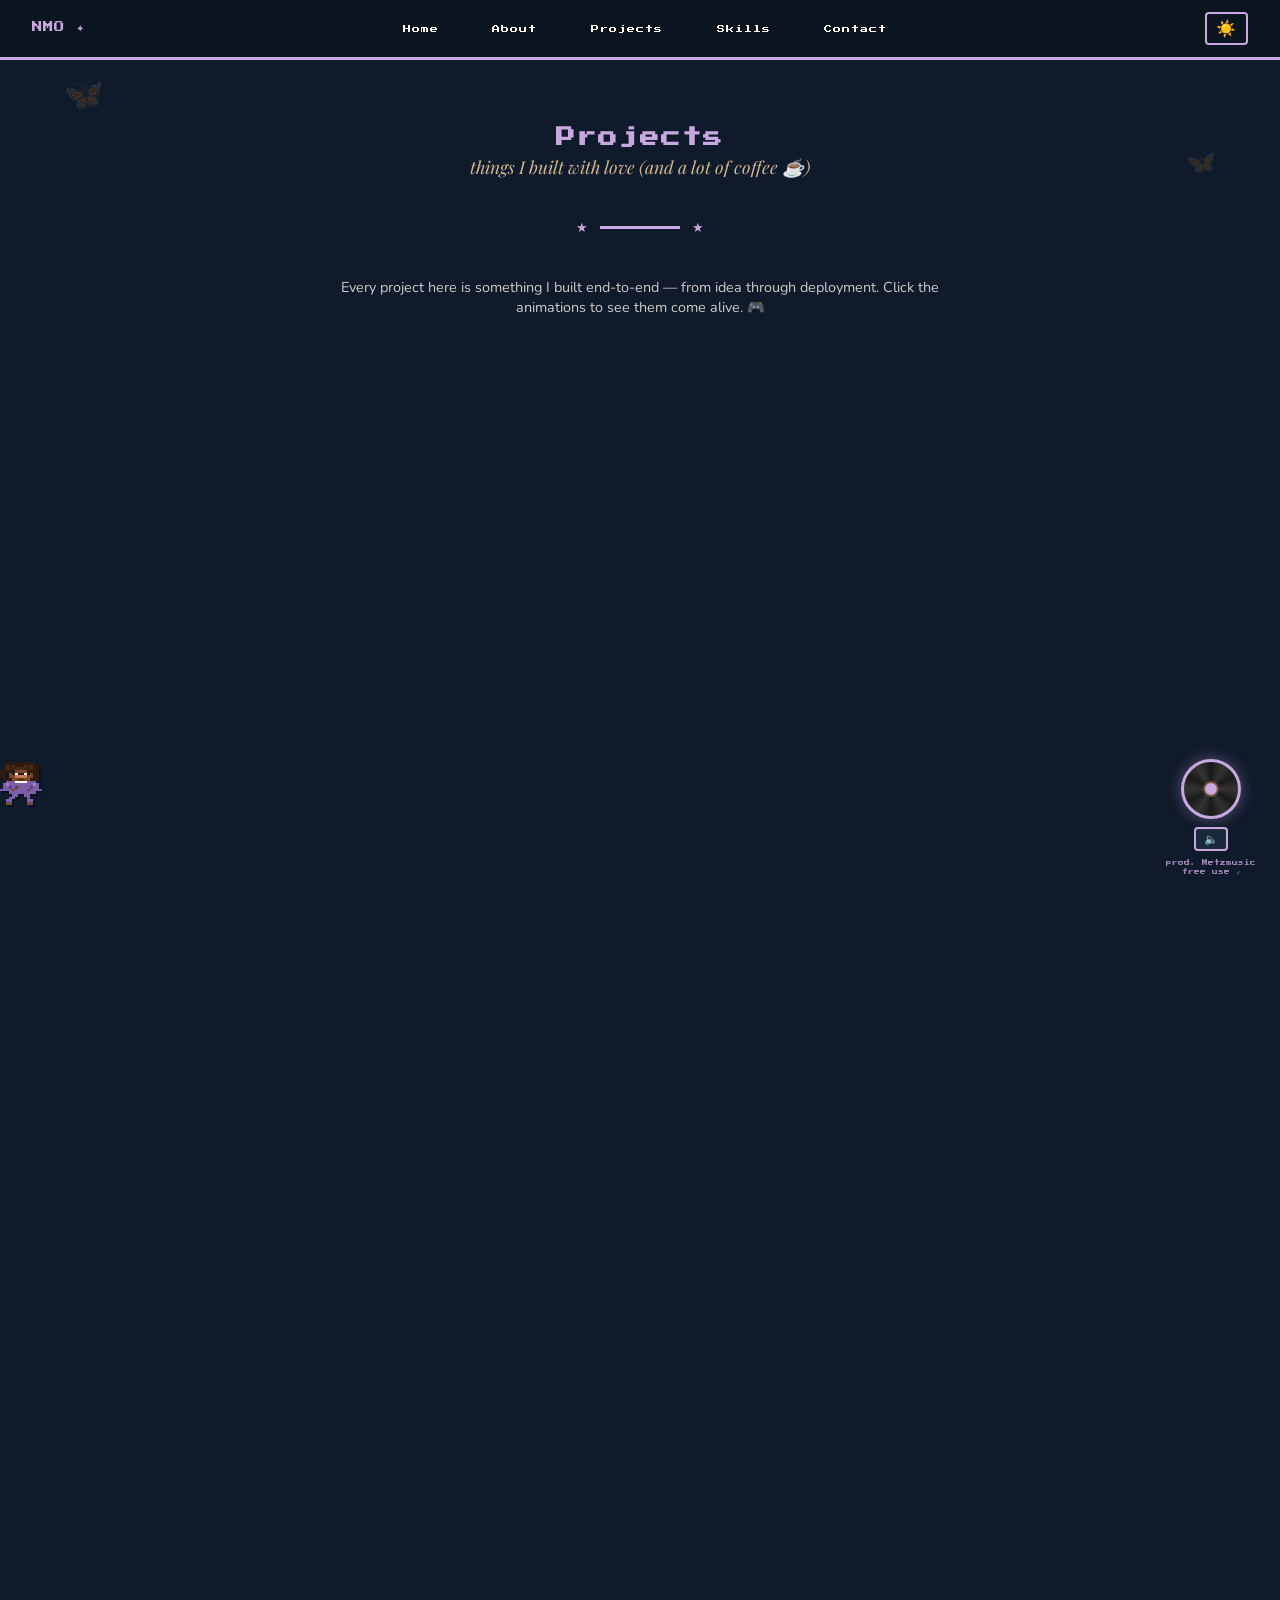
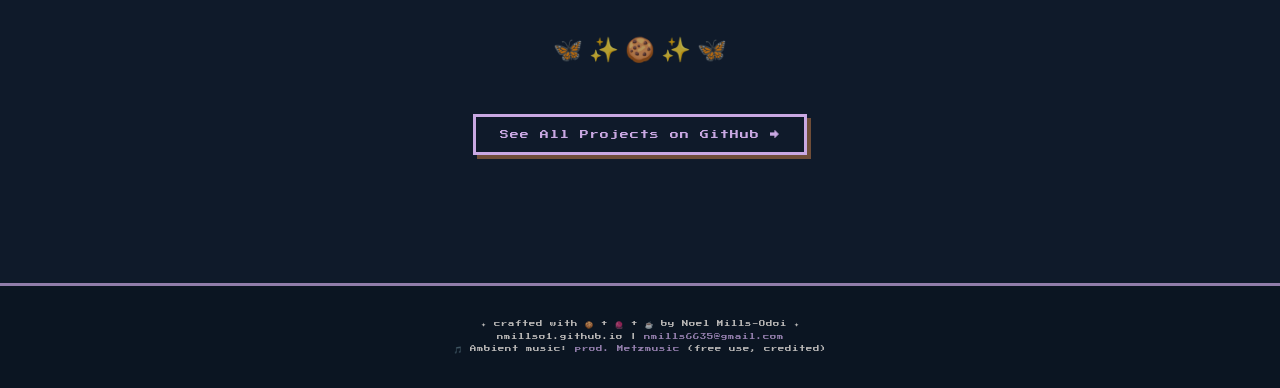
<file: noel-portfolio/projects.html>
<!DOCTYPE html>
<html lang="en">
<head>
  <meta charset="UTF-8" />
  <meta name="viewport" content="width=device-width, initial-scale=1.0" />
  <title>Projects | Noel Mills-Odoi</title>
  <link rel="stylesheet" href="css/style.css" />
  <style>
    .projects-hero {
      padding: 8rem 2rem 3rem;
      text-align: center;
      position: relative;
      overflow: hidden;
    }

    .project-grid {
      display: grid;
      grid-template-columns: repeat(auto-fit, minmax(320px, 1fr));
      gap: 2.5rem;
      max-width: 1200px;
      margin: 0 auto;
      padding: 0 2rem;
    }

    .project-card {
      background: var(--card-bg);
      border: 3px solid var(--accent);
      overflow: hidden;
      box-shadow: 6px 6px 0 var(--coffee);
      transition: all 0.3s ease;
    }

    .project-card:hover {
      transform: translate(-4px, -4px);
      box-shadow: 10px 10px 0 var(--coffee);
    }

    .project-preview {
      width: 100%;
      height: 200px;
      background: var(--navy);
      display: flex;
      align-items: center;
      justify-content: center;
      position: relative;
      overflow: hidden;
      border-bottom: 3px solid var(--accent);
    }

    .project-preview canvas {
      width: 100%;
      height: 100%;
      object-fit: cover;
      image-rendering: pixelated;
    }

    .project-preview-label {
      position: absolute;
      top: 0.5rem;
      right: 0.5rem;
      font-family: var(--font-pixel);
      font-size: 0.35rem;
      color: var(--accent);
      background: var(--card-bg);
      border: 1px solid var(--accent);
      padding: 0.2rem 0.4rem;
      letter-spacing: 0.5px;
    }

    .project-info {
      padding: 1.5rem;
    }

    .project-number {
      font-family: var(--font-pixel);
      font-size: 0.4rem;
      color: var(--slate);
      letter-spacing: 1px;
      margin-bottom: 0.3rem;
    }

    .project-name {
      font-family: var(--font-pixel);
      font-size: 0.7rem;
      color: var(--accent);
      margin-bottom: 0.8rem;
      letter-spacing: 1px;
      line-height: 1.4;
    }

    .project-desc {
      font-size: 0.9rem;
      color: var(--text);
      opacity: 0.9;
      line-height: 1.7;
      margin-bottom: 1rem;
    }

    .project-tags {
      display: flex;
      flex-wrap: wrap;
      gap: 0.4rem;
      margin-bottom: 1.2rem;
    }

    .tag {
      font-family: var(--font-pixel);
      font-size: 0.35rem;
      padding: 0.25rem 0.5rem;
      border: 1px solid var(--lavender);
      color: var(--lavender);
      letter-spacing: 0.5px;
    }

    .tag.green { border-color: var(--mint); color: var(--mint); }
    .tag.gold  { border-color: var(--gold); color: var(--gold); }
    .tag.pink  { border-color: var(--soft-pink); color: var(--soft-pink); }

    .project-links {
      display: flex;
      gap: 0.8rem;
      flex-wrap: wrap;
    }

    .project-link-btn {
      font-family: var(--font-pixel);
      font-size: 0.4rem;
      padding: 0.5rem 0.8rem;
      border: 2px solid var(--accent);
      color: var(--accent);
      text-decoration: none;
      letter-spacing: 0.5px;
      transition: all 0.3s;
      display: inline-flex;
      align-items: center;
      gap: 0.4rem;
    }

    .project-link-btn:hover {
      background: var(--accent);
      color: var(--bg);
    }

    .project-link-btn.gh {
      border-color: var(--mint);
      color: var(--mint);
    }

    .project-link-btn.gh:hover {
      background: var(--mint);
      color: var(--bg);
    }

    /* ---- Featured project (bigger) ---- */
    .project-card.featured {
      grid-column: span 2;
    }

    .project-card.featured .project-preview {
      height: 280px;
    }

    @media (max-width: 768px) {
      .project-card.featured { grid-column: span 1; }
    }

    /* ---- Section divider with butterfly ---- */
    .butterfly-divider {
      text-align: center;
      padding: 1rem;
      font-size: 1.5rem;
      color: var(--lavender);
      opacity: 0.7;
    }

    /* ---- Pixel scanlines effect on previews ---- */
    .project-preview::after {
      content: '';
      position: absolute;
      inset: 0;
      background: repeating-linear-gradient(
        0deg,
        transparent,
        transparent 2px,
        rgba(0,0,0,0.05) 2px,
        rgba(0,0,0,0.05) 4px
      );
      pointer-events: none;
      z-index: 1;
    }
  </style>
</head>
<body>

<div class="floating-elements" id="floatingElements"></div>

<div class="avatar-walker" id="avatarWalker" style="bottom:90px;">
  <div class="avatar-bubble"></div>
  <canvas class="avatar-sprite" id="avatarCanvas" width="48" height="64"></canvas>
</div>

<nav class="navbar">
  <a href="index.html" class="nav-logo">NMO ✦</a>
  <ul class="nav-links">
    <li><a href="index.html">Home</a></li>
    <li><a href="about.html">About</a></li>
    <li><a href="projects.html">Projects</a></li>
    <li><a href="skills.html">Skills</a></li>
    <li><a href="contact.html">Contact</a></li>
  </ul>
  <button class="theme-toggle" id="themeToggle">☀️</button>
</nav>

<div class="vinyl-player">
  <div class="vinyl-record" id="vinyl"></div>
  <button class="mute-btn" id="muteBtn">🔈</button>
  <div class="vinyl-label">prod. Metzmusic<br/>free use ✓</div>
</div>

<!-- ===== HERO ===== -->
<section class="projects-hero">
  <div style="position:absolute;inset:0;pointer-events:none;z-index:0;">
    <span style="position:absolute;top:20%;left:5%;font-size:2rem;opacity:0.2;animation:flutter 6s ease-in-out infinite;">🦋</span>
    <span style="position:absolute;top:40%;right:5%;font-size:1.5rem;opacity:0.2;animation:flutter 8s ease-in-out 1s infinite;">🦋</span>
  </div>
  <div style="position:relative;z-index:1;">
    <h1 class="section-title" style="font-size:1.2rem;margin-bottom:0.5rem;">Projects</h1>
    <p class="section-sub">things I built with love (and a lot of coffee ☕)</p>
    <div class="section-divider"></div>
    <p style="font-size:0.9rem;opacity:0.8;max-width:600px;margin:0 auto;">
      Every project here is something I built end-to-end — from idea through deployment.
      Click the animations to see them come alive. 🎮
    </p>
  </div>
</section>

<!-- ===== PROJECT GRID ===== -->
<section style="padding:2rem 0 6rem;">
  <div class="project-grid">

    <!-- Project 1: PixelPlay (featured) -->
    <div class="project-card featured reveal">
      <div class="project-preview">
        <canvas id="canvasPixelPlay"></canvas>
        <span class="project-preview-label">LIVE ANIMATION ▶</span>
      </div>
      <div class="project-info">
        <p class="project-number">01 ✦</p>
        <h2 class="project-name">PixelPlay</h2>
        <p class="project-desc">
          A browser-based AI music player built in vanilla JavaScript. Features local file playback,
          YouTube streaming via the IFrame API, AI-generated pixel art per song using Pollinations.ai,
          ID3 tag metadata reading, a queue system, listening history, and localStorage persistence.
          Built during Anthropic's AI Fluency course as a capstone project.
        </p>
        <div class="project-tags">
          <span class="tag">JavaScript</span>
          <span class="tag">HTML/CSS</span>
          <span class="tag green">Pollinations.ai API</span>
          <span class="tag green">YouTube IFrame API</span>
          <span class="tag gold">AI-Generated Art</span>
          <span class="tag">localStorage</span>
          <span class="tag pink">Anthropic AI Fluency</span>
        </div>
        <div class="project-links">
          <a href="https://github.com/nmillso1/PixelPlay" target="_blank" class="project-link-btn gh">
            💻 GitHub →
          </a>
        </div>
      </div>
    </div>

    <!-- Project 2: AI Security Monitor -->
    <div class="project-card reveal">
      <div class="project-preview">
        <canvas id="canvasSecurityMonitor"></canvas>
        <span class="project-preview-label">LIVE ANIMATION ▶</span>
      </div>
      <div class="project-info">
        <p class="project-number">02 ✦</p>
        <h2 class="project-name">AI Security Monitor</h2>
        <p class="project-desc">
          An AI-powered security monitoring and incident response system. Ingests system logs,
          applies MITRE ATT&CK-aligned detection logic, integrates Claude via REST API for
          automated incident report generation, and includes prompt injection defenses
          and human-in-the-loop safety checkpoints.
        </p>
        <div class="project-tags">
          <span class="tag">Python</span>
          <span class="tag green">Claude API</span>
          <span class="tag">REST API</span>
          <span class="tag gold">MITRE ATT&CK</span>
          <span class="tag">NIST AI RMF</span>
          <span class="tag pink">LLM Integration</span>
        </div>
        <div class="project-links">
          <a href="https://github.com/nmillso1" target="_blank" class="project-link-btn gh">
            💻 GitHub →
          </a>
        </div>
      </div>
    </div>

    <!-- Project 3: Diagram Tutor -->
    <div class="project-card reveal">
      <div class="project-preview">
        <canvas id="canvasDiagramTutor"></canvas>
        <span class="project-preview-label">LIVE ANIMATION ▶</span>
      </div>
      <div class="project-info">
        <p class="project-number">03 ✦</p>
        <h2 class="project-name">Diagram Tutor</h2>
        <p class="project-desc">
          A floating desktop AI study assistant co-built with a research partner and faculty
          advisor Dr. Edward Dillon at UMBC. Uses a local Ollama (qwen3:4b) model for chat
          and the Claude API for diagram generation. Designed to help visual learners without
          replacing teacher judgment.
        </p>
        <div class="project-tags">
          <span class="tag">Python</span>
          <span class="tag">PyQt5</span>
          <span class="tag green">Claude API</span>
          <span class="tag gold">Ollama qwen3:4b</span>
          <span class="tag pink">Education Tech</span>
          <span class="tag">UMBC Research</span>
        </div>
        <div class="project-links">
          <a href="https://github.com/nmillso1/diagram-generator" target="_blank" class="project-link-btn gh">
            💻 GitHub →
          </a>
        </div>
      </div>
    </div>

    <!-- Project 4: Bean There Cafe Finder -->
    <div class="project-card reveal">
      <div class="project-preview">
        <canvas id="canvasCafeFinder"></canvas>
        <span class="project-preview-label">LIVE ANIMATION ▶</span>
      </div>
      <div class="project-info">
        <p class="project-number">04 ✦</p>
        <h2 class="project-name">Bean There Cafe Finder</h2>
        <p class="project-desc">
          A Progressive Web App (PWA) for discovering local cafes in the Baltimore/Catonsville area.
          Built with Leaflet.js, OpenStreetMap, and the Overpass API with a manually curated
          cafes.json dataset covering Catonsville, Arbutus, Ellicott City, and Baltimore MD.
        </p>
        <div class="project-tags">
          <span class="tag">JavaScript</span>
          <span class="tag green">Leaflet.js</span>
          <span class="tag">OpenStreetMap</span>
          <span class="tag gold">Overpass API</span>
          <span class="tag pink">PWA</span>
          <span class="tag">HTML/CSS</span>
        </div>
        <div class="project-links">
          <a href="https://github.com/nmillso1/Bean-There-Cafe-Finder" target="_blank" class="project-link-btn gh">
            💻 GitHub →
          </a>
        </div>
      </div>
    </div>

    <!-- Project 5: IS436 Chat Application -->
    <div class="project-card reveal">
      <div class="project-preview">
        <canvas id="canvasChatApp"></canvas>
        <span class="project-preview-label">LIVE ANIMATION ▶</span>
      </div>
      <div class="project-info">
        <p class="project-number">05 ✦</p>
        <h2 class="project-name">IS436 Group Chat App</h2>
        <p class="project-desc">
          A multi-client networked chat application built in a 5-person Agile team for UMBC's
          IS 436 capstone course. Features a multithreaded Python TCP socket server with
          thread-safe state management, a Tkinter GUI, and persistent logging.
          Supports 5+ simultaneous client connections.
        </p>
        <div class="project-tags">
          <span class="tag">Python</span>
          <span class="tag green">TCP Sockets</span>
          <span class="tag">Threading</span>
          <span class="tag gold">Tkinter GUI</span>
          <span class="tag pink">Agile/Scrum</span>
          <span class="tag">UMBC Capstone</span>
        </div>
        <div class="project-links">
          <a href="https://github.com/nmillso1/IS436-Group-Chat-Application" target="_blank" class="project-link-btn gh">
            💻 GitHub →
          </a>
        </div>
      </div>
    </div>

  </div>

  <div class="butterfly-divider">
    🦋 ✨ 🍪 ✨ 🦋
  </div>

  <div style="text-align:center;padding:2rem;">
    <a href="https://github.com/nmillso1" target="_blank" class="btn-pixel">
      See All Projects on GitHub →
    </a>
  </div>
</section>

<footer>
  <p>✦ crafted with 🍪 + 🧶 + ☕ by Noel Mills-Odoi ✦</p>
  <p>nmillso1.github.io | <a href="mailto:nmills6635@gmail.com">nmills6635@gmail.com</a></p>
  <p>🎵 Ambient music: <a href="https://bsta.rs/40xWSc" target="_blank">prod. Metzmusic</a> (free use, credited)</p>
</footer>

<script src="js/avatar.js"></script>
<script src="js/audio.js"></script>
<script src="js/main.js"></script>
<script>
  // Security monitor animation
  function animateSecurityMonitor(canvas) {
    if (!canvas) return;
    const ctx = canvas.getContext('2d');
    canvas.width = 300; canvas.height = 200;
    let frame = 0;
    const alerts = [
      { text: 'ALERT: Anomaly detected', sev: 'HIGH', color: '#CE1126' },
      { text: 'LOG: Auth failure x3', sev: 'MED', color: '#E8C97A' },
      { text: 'PASS: Output validated ✓', sev: 'OK', color: '#A8D8C2' },
      { text: 'AI: Report generated', sev: 'INFO', color: '#C9A8E2' },
    ];

    function draw() {
      ctx.fillStyle = '#0a0f1a';
      ctx.fillRect(0, 0, 300, 200);

      // Terminal border
      ctx.strokeStyle = '#A8D8C2';
      ctx.lineWidth = 2;
      ctx.strokeRect(5, 5, 290, 190);

      // Header
      ctx.fillStyle = '#0F2A1A';
      ctx.fillRect(5, 5, 290, 20);
      ctx.font = '7px "Press Start 2P", monospace';
      ctx.fillStyle = '#A8D8C2';
      ctx.fillText('AI SECURITY MONITOR v1.0', 15, 18);

      // Blinking cursor
      if (Math.floor(frame / 20) % 2 === 0) {
        ctx.fillStyle = '#A8D8C2';
        ctx.fillRect(15, 25, 6, 10);
      }

      // Scrolling log lines
      alerts.forEach((alert, i) => {
        const y = 40 + i * 35;
        const pulse = Math.sin(frame * 0.05 + i) > 0;

        ctx.fillStyle = `${alert.color}22`;
        ctx.fillRect(10, y - 10, 280, 28);
        ctx.strokeStyle = alert.color;
        ctx.lineWidth = 1;
        ctx.strokeRect(10, y - 10, 280, 28);

        ctx.font = '5px "Press Start 2P", monospace';
        ctx.fillStyle = alert.color;
        ctx.fillText(`[${alert.sev}]`, 15, y + 5);

        ctx.fillStyle = '#FFF8F0';
        ctx.font = '5px sans-serif';
        ctx.fillText(alert.text, 65, y + 5);

        // Pulse indicator
        if (pulse && alert.sev === 'HIGH') {
          ctx.beginPath();
          ctx.arc(275, y, 5, 0, Math.PI * 2);
          ctx.fillStyle = alert.color;
          ctx.fill();
        }
      });

      // MITRE ATT&CK label
      ctx.font = '5px "Press Start 2P", monospace';
      ctx.fillStyle = '#617891';
      ctx.fillText('MITRE ATT&CK + Claude API', 55, 185);

      frame++;
      requestAnimationFrame(draw);
    }
    draw();
  }

  // Walking avatar
  function drawWalkAvatar(canvas) {
    if (!canvas) return;
    const ctx = canvas.getContext('2d');
    ctx.imageSmoothingEnabled = false;
    const s = 4;
    const pixels = [
      [0,0,2,2,2,2,2,2,0,0],[0,2,1,1,1,1,1,1,2,0],
      [0,2,3,3,3,3,3,3,2,0],[0,2,3,4,3,3,4,3,2,0],
      [0,2,3,3,5,3,3,3,2,0],[0,0,6,6,6,6,6,6,0,0],
      [0,6,6,7,6,6,7,6,6,0],[0,6,6,6,6,6,6,6,6,0],
    ];
    const colors = {1:'#A8D8C2',2:'#25344F',3:'#8B5E52',4:'#3a2520',5:'#D4826E',6:'#617891',7:'#C9A8E2'};
    canvas.width = 10*s; canvas.height = 8*s;
    pixels.forEach((row,y)=>row.forEach((cell,x)=>{
      if(cell&&colors[cell]){ctx.fillStyle=colors[cell];ctx.fillRect(x*s,y*s,s,s);}
    }));
  }
  drawWalkAvatar(document.getElementById('avatarCanvas'));

  window.addEventListener('load', () => {
    animatePixelPlay(document.getElementById('canvasPixelPlay'));
    animateSecurityMonitor(document.getElementById('canvasSecurityMonitor'));
    animateDiagramTutor(document.getElementById('canvasDiagramTutor'));
    animateCafeFinder(document.getElementById('canvasCafeFinder'));
    animateChatApp(document.getElementById('canvasChatApp'));
  });
</script>
</body>
</html>
</file>
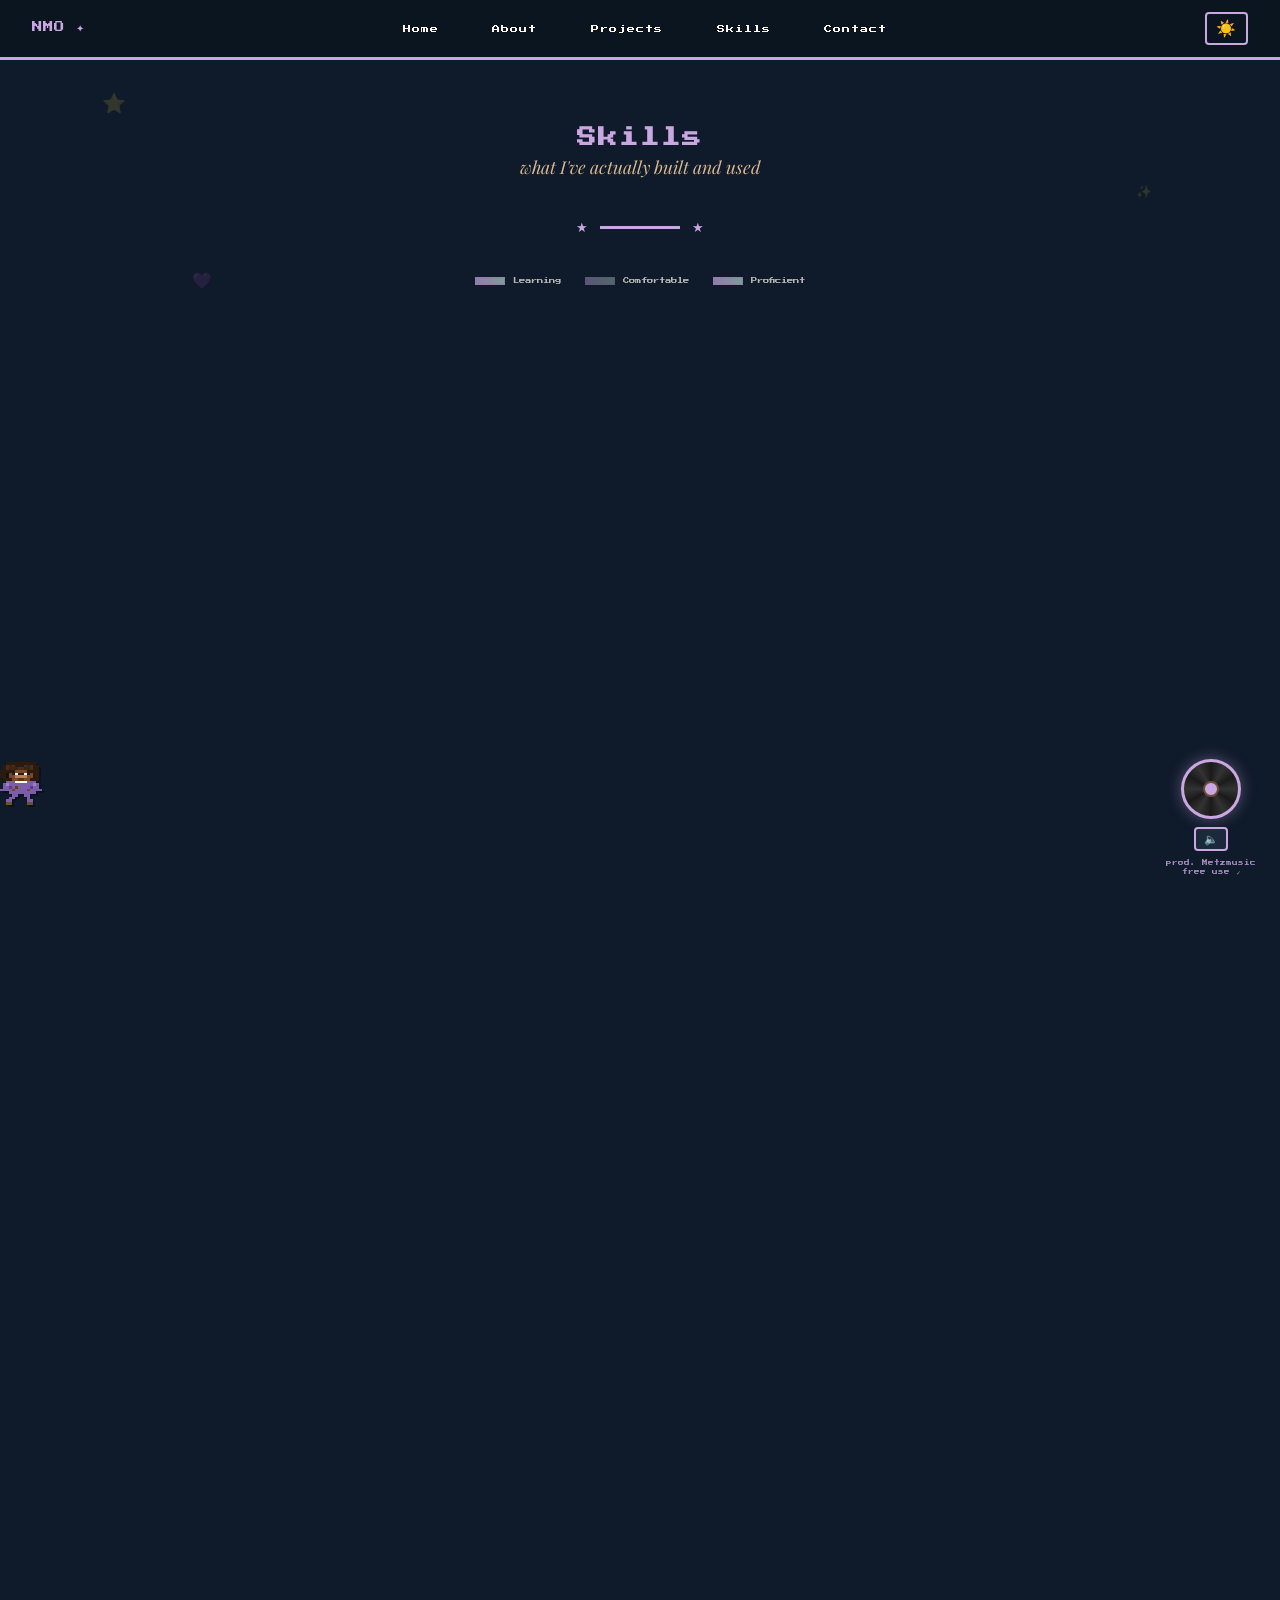
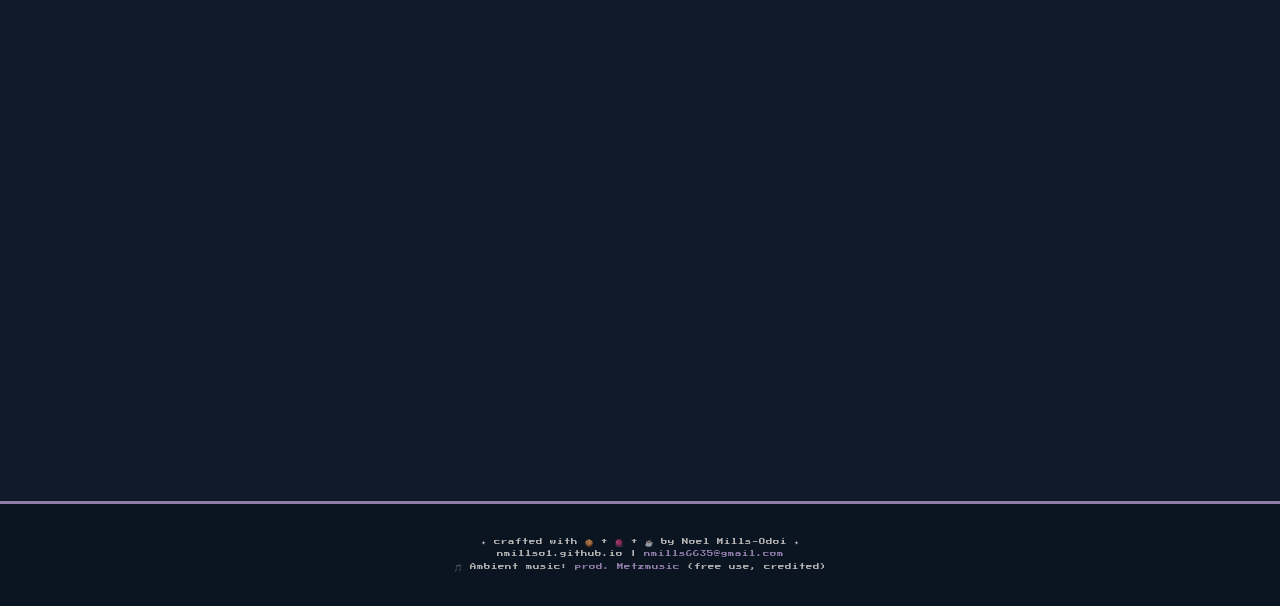
<file: noel-portfolio/skills.html>
<!DOCTYPE html>
<html lang="en">
<head>
  <meta charset="UTF-8" />
  <meta name="viewport" content="width=device-width, initial-scale=1.0" />
  <title>Skills | Noel Mills-Odoi</title>
  <link rel="stylesheet" href="css/style.css" />
  <style>
    .skills-hero {
      padding: 8rem 2rem 3rem;
      text-align: center;
      position: relative;
      overflow: hidden;
    }

    .skills-layout {
      max-width: 1100px;
      margin: 0 auto;
      padding: 0 2rem 6rem;
      display: grid;
      grid-template-columns: 1fr 1fr;
      gap: 3rem;
    }

    @media (max-width: 768px) {
      .skills-layout { grid-template-columns: 1fr; }
    }

    .skill-category {
      background: var(--card-bg);
      border: 3px solid var(--accent);
      padding: 2rem;
      box-shadow: 6px 6px 0 var(--coffee);
      position: relative;
    }

    .skill-category-title {
      font-family: var(--font-pixel);
      font-size: 0.6rem;
      color: var(--accent);
      margin-bottom: 1.5rem;
      letter-spacing: 1px;
      display: flex;
      align-items: center;
      gap: 0.5rem;
    }

    .skill-bar-wrap {
      margin-bottom: 1.2rem;
    }

    .skill-label {
      font-family: var(--font-pixel);
      font-size: 0.45rem;
      color: var(--text);
      margin-bottom: 0.4rem;
      display: flex;
      justify-content: space-between;
      letter-spacing: 0.5px;
    }

    .skill-bar {
      height: 14px;
      background: rgba(97,120,145,0.15);
      border: 2px solid var(--accent);
      position: relative;
      overflow: hidden;
    }

    .skill-fill {
      height: 100%;
      background: linear-gradient(90deg, var(--lavender), var(--mint));
      transform: scaleX(0);
      transform-origin: left;
      transition: transform 1.2s cubic-bezier(0.4, 0, 0.2, 1);
    }

    .skill-fill.animated {
      transform: scaleX(1);
    }

    /* Scanline on bars */
    .skill-bar::after {
      content: '';
      position: absolute;
      inset: 0;
      background: repeating-linear-gradient(
        90deg, transparent, transparent 10px,
        rgba(255,255,255,0.05) 10px, rgba(255,255,255,0.05) 11px
      );
    }

    /* Tech icon cloud */
    .tech-cloud {
      grid-column: span 2;
      display: flex;
      flex-wrap: wrap;
      gap: 0.8rem;
      justify-content: center;
      padding: 2rem;
      background: var(--card-bg);
      border: 3px solid var(--accent);
      box-shadow: 6px 6px 0 var(--coffee);
    }

    .tech-badge {
      font-family: var(--font-pixel);
      font-size: 0.4rem;
      padding: 0.5rem 0.8rem;
      border: 2px solid var(--accent);
      color: var(--text);
      letter-spacing: 0.5px;
      transition: all 0.3s;
      cursor: default;
      background: transparent;
    }

    .tech-badge:hover {
      background: var(--accent);
      color: var(--bg);
      transform: scale(1.08) rotate(-1deg);
      box-shadow: 3px 3px 0 var(--coffee);
    }

    .tech-badge.py { border-color: var(--gold); color: var(--gold); }
    .tech-badge.ai { border-color: var(--lavender); color: var(--lavender); }
    .tech-badge.sec { border-color: var(--crimson); color: #ff6b7a; }
    .tech-badge.web { border-color: var(--mint); color: var(--mint); }
    .tech-badge.db { border-color: var(--tan); color: var(--tan); }

    /* Certs section */
    .certs-section {
      grid-column: span 2;
      display: grid;
      grid-template-columns: repeat(auto-fit, minmax(250px, 1fr));
      gap: 1.5rem;
    }

    .cert-card {
      background: var(--card-bg);
      border: 3px solid var(--gold);
      padding: 1.5rem;
      box-shadow: 5px 5px 0 var(--coffee);
      text-align: center;
      transition: all 0.3s;
    }

    .cert-card:hover {
      transform: translate(-2px, -2px);
      box-shadow: 7px 7px 0 var(--coffee);
    }

    .cert-icon { font-size: 2rem; display: block; margin-bottom: 0.8rem; }
    .cert-name {
      font-family: var(--font-pixel);
      font-size: 0.5rem;
      color: var(--gold);
      margin-bottom: 0.4rem;
      letter-spacing: 0.5px;
      line-height: 1.5;
    }
    .cert-org { font-size: 0.85rem; color: var(--text); opacity: 0.7; }
    .cert-date { font-family: var(--font-pixel); font-size: 0.35rem; color: var(--slate); margin-top: 0.5rem; }

    .cert-card.pending { border-color: var(--lavender); }
    .cert-card.pending .cert-name { color: var(--lavender); }

    /* Skill level legend */
    .legend {
      display: flex;
      gap: 1.5rem;
      justify-content: center;
      flex-wrap: wrap;
      margin: 1rem 0 2rem;
    }

    .legend-item {
      display: flex;
      align-items: center;
      gap: 0.5rem;
      font-family: var(--font-pixel);
      font-size: 0.4rem;
      color: var(--text);
      opacity: 0.7;
    }

    .legend-bar {
      width: 30px;
      height: 8px;
      background: linear-gradient(90deg, var(--lavender), var(--mint));
      border: 1px solid var(--accent);
    }
  </style>
</head>
<body>

<div class="floating-elements" id="floatingElements"></div>

<div class="avatar-walker" id="avatarWalker" style="bottom:90px;">
  <div class="avatar-bubble"></div>
  <canvas class="avatar-sprite" id="avatarCanvas" width="48" height="64"></canvas>
</div>

<nav class="navbar">
  <a href="index.html" class="nav-logo">NMO ✦</a>
  <ul class="nav-links">
    <li><a href="index.html">Home</a></li>
    <li><a href="about.html">About</a></li>
    <li><a href="projects.html">Projects</a></li>
    <li><a href="skills.html">Skills</a></li>
    <li><a href="contact.html">Contact</a></li>
  </ul>
  <button class="theme-toggle" id="themeToggle">☀️</button>
</nav>

<div class="vinyl-player">
  <div class="vinyl-record" id="vinyl"></div>
  <button class="mute-btn" id="muteBtn">🔈</button>
  <div class="vinyl-label">prod. Metzmusic<br/>free use ✓</div>
</div>

<!-- ===== HERO ===== -->
<section class="skills-hero">
  <div style="position:absolute;inset:0;pointer-events:none;z-index:0;">
    <span style="position:absolute;top:25%;left:8%;font-size:1.2rem;opacity:0.15;animation:float-bounce 3s ease-in-out infinite;">⭐</span>
    <span style="position:absolute;top:50%;right:10%;font-size:0.8rem;opacity:0.15;animation:float-bounce 4s ease-in-out 0.5s infinite;">✨</span>
    <span style="position:absolute;bottom:20%;left:15%;font-size:1rem;opacity:0.15;animation:float-bounce 3.5s ease-in-out 1s infinite;">💜</span>
  </div>
  <div style="position:relative;z-index:1;">
    <h1 class="section-title" style="font-size:1.2rem;margin-bottom:0.5rem;">Skills</h1>
    <p class="section-sub">what I've actually built and used</p>
    <div class="section-divider"></div>
    <div class="legend">
      <div class="legend-item"><div class="legend-bar"></div>Learning</div>
      <div class="legend-item"><div class="legend-bar" style="opacity:0.6"></div>Comfortable</div>
      <div class="legend-item"><div class="legend-bar" style="opacity:1"></div>Proficient</div>
    </div>
  </div>
</section>

<!-- ===== SKILLS GRID ===== -->
<div class="skills-layout">

  <!-- Programming Languages -->
  <div class="skill-category reveal">
    <h2 class="skill-category-title">🐍 Languages</h2>

    <div class="skill-bar-wrap">
      <div class="skill-label"><span>Python</span><span>Primary Language</span></div>
      <div class="skill-bar"><div class="skill-fill" style="width:90%"></div></div>
    </div>
    <div class="skill-bar-wrap">
      <div class="skill-label"><span>JavaScript</span><span>PixelPlay, APIs</span></div>
      <div class="skill-bar"><div class="skill-fill" style="width:75%"></div></div>
    </div>
    <div class="skill-bar-wrap">
      <div class="skill-label"><span>SQL</span><span>MySQL, PostgreSQL, Oracle</span></div>
      <div class="skill-bar"><div class="skill-fill" style="width:78%"></div></div>
    </div>
    <div class="skill-bar-wrap">
      <div class="skill-label"><span>PHP</span><span>Full Stack Web App</span></div>
      <div class="skill-bar"><div class="skill-fill" style="width:65%"></div></div>
    </div>
    <div class="skill-bar-wrap">
      <div class="skill-label"><span>Java</span><span>OOP, UMBC Coursework</span></div>
      <div class="skill-bar"><div class="skill-fill" style="width:60%"></div></div>
    </div>
    <div class="skill-bar-wrap">
      <div class="skill-label"><span>Bash / Shell</span><span>Scripting, Linux Admin</span></div>
      <div class="skill-bar"><div class="skill-fill" style="width:65%"></div></div>
    </div>
    <div class="skill-bar-wrap">
      <div class="skill-label"><span>HTML / CSS</span><span>Web Development</span></div>
      <div class="skill-bar"><div class="skill-fill" style="width:80%"></div></div>
    </div>
  </div>

  <!-- AI & Security -->
  <div class="skill-category reveal">
    <h2 class="skill-category-title">🤖 AI & Security</h2>

    <div class="skill-bar-wrap">
      <div class="skill-label"><span>LLM Integration (Claude API)</span><span>Production</span></div>
      <div class="skill-bar"><div class="skill-fill" style="width:82%"></div></div>
    </div>
    <div class="skill-bar-wrap">
      <div class="skill-label"><span>Prompt Engineering</span><span>Applied + Tested</span></div>
      <div class="skill-bar"><div class="skill-fill" style="width:80%"></div></div>
    </div>
    <div class="skill-bar-wrap">
      <div class="skill-label"><span>Output Validation / RLHF</span><span>Built Systems</span></div>
      <div class="skill-bar"><div class="skill-fill" style="width:75%"></div></div>
    </div>
    <div class="skill-bar-wrap">
      <div class="skill-label"><span>MITRE ATT&CK</span><span>Applied in Projects</span></div>
      <div class="skill-bar"><div class="skill-fill" style="width:70%"></div></div>
    </div>
    <div class="skill-bar-wrap">
      <div class="skill-label"><span>NIST RMF / AI RMF</span><span>Frameworks Applied</span></div>
      <div class="skill-bar"><div class="skill-fill" style="width:68%"></div></div>
    </div>
    <div class="skill-bar-wrap">
      <div class="skill-label"><span>Adversarial Testing / Red Team</span><span>Self-Directed</span></div>
      <div class="skill-bar"><div class="skill-fill" style="width:65%"></div></div>
    </div>
    <div class="skill-bar-wrap">
      <div class="skill-label"><span>OWASP / DevSecOps</span><span>Applied Concepts</span></div>
      <div class="skill-bar"><div class="skill-fill" style="width:62%"></div></div>
    </div>
  </div>

  <!-- Engineering -->
  <div class="skill-category reveal">
    <h2 class="skill-category-title">⚙️ Engineering</h2>

    <div class="skill-bar-wrap">
      <div class="skill-label"><span>REST API Design</span><span>Multiple Projects</span></div>
      <div class="skill-bar"><div class="skill-fill" style="width:82%"></div></div>
    </div>
    <div class="skill-bar-wrap">
      <div class="skill-label"><span>Full Stack Development</span><span>PHP + MySQL + JS</span></div>
      <div class="skill-bar"><div class="skill-fill" style="width:72%"></div></div>
    </div>
    <div class="skill-bar-wrap">
      <div class="skill-label"><span>TCP/IP Socket Programming</span><span>Chat App</span></div>
      <div class="skill-bar"><div class="skill-fill" style="width:70%"></div></div>
    </div>
    <div class="skill-bar-wrap">
      <div class="skill-label"><span>Linux / Apache Admin</span><span>Server Deployed</span></div>
      <div class="skill-bar"><div class="skill-fill" style="width:70%"></div></div>
    </div>
    <div class="skill-bar-wrap">
      <div class="skill-label"><span>Git / Version Control</span><span>Daily Use</span></div>
      <div class="skill-bar"><div class="skill-fill" style="width:78%"></div></div>
    </div>
    <div class="skill-bar-wrap">
      <div class="skill-label"><span>Agile / Scrum</span><span>5-Person Team</span></div>
      <div class="skill-bar"><div class="skill-fill" style="width:72%"></div></div>
    </div>
    <div class="skill-bar-wrap">
      <div class="skill-label"><span>Docker</span><span>Fundamentals</span></div>
      <div class="skill-bar"><div class="skill-fill" style="width:40%"></div></div>
    </div>
  </div>

  <!-- Data -->
  <div class="skill-category reveal">
    <h2 class="skill-category-title">📊 Data</h2>

    <div class="skill-bar-wrap">
      <div class="skill-label"><span>MySQL</span><span>Schema Design + Queries</span></div>
      <div class="skill-bar"><div class="skill-fill" style="width:78%"></div></div>
    </div>
    <div class="skill-bar-wrap">
      <div class="skill-label"><span>PostgreSQL</span><span>Applied</span></div>
      <div class="skill-bar"><div class="skill-fill" style="width:70%"></div></div>
    </div>
    <div class="skill-bar-wrap">
      <div class="skill-label"><span>Oracle SQL</span><span>UMBC Coursework</span></div>
      <div class="skill-bar"><div class="skill-fill" style="width:65%"></div></div>
    </div>
    <div class="skill-bar-wrap">
      <div class="skill-label"><span>Pandas</span><span>Data Analysis Projects</span></div>
      <div class="skill-bar"><div class="skill-fill" style="width:65%"></div></div>
    </div>
    <div class="skill-bar-wrap">
      <div class="skill-label"><span>ETL Pipeline Design</span><span>Built Systems</span></div>
      <div class="skill-bar"><div class="skill-fill" style="width:62%"></div></div>
    </div>
    <div class="skill-bar-wrap">
      <div class="skill-label"><span>Relational Schema Design</span><span>Normalized DBs</span></div>
      <div class="skill-bar"><div class="skill-fill" style="width:75%"></div></div>
    </div>
  </div>

  <!-- Tech Cloud -->
  <div class="tech-cloud reveal">
    <h2 class="skill-category-title" style="width:100%;justify-content:center;margin-bottom:1.5rem;">
      🛠️ Full Tech Stack
    </h2>
    <span class="tech-badge py">Python</span>
    <span class="tech-badge py">JavaScript</span>
    <span class="tech-badge py">PHP</span>
    <span class="tech-badge py">Java</span>
    <span class="tech-badge py">SQL</span>
    <span class="tech-badge py">Bash</span>
    <span class="tech-badge py">HTML / CSS</span>
    <span class="tech-badge ai">Claude API</span>
    <span class="tech-badge ai">Ollama</span>
    <span class="tech-badge ai">Pollinations.ai</span>
    <span class="tech-badge ai">Prompt Engineering</span>
    <span class="tech-badge ai">RAG Concepts</span>
    <span class="tech-badge ai">Agentic Workflows</span>
    <span class="tech-badge sec">MITRE ATT&CK</span>
    <span class="tech-badge sec">NIST RMF</span>
    <span class="tech-badge sec">OWASP</span>
    <span class="tech-badge sec">DevSecOps</span>
    <span class="tech-badge sec">Red Teaming</span>
    <span class="tech-badge web">REST APIs</span>
    <span class="tech-badge web">TCP Sockets</span>
    <span class="tech-badge web">Linux/Apache</span>
    <span class="tech-badge web">Git</span>
    <span class="tech-badge web">Agile/Scrum</span>
    <span class="tech-badge web">Docker</span>
    <span class="tech-badge db">MySQL</span>
    <span class="tech-badge db">PostgreSQL</span>
    <span class="tech-badge db">Oracle SQL</span>
    <span class="tech-badge db">Pandas</span>
    <span class="tech-badge db">ETL Pipelines</span>
    <span class="tech-badge">PyQt5</span>
    <span class="tech-badge">Tkinter</span>
    <span class="tech-badge">Leaflet.js</span>
    <span class="tech-badge">Claude Code</span>
    <span class="tech-badge">GitHub Copilot</span>
    <span class="tech-badge">Zapier</span>
    <span class="tech-badge">Microsoft Office 365</span>
  </div>

  <!-- Certifications -->
  <div class="certs-section reveal">
    <div class="cert-card">
      <span class="cert-icon">🛡️</span>
      <p class="cert-name">CompTIA Security+<br/>SY0-701</p>
      <p class="cert-org">CompTIA</p>
      <p class="cert-date">Scheduled: July 2026</p>
    </div>
    <div class="cert-card">
      <span class="cert-icon">🤖</span>
      <p class="cert-name">Claude 101</p>
      <p class="cert-org">Anthropic</p>
      <p class="cert-date">Completed: July 2026</p>
    </div>
    <div class="cert-card">
      <span class="cert-icon">✨</span>
      <p class="cert-name">AI Fluency: Framework<br/>& Foundations</p>
      <p class="cert-org">Anthropic</p>
      <p class="cert-date">Completed: July 2026</p>
    </div>
    <div class="cert-card">
      <span class="cert-icon">🏆</span>
      <p class="cert-name">Delegate Jheanelle<br/>Wilkins Scholarship</p>
      <p class="cert-org">Maryland State Legislature</p>
      <p class="cert-date">Awarded: 2024 — $1,000</p>
    </div>
  </div>

</div>

<footer>
  <p>✦ crafted with 🍪 + 🧶 + ☕ by Noel Mills-Odoi ✦</p>
  <p>nmillso1.github.io | <a href="mailto:nmills6635@gmail.com">nmills6635@gmail.com</a></p>
  <p>🎵 Ambient music: <a href="https://bsta.rs/40xWSc" target="_blank">prod. Metzmusic</a> (free use, credited)</p>
</footer>

<script src="js/avatar.js"></script>
<script src="js/audio.js"></script>
<script src="js/main.js"></script>
<script>
  function drawWalkAvatar(canvas) {
    if (!canvas) return;
    const ctx = canvas.getContext('2d');
    ctx.imageSmoothingEnabled = false;
    const s = 4;
    const pixels = [
      [0,0,2,2,2,2,2,2,0,0],[0,2,1,1,1,1,1,1,2,0],
      [0,2,3,3,3,3,3,3,2,0],[0,2,3,4,3,3,4,3,2,0],
      [0,2,3,3,5,3,3,3,2,0],[0,0,6,6,6,6,6,6,0,0],
      [0,6,6,7,6,6,7,6,6,0],[0,6,6,6,6,6,6,6,6,0],
    ];
    const colors = {1:'#A8D8C2',2:'#25344F',3:'#8B5E52',4:'#3a2520',5:'#D4826E',6:'#617891',7:'#C9A8E2'};
    canvas.width = 10*s; canvas.height = 8*s;
    pixels.forEach((row,y)=>row.forEach((cell,x)=>{
      if(cell&&colors[cell]){ctx.fillStyle=colors[cell];ctx.fillRect(x*s,y*s,s,s);}
    }));
  }
  drawWalkAvatar(document.getElementById('avatarCanvas'));
</script>
</body>
</html>
</file>
<file: noel-portfolio/css/style.css>
/* ================================================
   NOEL'S PORTFOLIO - Main Stylesheet
   Pixel/Retro + Studio Ghibli + Whimsical vibes
   Color palette: navy, brown, lavender, cream
   ================================================ */

@import url('https://fonts.googleapis.com/css2?family=Press+Start+2P&family=Nunito:wght@400;600;700;800&family=Playfair+Display:ital,wght@0,700;1,400&display=swap');

/* ---- CSS Variables ---- */
:root {
  --navy:     #25344F;
  --slate:    #617891;
  --tan:      #D5B893;
  --coffee:   #6F4D38;
  --crimson:  #632024;
  --lavender: #C9A8E2;
  --mint:     #A8D8C2;
  --cream:    #FFF8F0;
  --soft-pink:#F2C4CE;
  --gold:     #E8C97A;

  --bg-dark:  #0F1A2A;
  --bg-light: #FFF8F0;
  --text-dark:#1a1a2e;
  --text-light:#FFF8F0;

  --font-pixel: 'Press Start 2P', monospace;
  --font-body:  'Nunito', sans-serif;
  --font-serif: 'Playfair Display', serif;

  --pixel-size: 3px;
  --transition: 0.3s ease;
  --border-pixel: 3px solid var(--navy);
}

/* ---- Dark/Light Mode ---- */
body.light-mode {
  --bg: var(--bg-light);
  --text: var(--text-dark);
  --card-bg: #fff;
  --nav-bg: var(--cream);
  --accent: var(--coffee);
}

body.dark-mode, body {
  --bg: var(--bg-dark);
  --text: var(--text-light);
  --card-bg: #1a2a3a;
  --nav-bg: #0a1520;
  --accent: var(--lavender);
}

/* ---- Reset & Base ---- */
*, *::before, *::after {
  margin: 0;
  padding: 0;
  box-sizing: border-box;
}

html {
  scroll-behavior: smooth;
  font-size: 16px;
}

body {
  font-family: var(--font-body);
  background: var(--bg);
  color: var(--text);
  min-height: 100vh;
  overflow-x: hidden;
  transition: background var(--transition), color var(--transition);
}

/* ---- Pixel art image rendering ---- */
.pixel-art {
  image-rendering: pixelated;
  image-rendering: crisp-edges;
}

/* ================================================
   NAVIGATION
   ================================================ */
.navbar {
  position: fixed;
  top: 0;
  left: 0;
  right: 0;
  z-index: 1000;
  background: var(--nav-bg);
  border-bottom: 3px solid var(--accent);
  padding: 0.75rem 2rem;
  display: flex;
  align-items: center;
  justify-content: space-between;
  backdrop-filter: blur(10px);
}

.nav-logo {
  font-family: var(--font-pixel);
  font-size: 0.65rem;
  color: var(--accent);
  text-decoration: none;
  letter-spacing: 1px;
}

.nav-links {
  display: flex;
  gap: 1.5rem;
  list-style: none;
  align-items: center;
}

.nav-links a {
  font-family: var(--font-pixel);
  font-size: 0.5rem;
  color: var(--text);
  text-decoration: none;
  padding: 0.4rem 0.8rem;
  border: 2px solid transparent;
  transition: all var(--transition);
  letter-spacing: 1px;
}

.nav-links a:hover,
.nav-links a.active {
  color: var(--accent);
  border-color: var(--accent);
  background: rgba(201,168,226,0.1);
}

.theme-toggle {
  background: none;
  border: 2px solid var(--accent);
  color: var(--accent);
  font-size: 1rem;
  cursor: pointer;
  padding: 0.3rem 0.6rem;
  border-radius: 4px;
  transition: all var(--transition);
}

.theme-toggle:hover {
  background: var(--accent);
  color: var(--bg);
}

/* ================================================
   AUDIO PLAYER (vinyl)
   ================================================ */
.vinyl-player {
  position: fixed;
  bottom: 1.5rem;
  right: 1.5rem;
  z-index: 999;
  display: flex;
  flex-direction: column;
  align-items: center;
  gap: 0.5rem;
}

.vinyl-record {
  width: 60px;
  height: 60px;
  border-radius: 50%;
  background: conic-gradient(
    #1a1a1a 0deg, #333 30deg, #1a1a1a 60deg,
    #333 90deg, #1a1a1a 120deg, #333 150deg,
    #1a1a1a 180deg, #333 210deg, #1a1a1a 240deg,
    #333 270deg, #1a1a1a 300deg, #333 330deg, #1a1a1a 360deg
  );
  border: 3px solid var(--accent);
  cursor: pointer;
  position: relative;
  transition: all var(--transition);
  box-shadow: 0 0 15px rgba(201,168,226,0.4);
}

.vinyl-record::after {
  content: '';
  position: absolute;
  top: 50%;
  left: 50%;
  transform: translate(-50%, -50%);
  width: 16px;
  height: 16px;
  border-radius: 50%;
  background: var(--lavender);
  border: 2px solid var(--coffee);
}

.vinyl-record.spinning {
  animation: spin 3s linear infinite;
}

.vinyl-label {
  font-family: var(--font-pixel);
  font-size: 0.35rem;
  color: var(--accent);
  text-align: center;
  opacity: 0.8;
  line-height: 1.5;
}

.mute-btn {
  background: var(--card-bg);
  border: 2px solid var(--accent);
  color: var(--accent);
  font-size: 0.7rem;
  cursor: pointer;
  padding: 0.2rem 0.5rem;
  border-radius: 4px;
  font-family: var(--font-pixel);
}

/* ================================================
   PIXEL DECORATIONS & FLOATING ELEMENTS
   ================================================ */
.floating-elements {
  position: fixed;
  top: 0;
  left: 0;
  width: 100%;
  height: 100%;
  pointer-events: none;
  z-index: 0;
  overflow: hidden;
}

.butterfly {
  position: absolute;
  font-size: 1.2rem;
  animation: flutter 6s ease-in-out infinite;
  opacity: 0.7;
}

.cookie-sprite {
  position: absolute;
  font-size: 1rem;
  animation: float-bounce 4s ease-in-out infinite;
  opacity: 0.6;
}

.music-note {
  position: absolute;
  font-size: 1rem;
  animation: float-up 5s ease-in-out infinite;
  opacity: 0.5;
  color: var(--lavender);
}

.yarn-ball {
  position: absolute;
  font-size: 1rem;
  animation: roll 8s linear infinite;
  opacity: 0.6;
}

/* ================================================
   AVATAR CHARACTER
   ================================================ */
.avatar-walker {
  position: fixed;
  bottom: 80px;
  z-index: 998;
  pointer-events: none;
  display: flex;
  flex-direction: column;
  align-items: center;
}

.avatar-sprite {
  width: 48px;
  height: 48px;
  image-rendering: pixelated;
  filter: drop-shadow(2px 2px 0 rgba(0,0,0,0.3));
}

.avatar-bubble {
  background: var(--cream);
  color: var(--text-dark);
  border: 2px solid var(--navy);
  border-radius: 8px;
  padding: 0.3rem 0.5rem;
  font-family: var(--font-pixel);
  font-size: 0.3rem;
  margin-bottom: 4px;
  white-space: nowrap;
  opacity: 0;
  transition: opacity 0.3s;
}

/* ================================================
   HERO SECTION
   ================================================ */
.hero {
  min-height: 100vh;
  display: flex;
  flex-direction: column;
  align-items: center;
  justify-content: center;
  position: relative;
  padding: 6rem 2rem 2rem;
  text-align: center;
  overflow: hidden;
}

.hero-bg-grid {
  position: absolute;
  inset: 0;
  background-image:
    linear-gradient(rgba(97,120,145,0.1) 1px, transparent 1px),
    linear-gradient(90deg, rgba(97,120,145,0.1) 1px, transparent 1px);
  background-size: 32px 32px;
  z-index: 0;
}

.hero-content {
  position: relative;
  z-index: 2;
}

.hero-greeting {
  font-family: var(--font-pixel);
  font-size: 0.65rem;
  color: var(--lavender);
  letter-spacing: 3px;
  margin-bottom: 1rem;
  animation: typewriter 3s steps(30) forwards;
}

.hero-name {
  font-family: var(--font-pixel);
  font-size: clamp(1rem, 4vw, 2rem);
  color: var(--text);
  line-height: 1.4;
  margin-bottom: 1rem;
  text-shadow: 4px 4px 0 var(--coffee);
}

.hero-name span {
  color: var(--lavender);
}

.hero-tagline {
  font-family: var(--font-serif);
  font-size: clamp(1rem, 2.5vw, 1.4rem);
  color: var(--tan);
  font-style: italic;
  margin-bottom: 2rem;
  max-width: 600px;
  line-height: 1.6;
}

.hero-sub {
  font-family: var(--font-body);
  font-size: 0.95rem;
  color: var(--slate);
  max-width: 500px;
  line-height: 1.8;
  margin-bottom: 2.5rem;
}

.hero-cta-group {
  display: flex;
  gap: 1rem;
  justify-content: center;
  flex-wrap: wrap;
}

/* ================================================
   BUTTONS
   ================================================ */
.btn-pixel {
  font-family: var(--font-pixel);
  font-size: 0.55rem;
  padding: 0.8rem 1.5rem;
  border: 3px solid var(--accent);
  background: transparent;
  color: var(--accent);
  cursor: pointer;
  text-decoration: none;
  letter-spacing: 1px;
  transition: all var(--transition);
  position: relative;
  display: inline-block;
  box-shadow: 4px 4px 0 var(--coffee);
}

.btn-pixel:hover {
  background: var(--accent);
  color: var(--bg);
  transform: translate(-2px, -2px);
  box-shadow: 6px 6px 0 var(--coffee);
}

.btn-pixel.filled {
  background: var(--accent);
  color: var(--bg);
}

.btn-pixel.filled:hover {
  background: transparent;
  color: var(--accent);
}

/* ================================================
   SECTION STYLES
   ================================================ */
.section {
  padding: 6rem 2rem;
  position: relative;
}

.section-title {
  font-family: var(--font-pixel);
  font-size: clamp(0.8rem, 2vw, 1.1rem);
  color: var(--accent);
  text-align: center;
  margin-bottom: 0.5rem;
  letter-spacing: 2px;
}

.section-sub {
  font-family: var(--font-serif);
  font-size: 1.1rem;
  color: var(--tan);
  text-align: center;
  font-style: italic;
  margin-bottom: 3rem;
}

.section-divider {
  width: 80px;
  height: 3px;
  background: var(--accent);
  margin: 1rem auto 3rem;
  position: relative;
}

.section-divider::before,
.section-divider::after {
  content: '★';
  position: absolute;
  top: 50%;
  transform: translateY(-50%);
  color: var(--accent);
  font-size: 0.8rem;
}

.section-divider::before { left: -1.5rem; }
.section-divider::after  { right: -1.5rem; }

/* ================================================
   CARDS
   ================================================ */
.card {
  background: var(--card-bg);
  border: 3px solid var(--accent);
  padding: 1.5rem;
  position: relative;
  box-shadow: 5px 5px 0 var(--coffee);
  transition: all var(--transition);
}

.card:hover {
  transform: translate(-3px, -3px);
  box-shadow: 8px 8px 0 var(--coffee);
}

.card::before {
  content: '';
  position: absolute;
  top: 6px;
  left: 6px;
  right: -6px;
  bottom: -6px;
  border: 2px solid rgba(201,168,226,0.2);
  pointer-events: none;
}

/* ================================================
   PIXEL GRID LAYOUT
   ================================================ */
.grid-2 { display: grid; grid-template-columns: repeat(2, 1fr); gap: 2rem; }
.grid-3 { display: grid; grid-template-columns: repeat(3, 1fr); gap: 2rem; }
.grid-auto { display: grid; grid-template-columns: repeat(auto-fit, minmax(280px, 1fr)); gap: 2rem; }

/* ================================================
   SKILL BARS
   ================================================ */
.skill-bar-wrap {
  margin-bottom: 1rem;
}

.skill-label {
  font-family: var(--font-pixel);
  font-size: 0.45rem;
  color: var(--text);
  margin-bottom: 0.4rem;
  display: flex;
  justify-content: space-between;
}

.skill-bar {
  height: 12px;
  background: rgba(97,120,145,0.2);
  border: 2px solid var(--accent);
  position: relative;
  overflow: hidden;
}

.skill-fill {
  height: 100%;
  background: linear-gradient(90deg, var(--lavender), var(--mint));
  transform: scaleX(0);
  transform-origin: left;
  transition: transform 1s ease 0.3s;
}

.skill-fill.animated {
  transform: scaleX(1);
}

/* ================================================
   PROJECT CARDS
   ================================================ */
.project-card {
  background: var(--card-bg);
  border: 3px solid var(--accent);
  overflow: hidden;
  box-shadow: 5px 5px 0 var(--coffee);
  transition: all var(--transition);
}

.project-card:hover {
  transform: translate(-3px, -3px);
  box-shadow: 8px 8px 0 var(--coffee);
}

.project-preview {
  width: 100%;
  height: 200px;
  background: var(--navy);
  display: flex;
  align-items: center;
  justify-content: center;
  position: relative;
  overflow: hidden;
  border-bottom: 3px solid var(--accent);
}

.project-preview canvas {
  image-rendering: pixelated;
}

.project-info {
  padding: 1.2rem;
}

.project-name {
  font-family: var(--font-pixel);
  font-size: 0.6rem;
  color: var(--accent);
  margin-bottom: 0.5rem;
}

.project-desc {
  font-size: 0.85rem;
  color: var(--text);
  opacity: 0.9;
  line-height: 1.6;
  margin-bottom: 1rem;
}

.project-tags {
  display: flex;
  flex-wrap: wrap;
  gap: 0.4rem;
  margin-bottom: 1rem;
}

.tag {
  font-family: var(--font-pixel);
  font-size: 0.35rem;
  padding: 0.2rem 0.5rem;
  border: 1px solid var(--lavender);
  color: var(--lavender);
  letter-spacing: 0.5px;
}

.project-links {
  display: flex;
  gap: 0.8rem;
}

/* ================================================
   ABOUT PAGE
   ================================================ */
.about-hero {
  min-height: 60vh;
  display: flex;
  align-items: center;
  justify-content: center;
  position: relative;
  overflow: hidden;
  padding: 8rem 2rem 4rem;
}

.about-bg-shapes {
  position: absolute;
  inset: 0;
  z-index: 0;
  overflow: hidden;
}

.shape-md {
  position: absolute;
  opacity: 0.06;
  font-size: 20rem;
  color: var(--crimson);
  left: -5rem;
  top: 50%;
  transform: translateY(-50%);
}

.shape-gh {
  position: absolute;
  opacity: 0.06;
  font-size: 15rem;
  color: var(--gold);
  right: -3rem;
  top: 50%;
  transform: translateY(-50%);
}

.flag-strip {
  display: flex;
  gap: 0.5rem;
  margin: 1rem 0;
  flex-wrap: wrap;
}

.flag-item {
  display: flex;
  align-items: center;
  gap: 0.5rem;
  font-family: var(--font-pixel);
  font-size: 0.4rem;
  color: var(--text);
  opacity: 0.8;
}

/* ================================================
   TRAVEL MAP
   ================================================ */
.map-container {
  background: var(--card-bg);
  border: 3px solid var(--accent);
  padding: 2rem;
  box-shadow: 5px 5px 0 var(--coffee);
  margin: 2rem 0;
}

.map-title {
  font-family: var(--font-pixel);
  font-size: 0.6rem;
  color: var(--accent);
  margin-bottom: 1.5rem;
  text-align: center;
}

.states-grid {
  display: flex;
  flex-wrap: wrap;
  gap: 0.5rem;
  justify-content: center;
}

.state-badge {
  font-family: var(--font-pixel);
  font-size: 0.4rem;
  padding: 0.4rem 0.7rem;
  border: 2px solid var(--mint);
  color: var(--mint);
  background: rgba(168,216,194,0.1);
  transition: all var(--transition);
  cursor: default;
  position: relative;
}

.state-badge:hover {
  background: var(--mint);
  color: var(--bg);
  transform: scale(1.1);
}

.state-badge::before {
  content: '📍';
  margin-right: 0.3rem;
}

/* ================================================
   CONTACT PAGE
   ================================================ */
.contact-grid {
  display: grid;
  grid-template-columns: 1fr 1fr;
  gap: 3rem;
  max-width: 900px;
  margin: 0 auto;
}

.contact-link {
  display: flex;
  align-items: center;
  gap: 1rem;
  padding: 1rem 1.5rem;
  background: var(--card-bg);
  border: 3px solid var(--accent);
  text-decoration: none;
  color: var(--text);
  box-shadow: 4px 4px 0 var(--coffee);
  transition: all var(--transition);
  font-family: var(--font-pixel);
  font-size: 0.5rem;
  letter-spacing: 0.5px;
}

.contact-link:hover {
  transform: translate(-2px, -2px);
  box-shadow: 6px 6px 0 var(--coffee);
  color: var(--accent);
  border-color: var(--lavender);
}

.contact-icon {
  font-size: 1.5rem;
  min-width: 2rem;
  text-align: center;
}

/* ================================================
   SCROLL REVEAL
   ================================================ */
.reveal {
  opacity: 0;
  transform: translateY(20px);
  transition: opacity 0.7s ease, transform 0.7s ease;
}

.reveal.visible {
  opacity: 1;
  transform: translateY(0);
}

/* Hero content always visible -- no reveal needed */
.hero-content,
.hero-content *,
.hero-avatar-area,
.hero-greeting,
.hero-name,
.hero-tagline,
.hero-sub,
.hero-cta-group,
.location-badges {
  opacity: 1 !important;
  transform: none !important;
}

/* ================================================
   KEYFRAME ANIMATIONS
   ================================================ */
@keyframes spin {
  from { transform: rotate(0deg); }
  to   { transform: rotate(360deg); }
}

@keyframes flutter {
  0%, 100% { transform: translate(0, 0) rotate(-5deg); }
  25%       { transform: translate(20px, -15px) rotate(5deg); }
  50%       { transform: translate(5px, -30px) rotate(-3deg); }
  75%       { transform: translate(-10px, -15px) rotate(7deg); }
}

@keyframes float-bounce {
  0%, 100% { transform: translateY(0) rotate(0deg); }
  50%       { transform: translateY(-15px) rotate(180deg); }
}

@keyframes float-up {
  0%   { transform: translateY(0) scale(1); opacity: 0.5; }
  50%  { transform: translateY(-40px) scale(1.1); opacity: 0.8; }
  100% { transform: translateY(-80px) scale(0.8); opacity: 0; }
}

@keyframes roll {
  from { transform: translateX(-100px) rotate(0deg); }
  to   { transform: translateX(calc(100vw + 100px)) rotate(720deg); }
}

@keyframes typewriter {
  from { width: 0; }
  to   { width: 100%; }
}

@keyframes blink {
  0%, 100% { opacity: 1; }
  50%       { opacity: 0; }
}

@keyframes pulse-glow {
  0%, 100% { box-shadow: 0 0 10px rgba(201,168,226,0.3); }
  50%       { box-shadow: 0 0 25px rgba(201,168,226,0.7); }
}

@keyframes walk-across {
  from { left: -80px; }
  to   { left: calc(100vw + 80px); }
}

@keyframes bounce-idle {
  0%, 100% { transform: translateY(0); }
  50%       { transform: translateY(-6px); }
}

@keyframes star-twinkle {
  0%, 100% { opacity: 0.3; transform: scale(0.8); }
  50%       { opacity: 1; transform: scale(1.2); }
}

@keyframes shimmer {
  0%   { background-position: -200% center; }
  100% { background-position: 200% center; }
}

/* ================================================
   FOOTER
   ================================================ */
footer {
  background: var(--nav-bg);
  border-top: 3px solid var(--accent);
  padding: 2rem;
  text-align: center;
  font-family: var(--font-pixel);
  font-size: 0.4rem;
  color: var(--text);
  opacity: 0.7;
  letter-spacing: 1px;
  line-height: 2;
}

footer a {
  color: var(--accent);
  text-decoration: none;
}

/* ================================================
   RESPONSIVE
   ================================================ */
@media (max-width: 768px) {
  .grid-2, .grid-3 { grid-template-columns: 1fr; }
  .contact-grid    { grid-template-columns: 1fr; }
  .hero-name       { font-size: 1rem; }
  .nav-links       { gap: 0.8rem; }
  .nav-links a     { font-size: 0.4rem; padding: 0.3rem 0.5rem; }
}

@media (prefers-reduced-motion: reduce) {
  *, *::before, *::after { animation-duration: 0.01ms !important; transition-duration: 0.01ms !important; }
}

/* Marquee scroll animation (separate from roll to avoid conflict) */
@keyframes marqueeScroll {
  from { transform: translateX(0); }
  to   { transform: translateX(-50%); }
}

.marquee-track {
  animation: marqueeScroll 30s linear infinite !important;
}
</file>
